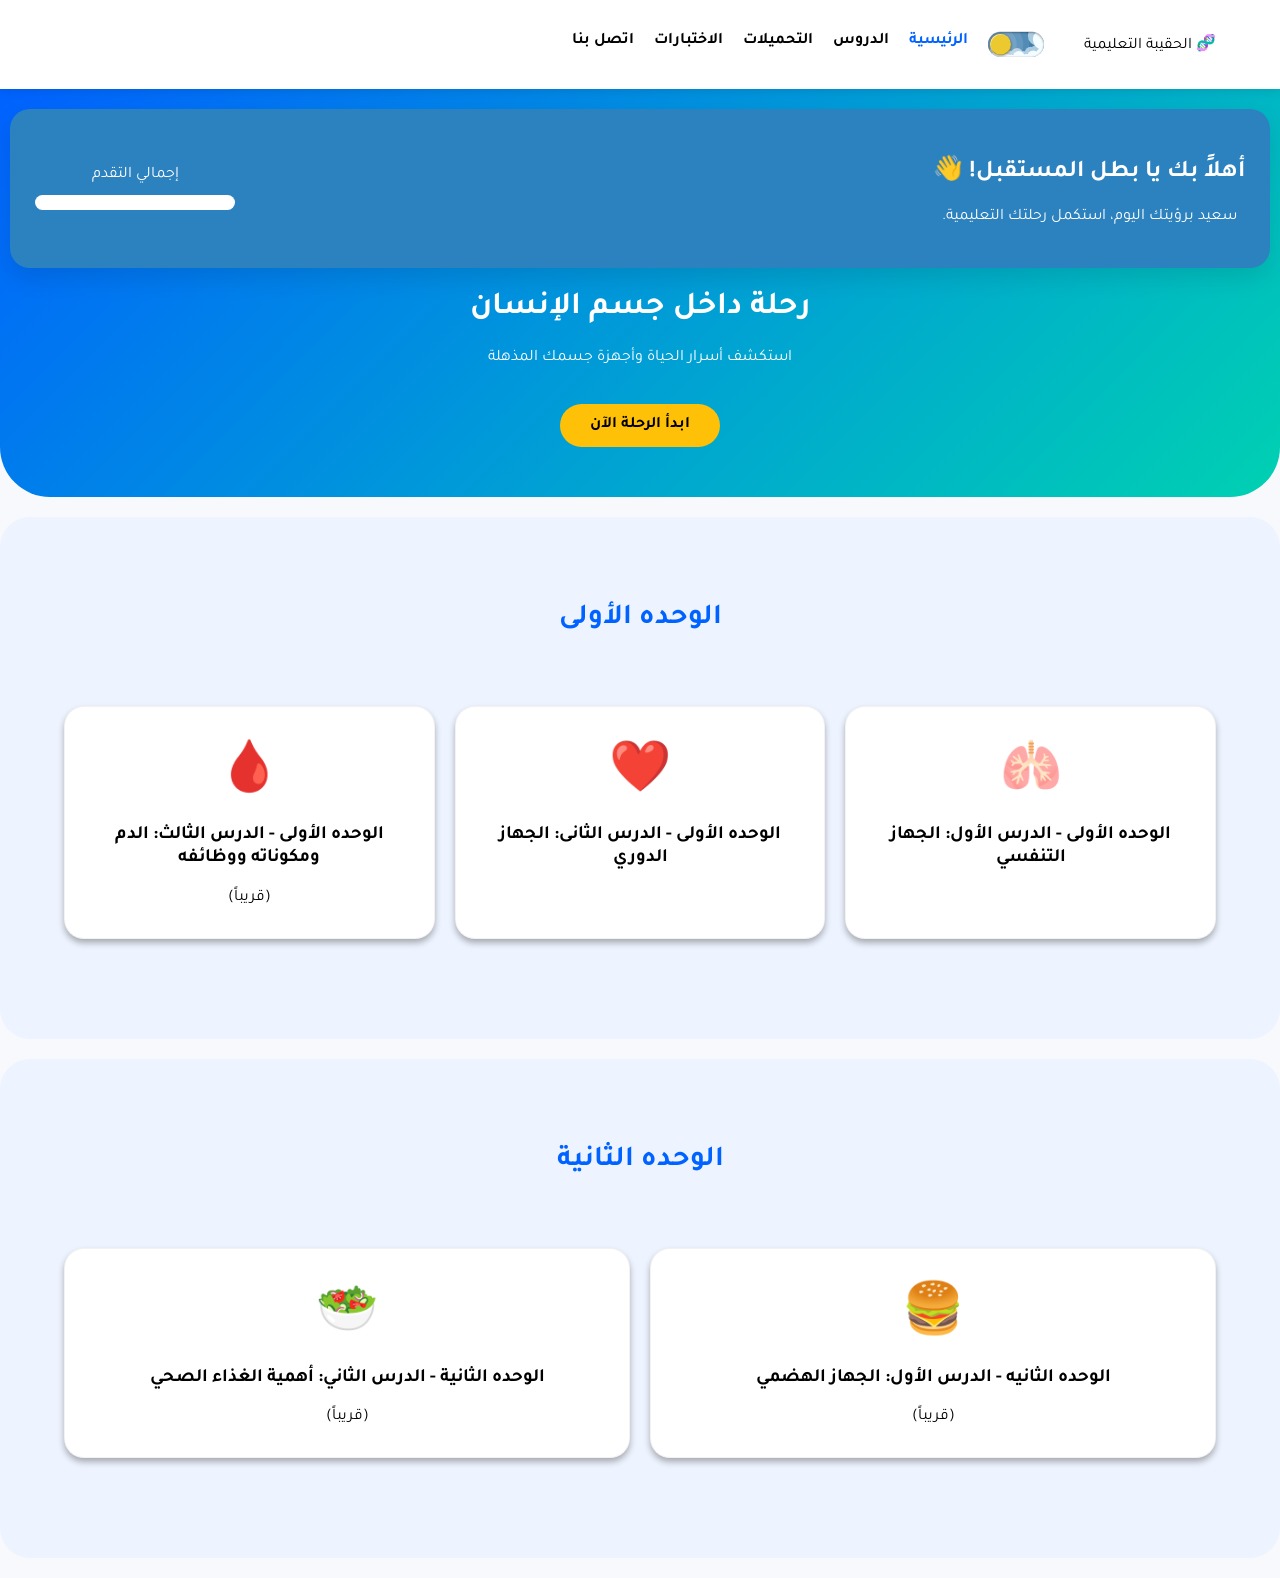
<file: index.html>
<!DOCTYPE html>
<html lang="ar" dir="rtl">
<head>
    <meta charset="UTF-8">
    <meta name="viewport" content="width=device-width, initial-scale=1.0">
    <title>الحقيبة التعليمية | الرئيسية</title>
    <link rel="stylesheet" href="style.css">
    <link href="https://fonts.googleapis.com/css2?family=Tajawal:wght@400;700&display=swap" rel="stylesheet">
    <link href="https://unpkg.com/aos@2.3.1/dist/aos.css" rel="stylesheet">
</head>
<body>
    <nav class="navbar">
        <div class="logo">🧬 الحقيبة التعليمية</div>
        <ul class="nav-links">
            <label class="theme-switch">
  <input type="checkbox" id="darkModeToggle" class="theme-switch__checkbox">
  <div class="theme-switch__container">
    <div class="theme-switch__clouds"></div>
    <div class="theme-switch__stars-container">
      <svg xmlns="http://www.w3.org/2000/svg" viewBox="0 0 144 55" fill="none">
        <path fill-rule="evenodd" clip-rule="evenodd" d="M135.831 3.00688C135.055 3.85027 134.111 4.29946 133 4.35447C134.111 4.40947 135.055 4.85867 135.831 5.71123C136.607 6.55462 136.996 7.56303 136.996 8.72727C136.996 7.95722 137.172 7.25134 137.525 6.59129C137.886 5.93124 138.372 5.39954 138.98 5.00535C139.598 4.60199 140.268 4.39114 141 4.35447C139.88 4.2903 138.936 3.85027 138.16 3.00688C137.384 2.16348 136.996 1.16425 136.996 0C136.996 1.16425 136.607 2.16348 135.831 3.00688ZM31 23.3545C32.1114 23.2995 33.0551 22.8503 33.8313 22.0069C34.6075 21.1635 34.9956 20.1642 34.9956 19C34.9956 20.1642 35.3837 21.1635 36.1599 22.0069C36.9361 22.8503 37.8798 23.2903 39 23.3545C38.2679 23.3911 37.5976 23.602 36.9802 24.0053C36.3716 24.3995 35.8864 24.9312 35.5248 25.5913C35.172 26.2513 34.9956 26.9572 34.9956 27.7273C34.9956 26.563 34.6075 25.5546 33.8313 24.7112C33.0551 23.8587 32.1114 23.4095 31 23.3545ZM0 36.3545C1.11136 36.2995 2.05513 35.8503 2.83131 35.0069C3.6075 34.1635 3.99559 33.1642 3.99559 32C3.99559 33.1642 4.38368 34.1635 5.15987 35.0069C5.93605 35.8503 6.87982 36.2903 8 36.3545C7.26792 36.3911 6.59757 36.602 5.98015 37.0053C5.37155 37.3995 4.88644 37.9312 4.52481 38.5913C4.172 39.2513 3.99559 39.9572 3.99559 40.7273C3.99559 39.563 3.6075 38.5546 2.83131 37.7112C2.05513 36.8587 1.11136 36.4095 0 36.3545ZM56.8313 24.0069C56.0551 24.8503 55.1114 25.2995 54 25.3545C55.1114 25.4095 56.0551 25.8587 56.8313 26.7112C57.6075 27.5546 57.9956 28.563 57.9956 29.7273C57.9956 28.9572 58.172 28.2513 58.5248 27.5913C58.8864 26.9312 59.3716 26.3995 59.9802 26.0053C60.5976 25.602 61.2679 25.3911 62 25.3545C60.8798 25.2903 59.9361 24.8503 59.1599 24.0069C58.3837 23.1635 57.9956 22.1642 57.9956 21C57.9956 22.1642 57.6075 23.1635 56.8313 24.0069ZM81 25.3545C82.1114 25.2995 83.0551 24.8503 83.8313 24.0069C84.6075 23.1635 84.9956 22.1642 84.9956 21C84.9956 22.1642 85.3837 23.1635 86.1599 24.0069C86.9361 24.8503 87.8798 25.2903 89 25.3545C88.2679 25.3911 87.5976 25.602 86.9802 26.0053C86.3716 26.3995 85.8864 26.9312 85.5248 27.5913C85.172 28.2513 84.9956 28.9572 84.9956 29.7273C84.9956 28.563 84.6075 27.5546 83.8313 26.7112C83.0551 25.8587 82.1114 25.4095 81 25.3545ZM136 36.3545C137.111 36.2995 138.055 35.8503 138.831 35.0069C139.607 34.1635 139.996 33.1642 139.996 32C139.996 33.1642 140.384 34.1635 141.16 35.0069C141.936 35.8503 142.88 36.2903 144 36.3545C143.268 36.3911 142.598 36.602 141.98 37.0053C141.372 37.3995 140.886 37.9312 140.525 38.5913C140.172 39.2513 139.996 39.9572 139.996 40.7273C139.996 39.563 139.607 38.5546 138.831 37.7112C138.055 36.8587 137.111 36.4095 136 36.3545ZM101.831 49.0069C101.055 49.8503 100.111 50.2995 99 50.3545C100.111 50.4095 101.055 50.8587 101.831 51.7112C102.607 52.5546 102.996 53.563 102.996 54.7273C102.996 53.9572 103.172 53.2513 103.525 52.5913C103.886 51.9312 104.372 51.3995 104.98 51.0053C105.598 50.602 106.268 50.3911 107 50.3545C105.88 50.2903 104.936 49.8503 104.16 49.0069C103.384 48.1635 102.996 47.1642 102.996 46C102.996 47.1642 102.607 48.1635 101.831 49.0069Z" fill="currentColor"></path>
      </svg>
    </div>
    <div class="theme-switch__circle-container">
      <div class="theme-switch__sun-moon-container">
        <div class="theme-switch__moon">
          <div class="theme-switch__spot"></div>
          <div class="theme-switch__spot"></div>
          <div class="theme-switch__spot"></div>
        </div>
      </div>
    </div>
  </div>
</label>
            <li><a href="index.html" class="active">الرئيسية</a></li>
            <li><a href="lessons.html">الدروس</a></li>
            <li><a href="downloads.html">التحميلات</a></li>
            <li><a href="quizzes.html">الاختبارات</a></li>
            <li><a href="contact.html">اتصل بنا</a></li>
        </ul>
    </nav>

    <header class="hero" data-aos="fade-down" style="background: linear-gradient(135deg, var(--main-blue), var(--accent-color));">
        <section class="container student-dashboard">
    <div class="dashboard-card" data-aos="fade-up">
        <div class="user-info">
            <h2>أهلاً بك يا <span id="userNameDisplay">بطل المستقبل</span>! 👋</h2>
            <p>سعيد برؤيتك اليوم، استكمل رحلتك التعليمية.</p>
        </div>
        <div class="user-stats">
            <div class="stat-item">
                <span class="stat-label">إجمالي التقدم</span>
                <div class="progress-wrapper">
                    <div class="progress-bar-fill" id="overallProgress">0%</div>
                </div>
            </div>
        </div>
    </div>
</section>
        <h1 data-aos="fade-up">رحلة داخل جسم الإنسان</h1>
        <p data-aos="fade-up">استكشف أسرار الحياة وأجهزة جسمك المذهلة</p>
        <a href="lessons.html" class="btn-main" data-aos="fade-up">ابدأ الرحلة الآن</a>
    </header>
    <section class="quick-access-container1">
        <h2 class="section-title">الوحده الأولى</h2>
        <div class="grid-cards">
            <a href="lesson-detail.html" class="device-card">
                <div class="icon">🫁</div>
                <h3>الوحده الأولى - الدرس الأول: الجهاز التنفسي</h3>
            </a>
            <a href="circulatory-detail.html" class="device-card">
    <div class="icon">❤️</div>
    <h3>الوحده الأولى - الدرس الثانى: الجهاز الدوري</h3>
</a>
            <div class="device-card disabled">
                <div class="icon">🩸</div>
                <h3>الوحده الأولى - الدرس الثالث: الدم ومكوناته ووظائفه</h3>
                <span>(قريباً)</span>
            </div>
        </div>
    </section>
    <section class="quick-access-container2">
        <h2 class="section-title">الوحده الثانية</h2>
        <div class="grid-cards">
            <div class="device-card disabled">
                <div class="icon">🍔</div>
                <h3>الوحده الثانيه - الدرس الأول: الجهاز الهضمي</h3>
                <span>(قريباً)</span>
            </div>
            <div class="device-card disabled">
                <div class="icon">🥗</div>
                <h3>الوحده الثانية - الدرس الثاني: أهمية الغذاء الصحي</h3>
                <span>(قريباً)</span>
            </div>
        </div>
    </section>
<script src="script.js"></script>
<script src="https://unpkg.com/aos@2.3.1/dist/aos.js"></script>
<script>
  AOS.init({
    duration: 1000, // مدة الحركة ثانية واحدة
    once: true      // الحركة تحصل مرة واحدة بس وأنت نازل
  });
</script>
</body>
</html>
</file>
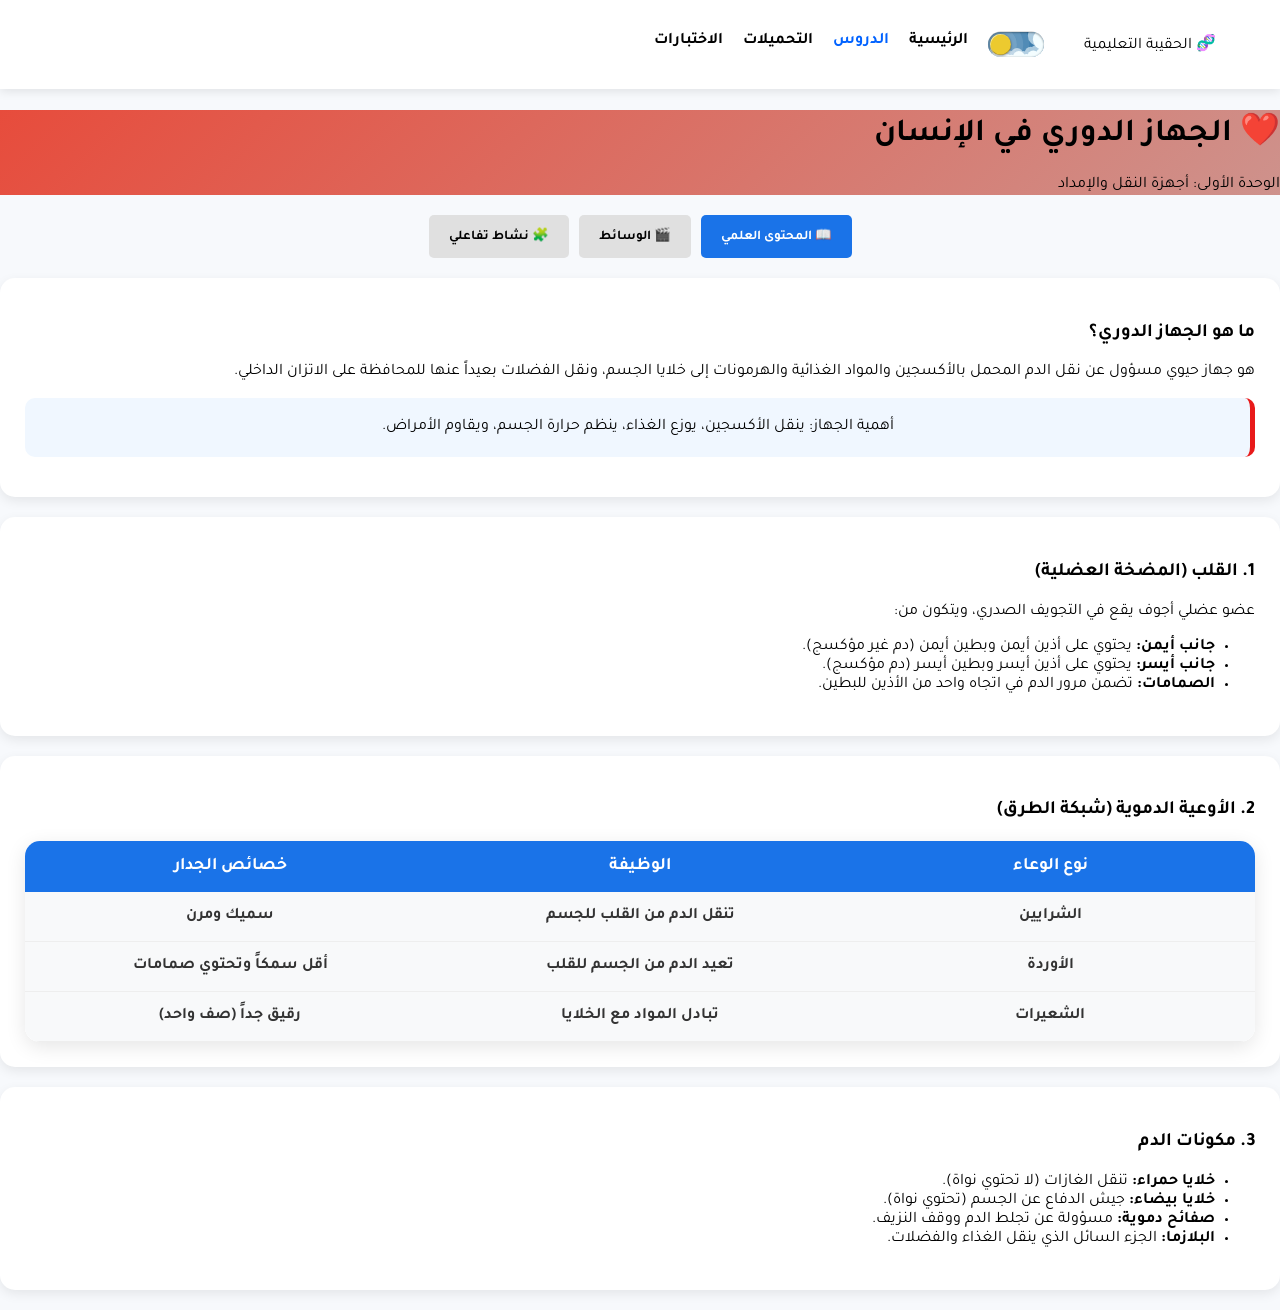
<file: circulatory-detail.html>
<!DOCTYPE html>
<html lang="ar" dir="rtl">
<head>
    <meta charset="UTF-8">
    <meta name="viewport" content="width=device-width, initial-scale=1.0">
    <title>درس الجهاز الدوري | الحقيبة التعليمية</title>
    <link rel="stylesheet" href="style.css">
    <link href="https://fonts.googleapis.com/css2?family=Tajawal:wght@400;700&display=swap" rel="stylesheet">
</head>
<body>

    <nav class="navbar">
        <div class="logo">🧬 الحقيبة التعليمية</div>
        <ul class="nav-links">
            <label class="theme-switch">
  <input type="checkbox" id="darkModeToggle" class="theme-switch__checkbox">
  <div class="theme-switch__container">
    <div class="theme-switch__clouds"></div>
    <div class="theme-switch__stars-container">
      <svg xmlns="http://www.w3.org/2000/svg" viewBox="0 0 144 55" fill="none">
        <path fill-rule="evenodd" clip-rule="evenodd" d="M135.831 3.00688C135.055 3.85027 134.111 4.29946 133 4.35447C134.111 4.40947 135.055 4.85867 135.831 5.71123C136.607 6.55462 136.996 7.56303 136.996 8.72727C136.996 7.95722 137.172 7.25134 137.525 6.59129C137.886 5.93124 138.372 5.39954 138.98 5.00535C139.598 4.60199 140.268 4.39114 141 4.35447C139.88 4.2903 138.936 3.85027 138.16 3.00688C137.384 2.16348 136.996 1.16425 136.996 0C136.996 1.16425 136.607 2.16348 135.831 3.00688ZM31 23.3545C32.1114 23.2995 33.0551 22.8503 33.8313 22.0069C34.6075 21.1635 34.9956 20.1642 34.9956 19C34.9956 20.1642 35.3837 21.1635 36.1599 22.0069C36.9361 22.8503 37.8798 23.2903 39 23.3545C38.2679 23.3911 37.5976 23.602 36.9802 24.0053C36.3716 24.3995 35.8864 24.9312 35.5248 25.5913C35.172 26.2513 34.9956 26.9572 34.9956 27.7273C34.9956 26.563 34.6075 25.5546 33.8313 24.7112C33.0551 23.8587 32.1114 23.4095 31 23.3545ZM0 36.3545C1.11136 36.2995 2.05513 35.8503 2.83131 35.0069C3.6075 34.1635 3.99559 33.1642 3.99559 32C3.99559 33.1642 4.38368 34.1635 5.15987 35.0069C5.93605 35.8503 6.87982 36.2903 8 36.3545C7.26792 36.3911 6.59757 36.602 5.98015 37.0053C5.37155 37.3995 4.88644 37.9312 4.52481 38.5913C4.172 39.2513 3.99559 39.9572 3.99559 40.7273C3.99559 39.563 3.6075 38.5546 2.83131 37.7112C2.05513 36.8587 1.11136 36.4095 0 36.3545ZM56.8313 24.0069C56.0551 24.8503 55.1114 25.2995 54 25.3545C55.1114 25.4095 56.0551 25.8587 56.8313 26.7112C57.6075 27.5546 57.9956 28.563 57.9956 29.7273C57.9956 28.9572 58.172 28.2513 58.5248 27.5913C58.8864 26.9312 59.3716 26.3995 59.9802 26.0053C60.5976 25.602 61.2679 25.3911 62 25.3545C60.8798 25.2903 59.9361 24.8503 59.1599 24.0069C58.3837 23.1635 57.9956 22.1642 57.9956 21C57.9956 22.1642 57.6075 23.1635 56.8313 24.0069ZM81 25.3545C82.1114 25.2995 83.0551 24.8503 83.8313 24.0069C84.6075 23.1635 84.9956 22.1642 84.9956 21C84.9956 22.1642 85.3837 23.1635 86.1599 24.0069C86.9361 24.8503 87.8798 25.2903 89 25.3545C88.2679 25.3911 87.5976 25.602 86.9802 26.0053C86.3716 26.3995 85.8864 26.9312 85.5248 27.5913C85.172 28.2513 84.9956 28.9572 84.9956 29.7273C84.9956 28.563 84.6075 27.5546 83.8313 26.7112C83.0551 25.8587 82.1114 25.4095 81 25.3545ZM136 36.3545C137.111 36.2995 138.055 35.8503 138.831 35.0069C139.607 34.1635 139.996 33.1642 139.996 32C139.996 33.1642 140.384 34.1635 141.16 35.0069C141.936 35.8503 142.88 36.2903 144 36.3545C143.268 36.3911 142.598 36.602 141.98 37.0053C141.372 37.3995 140.886 37.9312 140.525 38.5913C140.172 39.2513 139.996 39.9572 139.996 40.7273C139.996 39.563 139.607 38.5546 138.831 37.7112C138.055 36.8587 137.111 36.4095 136 36.3545ZM101.831 49.0069C101.055 49.8503 100.111 50.2995 99 50.3545C100.111 50.4095 101.055 50.8587 101.831 51.7112C102.607 52.5546 102.996 53.563 102.996 54.7273C102.996 53.9572 103.172 53.2513 103.525 52.5913C103.886 51.9312 104.372 51.3995 104.98 51.0053C105.598 50.602 106.268 50.3911 107 50.3545C105.88 50.2903 104.936 49.8503 104.16 49.0069C103.384 48.1635 102.996 47.1642 102.996 46C102.996 47.1642 102.607 48.1635 101.831 49.0069Z" fill="currentColor"></path>
      </svg>
    </div>
    <div class="theme-switch__circle-container">
      <div class="theme-switch__sun-moon-container">
        <div class="theme-switch__moon">
          <div class="theme-switch__spot"></div>
          <div class="theme-switch__spot"></div>
          <div class="theme-switch__spot"></div>
        </div>
      </div>
    </div>
  </div>
</label>
            <li><a href="index.html">الرئيسية</a></li>
            <li><a href="lessons.html" class="active">الدروس</a></li>
            <li><a href="downloads.html">التحميلات</a></li>
            <li><a href="quizzes.html">الاختبارات</a></li>
        </ul>
    </nav>

    <header class="lesson-header" style="background: linear-gradient(135deg, #e74c3c, #ce928c);">
        <div class="container">
            <h1>❤️ الجهاز الدوري في الإنسان</h1>
            <p>الوحدة الأولى: أجهزة النقل والإمداد</p>
        </div>
    </header>

    <main class="container">
        <div class="internal-tabs">
            <button class="tab-btn active" onclick="switchTab(event, 'theory')">📖 المحتوى العلمي</button>
            <button class="tab-btn" onclick="switchTab(event, 'media')">🎬 الوسائط</button>
            <button class="tab-btn" onclick="switchTab(event, 'activity')">🧩 نشاط تفاعلي</button>
        </div>

        <div id="theory" class="tab-pane active">
            <div class="lesson-card">
                <h3>ما هو الجهاز الدوري؟</h3>
                <p>هو جهاز حيوي مسؤول عن نقل الدم المحمل بالأكسجين والمواد الغذائية والهرمونات إلى خلايا الجسم، ونقل الفضلات بعيداً عنها للمحافظة على الاتزان الداخلي.</p>
                <div class="equation-box2"
                    <strong>أهمية الجهاز:</strong> ينقل الأكسجين، يوزع الغذاء، ينظم حرارة الجسم، ويقاوم الأمراض.
                </div>
            </div>

            <div class="lesson-card">
                <h3>1. القلب (المضخة العضلية)</h3>
                <p>عضو عضلي أجوف يقع في التجويف الصدري، ويتكون من:</p>
                <ul class="anatomy-list">
                    <li><strong>جانب أيمن:</strong> يحتوي على أذين أيمن وبطين أيمن (دم غير مؤكسج).</li>
                    <li><strong>جانب أيسر:</strong> يحتوي على أذين أيسر وبطين أيسر (دم مؤكسج).</li>
                    <li><strong>الصمامات:</strong> تضمن مرور الدم في اتجاه واحد من الأذين للبطين.</li>
                </ul>
            </div>

            <div class="lesson-card">
                <h3>2. الأوعية الدموية (شبكة الطرق)</h3>
                <div class="table-wrapper">
                    <table class="breathing-table">
                        <thead>
                            <tr>
                                <th>نوع الوعاء</th>
                                <th>الوظيفة</th>
                                <th>خصائص الجدار</th>
                            </tr>
                        </thead>
                        <tbody>
                            <tr>
                                <td class="feature">الشرايين</td>
                                <td class="feature">تنقل الدم من القلب للجسم</td>
                                <td class="feature">سميك ومرن</td>
                            </tr>
                            <tr>
                                <td class="feature">الأوردة</td>
                                <td class="feature">تعيد الدم من الجسم للقلب</td>
                                <td class="feature">أقل سمكاً وتحتوي صمامات</td>
                            </tr>
                            <tr>
                                <td class="feature">الشعيرات</td>
                                <td class="feature">تبادل المواد مع الخلايا</td>
                                <td class="feature">رقيق جداً (صف واحد)</td>
                            </tr>
                        </tbody>
                    </table>
                </div>
            </div>

            <div class="lesson-card">
                <h3>3. مكونات الدم</h3>
                <ul class="anatomy-list">
                    <li><strong>خلايا حمراء:</strong> تنقل الغازات (لا تحتوي نواة).</li>
                    <li><strong>خلايا بيضاء:</strong> جيش الدفاع عن الجسم (تحتوي نواة).</li>
                    <li><strong>صفائح دموية:</strong> مسؤولة عن تجلط الدم ووقف النزيف.</li>
                    <li><strong>البلازما:</strong> الجزء السائل الذي ينقل الغذاء والفضلات.</li>
                </ul>
            </div>
        </div>

        <div id="media" class="tab-pane">
            <div class="lesson-card">
                <h3 class="equation-box2">الجهاز الدوري (القلب - الأوعية الدموية - الدم - الدورة الدموية)</h3>
                <div class="video-container">
                <iframe width="560" height="460" src="https://www.youtube.com/embed/UHtqV2HmTuU?si=7ArE2M5yFkF6I5t5" title="YouTube video player" frameborder="0" allow="accelerometer; autoplay; clipboard-write; encrypted-media; gyroscope; picture-in-picture; web-share" referrerpolicy="strict-origin-when-cross-origin" allowfullscreen></iframe>
                </div>
            </div>
            <div class="lesson-card">
                <h3 class="equation-box2"style="border-right-color: #e74c3c;">معرض صور الجهاز الدوري</h3>
                <div class="image-slider">
                    <div class="slides">
                        <div class="slide active">
                            <img src="images/الوحده 1/الدرس 2/heart-internal.jpg" alt="القلب من الداخل">
                            <div class="caption">تركيب حجرات وصمامات القلب</div>
                        </div>
                        <div class="slide">
                            <img src="images/الوحده 1/الدرس 2/blood-components.jpg" alt="مكونات الدم">
                            <div class="caption">خلايا الدم الحمراء والبيضاء والصفائح</div>
                        </div>
                        <div class="slide">
                            <img src="images/الوحده 1/الدرس 2/circulation-map.jpg" alt="الدورة الدموية">
                            <div class="caption">مسار الدورة الدموية الكبرى والصغرى</div>
                        </div>
                    </div>
                    <button class="prev" onclick="changeSlide(-1)">&#10094;</button>
                    <button class="next" onclick="changeSlide(1)">&#10095;</button>
                </div>
            </div>
        </div>

        <div id="activity" class="tab-pane">
            <div class="lesson-card quiz-section">
                <h3>تحدي الأبطال ⚡</h3>
                <p>أي من مكونات الدم التالية ليس له نواة ومسؤول عن نقل الأكسجين؟</p>
                <div class="quiz-options">
                    <button class="q-btn" onclick="checkAnswer(this, true)">خلايا الدم الحمراء</button>
                    <button class="q-btn" onclick="checkAnswer(this, false)">خلايا الدم البيضاء</button>
                    <button class="q-btn" onclick="checkAnswer(this, false)">الصفائح الدموية</button>
                </div>
                <div id="quiz-result"></div>
            </div>
        </div>
    </main>

    <script>
        // دالة التبديل بين التبويبات
        function switchTab(evt, tabId) {
            const panes = document.querySelectorAll('.tab-pane');
            panes.forEach(p => p.classList.remove('active'));
            const btns = document.querySelectorAll('.tab-btn');
            btns.forEach(b => b.classList.remove('active'));
            document.getElementById(tabId).classList.add('active');
            evt.currentTarget.classList.add('active');
        }

        // دالة التحقق من الإجابة
        function checkAnswer(btn, isCorrect) {
            const resultDiv = document.getElementById('quiz-result');
            if(isCorrect) {
                btn.style.background = "#2ecc71";
                btn.style.color = "white";
                resultDiv.innerHTML = "✅ إجابة رائعة! خلايا الدم الحمراء تنقل الأكسجين بفضل الهيموجلوبين.";
                resultDiv.style.color = "#2ecc71";
            } else {
                btn.style.background = "#e74c3c";
                btn.style.color = "white";
                resultDiv.innerHTML = "❌ حاول مرة أخرى.. تذكر من الذي يعطي الدم لونه الأحمر؟";
                resultDiv.style.color = "#e74c3c";
            }
        }

        // دالة السلايدر
        let currentSlide = 0;
        function changeSlide(direction) {
            const slides = document.querySelectorAll('.slide');
            slides[currentSlide].classList.remove('active');
            currentSlide = (currentSlide + direction + slides.length) % slides.length;
            slides[currentSlide].classList.add('active');
        }
    </script>
    <script src="script.js"></script>
</body>
</html>
</file>
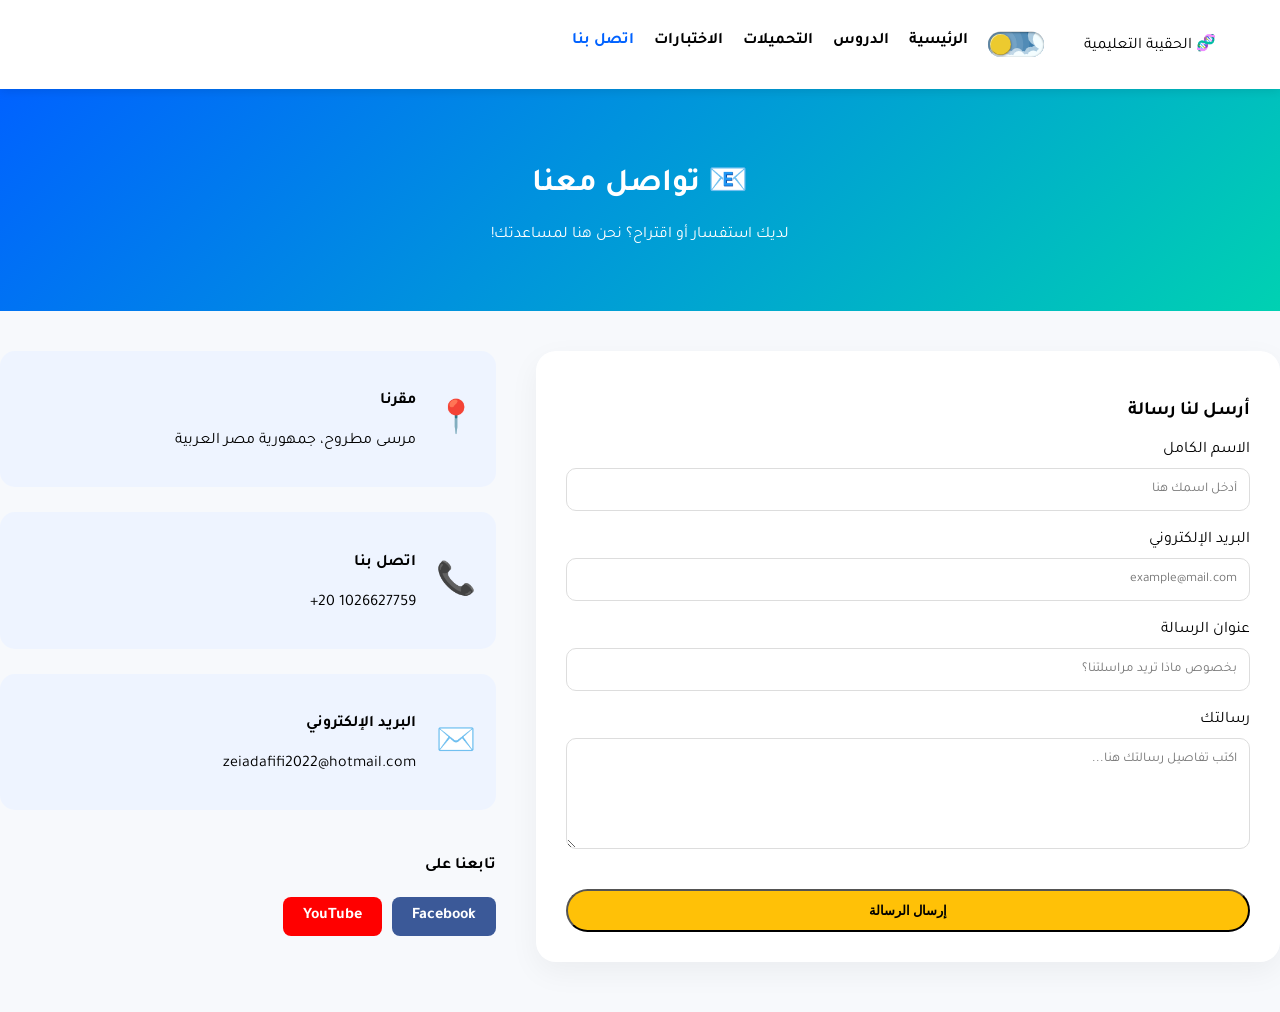
<file: contact.html>
<!DOCTYPE html>
<html lang="ar" dir="rtl">
<head>
    <meta charset="UTF-8">
    <meta name="viewport" content="width=device-width, initial-scale=1.0">
    <title>اتصل بنا | الحقيبة التعليمية</title>
    <link rel="stylesheet" href="style.css">
    <link href="https://fonts.googleapis.com/css2?family=Tajawal:wght@400;700&display=swap" rel="stylesheet">
    <link href="https://unpkg.com/aos@2.3.1/dist/aos.css" rel="stylesheet">
</head>
<body>

    <nav class="navbar">
        <div class="logo">🧬 الحقيبة التعليمية</div>
        <ul class="nav-links">
            <label class="theme-switch">
  <input type="checkbox" id="darkModeToggle" class="theme-switch__checkbox">
  <div class="theme-switch__container">
    <div class="theme-switch__clouds"></div>
    <div class="theme-switch__stars-container">
      <svg xmlns="http://www.w3.org/2000/svg" viewBox="0 0 144 55" fill="none">
        <path fill-rule="evenodd" clip-rule="evenodd" d="M135.831 3.00688C135.055 3.85027 134.111 4.29946 133 4.35447C134.111 4.40947 135.055 4.85867 135.831 5.71123C136.607 6.55462 136.996 7.56303 136.996 8.72727C136.996 7.95722 137.172 7.25134 137.525 6.59129C137.886 5.93124 138.372 5.39954 138.98 5.00535C139.598 4.60199 140.268 4.39114 141 4.35447C139.88 4.2903 138.936 3.85027 138.16 3.00688C137.384 2.16348 136.996 1.16425 136.996 0C136.996 1.16425 136.607 2.16348 135.831 3.00688ZM31 23.3545C32.1114 23.2995 33.0551 22.8503 33.8313 22.0069C34.6075 21.1635 34.9956 20.1642 34.9956 19C34.9956 20.1642 35.3837 21.1635 36.1599 22.0069C36.9361 22.8503 37.8798 23.2903 39 23.3545C38.2679 23.3911 37.5976 23.602 36.9802 24.0053C36.3716 24.3995 35.8864 24.9312 35.5248 25.5913C35.172 26.2513 34.9956 26.9572 34.9956 27.7273C34.9956 26.563 34.6075 25.5546 33.8313 24.7112C33.0551 23.8587 32.1114 23.4095 31 23.3545ZM0 36.3545C1.11136 36.2995 2.05513 35.8503 2.83131 35.0069C3.6075 34.1635 3.99559 33.1642 3.99559 32C3.99559 33.1642 4.38368 34.1635 5.15987 35.0069C5.93605 35.8503 6.87982 36.2903 8 36.3545C7.26792 36.3911 6.59757 36.602 5.98015 37.0053C5.37155 37.3995 4.88644 37.9312 4.52481 38.5913C4.172 39.2513 3.99559 39.9572 3.99559 40.7273C3.99559 39.563 3.6075 38.5546 2.83131 37.7112C2.05513 36.8587 1.11136 36.4095 0 36.3545ZM56.8313 24.0069C56.0551 24.8503 55.1114 25.2995 54 25.3545C55.1114 25.4095 56.0551 25.8587 56.8313 26.7112C57.6075 27.5546 57.9956 28.563 57.9956 29.7273C57.9956 28.9572 58.172 28.2513 58.5248 27.5913C58.8864 26.9312 59.3716 26.3995 59.9802 26.0053C60.5976 25.602 61.2679 25.3911 62 25.3545C60.8798 25.2903 59.9361 24.8503 59.1599 24.0069C58.3837 23.1635 57.9956 22.1642 57.9956 21C57.9956 22.1642 57.6075 23.1635 56.8313 24.0069ZM81 25.3545C82.1114 25.2995 83.0551 24.8503 83.8313 24.0069C84.6075 23.1635 84.9956 22.1642 84.9956 21C84.9956 22.1642 85.3837 23.1635 86.1599 24.0069C86.9361 24.8503 87.8798 25.2903 89 25.3545C88.2679 25.3911 87.5976 25.602 86.9802 26.0053C86.3716 26.3995 85.8864 26.9312 85.5248 27.5913C85.172 28.2513 84.9956 28.9572 84.9956 29.7273C84.9956 28.563 84.6075 27.5546 83.8313 26.7112C83.0551 25.8587 82.1114 25.4095 81 25.3545ZM136 36.3545C137.111 36.2995 138.055 35.8503 138.831 35.0069C139.607 34.1635 139.996 33.1642 139.996 32C139.996 33.1642 140.384 34.1635 141.16 35.0069C141.936 35.8503 142.88 36.2903 144 36.3545C143.268 36.3911 142.598 36.602 141.98 37.0053C141.372 37.3995 140.886 37.9312 140.525 38.5913C140.172 39.2513 139.996 39.9572 139.996 40.7273C139.996 39.563 139.607 38.5546 138.831 37.7112C138.055 36.8587 137.111 36.4095 136 36.3545ZM101.831 49.0069C101.055 49.8503 100.111 50.2995 99 50.3545C100.111 50.4095 101.055 50.8587 101.831 51.7112C102.607 52.5546 102.996 53.563 102.996 54.7273C102.996 53.9572 103.172 53.2513 103.525 52.5913C103.886 51.9312 104.372 51.3995 104.98 51.0053C105.598 50.602 106.268 50.3911 107 50.3545C105.88 50.2903 104.936 49.8503 104.16 49.0069C103.384 48.1635 102.996 47.1642 102.996 46C102.996 47.1642 102.607 48.1635 101.831 49.0069Z" fill="currentColor"></path>
      </svg>
    </div>
    <div class="theme-switch__circle-container">
      <div class="theme-switch__sun-moon-container">
        <div class="theme-switch__moon">
          <div class="theme-switch__spot"></div>
          <div class="theme-switch__spot"></div>
          <div class="theme-switch__spot"></div>
        </div>
      </div>
    </div>
  </div>
</label>
            <li><a href="index.html">الرئيسية</a></li>
            <li><a href="lessons.html">الدروس</a></li>
            <li><a href="downloads.html">التحميلات</a></li>
            <li><a href="quizzes.html">الاختبارات</a></li>
            <li><a href="contact.html" class="active">اتصل بنا</a></li>
        </ul>
    </nav>

    <header class="page-header" style="background: linear-gradient(135deg, var(--main-blue), var(--accent-color));">
        <div class="container" data-aos="zoom-in">
            <h1>📧 تواصل معنا</h1>
            <p>لديك استفسار أو اقتراح؟ نحن هنا لمساعدتك!</p>
        </div>
    </header>

    <main class="container contact-section">
        <div class="contact-grid">
            
            <div class="contact-form-card" data-aos="fade-left">
                <h3>أرسل لنا رسالة</h3>
                <form id="contactForm">
                    <div class="input-group">
                        <label>الاسم الكامل</label>
                        <input type="text" placeholder="أدخل اسمك هنا" required>
                    </div>
                    <div class="input-group">
                        <label>البريد الإلكتروني</label>
                        <input type="email" placeholder="example@mail.com" required>
                    </div>
                    <div class="input-group">
                        <label>عنوان الرسالة</label>
                        <input type="text" placeholder="بخصوص ماذا تريد مراسلتنا؟">
                    </div>
                    <div class="input-group">
                        <label>رسالتك</label>
                        <textarea rows="5" placeholder="اكتب تفاصيل رسالتك هنا..." required></textarea>
                    </div>
                    <button type="submit" class="btn-main" style="width: 100%;">إرسال الرسالة</button>
                </form>
            </div>

            <div class="contact-info" data-aos="fade-right">
                <div class="info-item">
                    <div class="icon">📍</div>
                    <div>
                        <h4>مقرنا</h4>
                        <p>مرسى مطروح، جمهورية مصر العربية</p>
                    </div>
                </div>
                <div class="info-item">
                    <div class="icon">📞</div>
                    <div>
                        <h4>اتصل بنا</h4>
                        <p lang="en" dir="ltr">+20 1026627759</p>
                    </div>
                </div>
                <div class="info-item">
                    <div class="icon">✉️</div>
                    <div>
                        <h4>البريد الإلكتروني</h4>
                        <p>zeiadafifi2022@hotmail.com</p>
                    </div>
                </div>

                <div class="social-links">
                    <h4>تابعنا على</h4>
                    <div class="social-icons">
                        <a href="#" class="social-btn fb">Facebook</a>
                        <a href="#" class="social-btn yt">YouTube</a>
                    </div>
                </div>
            </div>

        </div>
    </main>

    <script src="https://unpkg.com/aos@2.3.1/dist/aos.js"></script>
    <script>AOS.init();</script>
    <script src="script.js"></script>
    <style>
        /* Contact Page Styles */
.contact-grid {
    display: grid;
    grid-template-columns: 1.5fr 1fr;
    gap: 40px;
    margin-top: 40px;
    margin-bottom: 50px;
}

.contact-form-card {
    background: white;
    padding: 30px;
    border-radius: 20px;
    box-shadow: 0 10px 30px rgba(0,0,0,0.05);
}

.input-group {
    margin-bottom: 20px;
    display: flex;
    flex-direction: column;
    gap: 8px;
}

.input-group input, .input-group textarea {
    padding: 12px;
    border: 1px solid #ddd;
    border-radius: 10px;
    font-family: 'Tajawal', sans-serif;
    outline: none;
    transition: 0.3s;
}

.input-group input:focus, .input-group textarea:focus {
    border-color: var(--main-blue);
    box-shadow: 0 0 5px rgba(0,98,255,0.2);
}

.contact-info {
    display: flex;
    flex-direction: column;
    gap: 25px;
}

.info-item {
    display: flex;
    align-items: center;
    gap: 20px;
    background: var(--soft-blue);
    padding: 20px;
    border-radius: 15px;
}

.info-item .icon {
    font-size: 2rem;
}

.social-icons {
    display: flex;
    gap: 10px;
    margin-top: 10px;
}

.social-btn {
    padding: 10px 20px;
    border-radius: 8px;
    text-decoration: none;
    color: white;
    font-weight: bold;
}

.fb { background: #3b5998; }
.yt { background: #ff0000; }

/* Responsive Contact */
@media (max-width: 768px) {
    .contact-grid {
        grid-template-columns: 1fr;
    }
}
    </style>
</body>
</html>
</file>
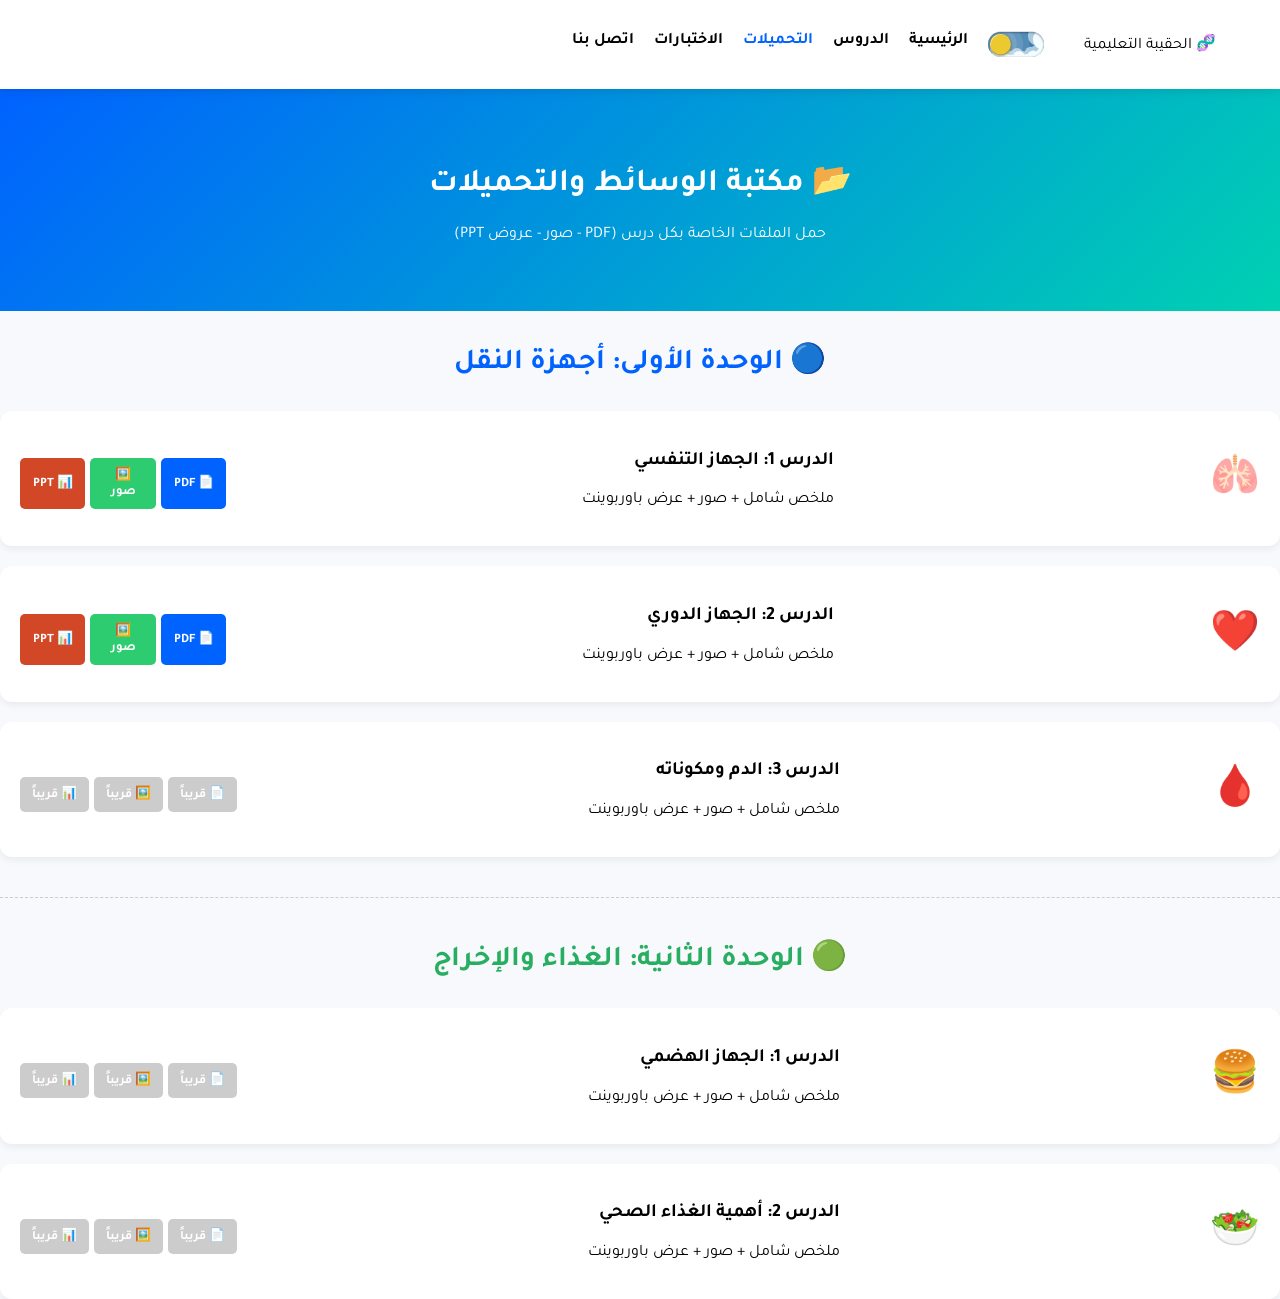
<file: downloads.html>
<!DOCTYPE html>
<html lang="ar" dir="rtl">
<head>
    <meta charset="UTF-8">
    <meta name="viewport" content="width=device-width, initial-scale=1.0">
    <title>مكتبة التحميلات | الحقيبة التعليمية</title>
    <link rel="stylesheet" href="style.css">
    <link href="https://fonts.googleapis.com/css2?family=Tajawal:wght@400;700&display=swap" rel="stylesheet">
    <link href="https://unpkg.com/aos@2.3.1/dist/aos.css" rel="stylesheet">
</head>
<body>
    <nav class="navbar">
        <div class="logo">🧬 الحقيبة التعليمية</div>
        <ul class="nav-links">
            <label class="theme-switch">
  <input type="checkbox" id="darkModeToggle" class="theme-switch__checkbox">
  <div class="theme-switch__container">
    <div class="theme-switch__clouds"></div>
    <div class="theme-switch__stars-container">
      <svg xmlns="http://www.w3.org/2000/svg" viewBox="0 0 144 55" fill="none">
        <path fill-rule="evenodd" clip-rule="evenodd" d="M135.831 3.00688C135.055 3.85027 134.111 4.29946 133 4.35447C134.111 4.40947 135.055 4.85867 135.831 5.71123C136.607 6.55462 136.996 7.56303 136.996 8.72727C136.996 7.95722 137.172 7.25134 137.525 6.59129C137.886 5.93124 138.372 5.39954 138.98 5.00535C139.598 4.60199 140.268 4.39114 141 4.35447C139.88 4.2903 138.936 3.85027 138.16 3.00688C137.384 2.16348 136.996 1.16425 136.996 0C136.996 1.16425 136.607 2.16348 135.831 3.00688ZM31 23.3545C32.1114 23.2995 33.0551 22.8503 33.8313 22.0069C34.6075 21.1635 34.9956 20.1642 34.9956 19C34.9956 20.1642 35.3837 21.1635 36.1599 22.0069C36.9361 22.8503 37.8798 23.2903 39 23.3545C38.2679 23.3911 37.5976 23.602 36.9802 24.0053C36.3716 24.3995 35.8864 24.9312 35.5248 25.5913C35.172 26.2513 34.9956 26.9572 34.9956 27.7273C34.9956 26.563 34.6075 25.5546 33.8313 24.7112C33.0551 23.8587 32.1114 23.4095 31 23.3545ZM0 36.3545C1.11136 36.2995 2.05513 35.8503 2.83131 35.0069C3.6075 34.1635 3.99559 33.1642 3.99559 32C3.99559 33.1642 4.38368 34.1635 5.15987 35.0069C5.93605 35.8503 6.87982 36.2903 8 36.3545C7.26792 36.3911 6.59757 36.602 5.98015 37.0053C5.37155 37.3995 4.88644 37.9312 4.52481 38.5913C4.172 39.2513 3.99559 39.9572 3.99559 40.7273C3.99559 39.563 3.6075 38.5546 2.83131 37.7112C2.05513 36.8587 1.11136 36.4095 0 36.3545ZM56.8313 24.0069C56.0551 24.8503 55.1114 25.2995 54 25.3545C55.1114 25.4095 56.0551 25.8587 56.8313 26.7112C57.6075 27.5546 57.9956 28.563 57.9956 29.7273C57.9956 28.9572 58.172 28.2513 58.5248 27.5913C58.8864 26.9312 59.3716 26.3995 59.9802 26.0053C60.5976 25.602 61.2679 25.3911 62 25.3545C60.8798 25.2903 59.9361 24.8503 59.1599 24.0069C58.3837 23.1635 57.9956 22.1642 57.9956 21C57.9956 22.1642 57.6075 23.1635 56.8313 24.0069ZM81 25.3545C82.1114 25.2995 83.0551 24.8503 83.8313 24.0069C84.6075 23.1635 84.9956 22.1642 84.9956 21C84.9956 22.1642 85.3837 23.1635 86.1599 24.0069C86.9361 24.8503 87.8798 25.2903 89 25.3545C88.2679 25.3911 87.5976 25.602 86.9802 26.0053C86.3716 26.3995 85.8864 26.9312 85.5248 27.5913C85.172 28.2513 84.9956 28.9572 84.9956 29.7273C84.9956 28.563 84.6075 27.5546 83.8313 26.7112C83.0551 25.8587 82.1114 25.4095 81 25.3545ZM136 36.3545C137.111 36.2995 138.055 35.8503 138.831 35.0069C139.607 34.1635 139.996 33.1642 139.996 32C139.996 33.1642 140.384 34.1635 141.16 35.0069C141.936 35.8503 142.88 36.2903 144 36.3545C143.268 36.3911 142.598 36.602 141.98 37.0053C141.372 37.3995 140.886 37.9312 140.525 38.5913C140.172 39.2513 139.996 39.9572 139.996 40.7273C139.996 39.563 139.607 38.5546 138.831 37.7112C138.055 36.8587 137.111 36.4095 136 36.3545ZM101.831 49.0069C101.055 49.8503 100.111 50.2995 99 50.3545C100.111 50.4095 101.055 50.8587 101.831 51.7112C102.607 52.5546 102.996 53.563 102.996 54.7273C102.996 53.9572 103.172 53.2513 103.525 52.5913C103.886 51.9312 104.372 51.3995 104.98 51.0053C105.598 50.602 106.268 50.3911 107 50.3545C105.88 50.2903 104.936 49.8503 104.16 49.0069C103.384 48.1635 102.996 47.1642 102.996 46C102.996 47.1642 102.607 48.1635 101.831 49.0069Z" fill="currentColor"></path>
      </svg>
    </div>
    <div class="theme-switch__circle-container">
      <div class="theme-switch__sun-moon-container">
        <div class="theme-switch__moon">
          <div class="theme-switch__spot"></div>
          <div class="theme-switch__spot"></div>
          <div class="theme-switch__spot"></div>
        </div>
      </div>
    </div>
  </div>
</label>
            <li><a href="index.html">الرئيسية</a></li>
            <li><a href="lessons.html">الدروس</a></li>
            <li><a href="downloads.html" class="active">التحميلات</a></li>
            <li><a href="quizzes.html">الاختبارات</a></li>
            <li><a href="contact.html">اتصل بنا</a></li>
        </ul>
    </nav>

    <header class="page-header" data-aos="fade-down" style="background: linear-gradient(135deg, var(--main-blue), var(--accent-color));">
        <div class="container">
            <h1>📂 مكتبة الوسائط والتحميلات</h1>
            <p>حمل الملفات الخاصة بكل درس (PDF - صور - عروض PPT)</p>
        </div>
    </header>

    <main class="container" data-aos="fade-up">
        
        <h2 class="section-title" style="margin-top: 30px; color: var(--main-blue);">🔵 الوحدة الأولى: أجهزة النقل</h2>

        <div class="downloads-grid">
            <div class="download-card">
                <div class="file-icon">🫁</div>
                <div class="file-info">
                    <h3>الدرس 1: الجهاز التنفسي</h3>
                    <p>ملخص شامل + صور + عرض باوربوينت</p>
                </div>
                <div class="download-actions">
                    <a href="files/الوحده 1/الدرس 1/الدرس 1 الجهاز التنفسي.pdf" download class="download-btn">📄 PDF</a>
                    
                    <a href="images/الوحده 1/الدرس_1_صور.zip" download class="download-btn img-btn">🖼️ صور</a>
                    
                    <a href="files/الوحده 1/ppt/الدرس 1/الدرس 1.pptx" download class="download-btn ppt-btn" style="background:#d24726">📊 PPT</a>
                </div>
            </div>

            <div class="download-card">
                <div class="file-icon">❤️</div>
                <div class="file-info">
                    <h3>الدرس 2: الجهاز الدوري</h3>
                    <p>ملخص شامل + صور + عرض باوربوينت</p>
                </div>
                <div class="download-actions">
                    <a href="files/الوحده 1/الدرس 2/الدرس 2 الجهاز الدوري.pdf" download class="download-btn">📄 PDF</a>
                    
                    <a href="images/الوحده 1/الدرس_2_صور.zip" download class="download-btn img-btn">🖼️ صور</a>
                    
                    <a href="files/الوحده 1/ppt/الدرس 2/الدرس 2.pptx" download class="download-btn ppt-btn" style="background:#d24726">📊 PPT</a>
                </div>
            </div>

            <div class="download-card">
                <div class="file-icon">🩸</div>
                <div class="file-info">
                    <h3>الدرس 3: الدم ومكوناته</h3>
                    <p>ملخص شامل + صور + عرض باوربوينت</p>
                </div>
                <div class="download-actions">
                    <a href="#" class="download-btn" style="background:#ccc;">📄 قريباً</a>
                    <a href="#" class="download-btn img-btn" style="background:#ccc;">🖼️ قريباً</a>
                    <a href="#" class="download-btn ppt-btn" style="background:#ccc;">📊 قريباً</a>
                </div>
            </div>
        </div>

        <hr style="margin: 40px 0; border: 0; border-top: 1px dashed #ccc;">

        <h2 class="section-title" style="color: #27ae60;">🟢 الوحدة الثانية: الغذاء والإخراج</h2>

        <div class="downloads-grid">
            <div class="download-card">
                <div class="file-icon">🍔</div>
                <div class="file-info">
                    <h3>الدرس 1: الجهاز الهضمي</h3>
                    <p>ملخص شامل + صور + عرض باوربوينت</p>
                </div>
                <div class="download-actions">
                    <a href="#" class="download-btn" style="background:#ccc;">📄 قريباً</a>
                    <a href="#" class="download-btn img-btn" style="background:#ccc;">🖼️ قريباً</a>
                    <a href="#" class="download-btn ppt-btn" style="background:#ccc;">📊 قريباً</a>
                </div>
            </div>
            <div class="download-card">
                <div class="file-icon">🥗</div>
                <div class="file-info">
                    <h3>الدرس 2: أهمية الغذاء الصحي</h3>
                    <p>ملخص شامل + صور + عرض باوربوينت</p>
                </div>
                <div class="download-actions">
                    <a href="#" class="download-btn" style="background:#ccc;">📄 قريباً</a>
                    <a href="#" class="download-btn img-btn" style="background:#ccc;">🖼️ قريباً</a>
                    <a href="#" class="download-btn ppt-btn" style="background:#ccc;">📊 قريباً</a>
                </div>
            </div>
        </div>

    </main>

    <style>
        .download-actions {
            display: flex;
            gap: 5px;
            flex-wrap: wrap;
            margin-top: 10px;
        }
        .download-actions .download-btn {
            padding: 8px 12px;
            font-size: 0.8rem;
            flex: 1;
            text-align: center;
            text-decoration: none;
            border-radius: 5px;
            color: white;
            background: var(--main-blue, #1a73e8);
        }
        .download-actions .img-btn { background: #2ecc71; }
        .download-actions .ppt-btn { background: #d24726; }
    </style>
    <script src="script.js"></script>
    <script src="https://unpkg.com/aos@2.3.1/dist/aos.js"></script>
    <script>
        AOS.init({
            duration: 800,
            once: true
        });
     </script>
</body>
</html>
</file>
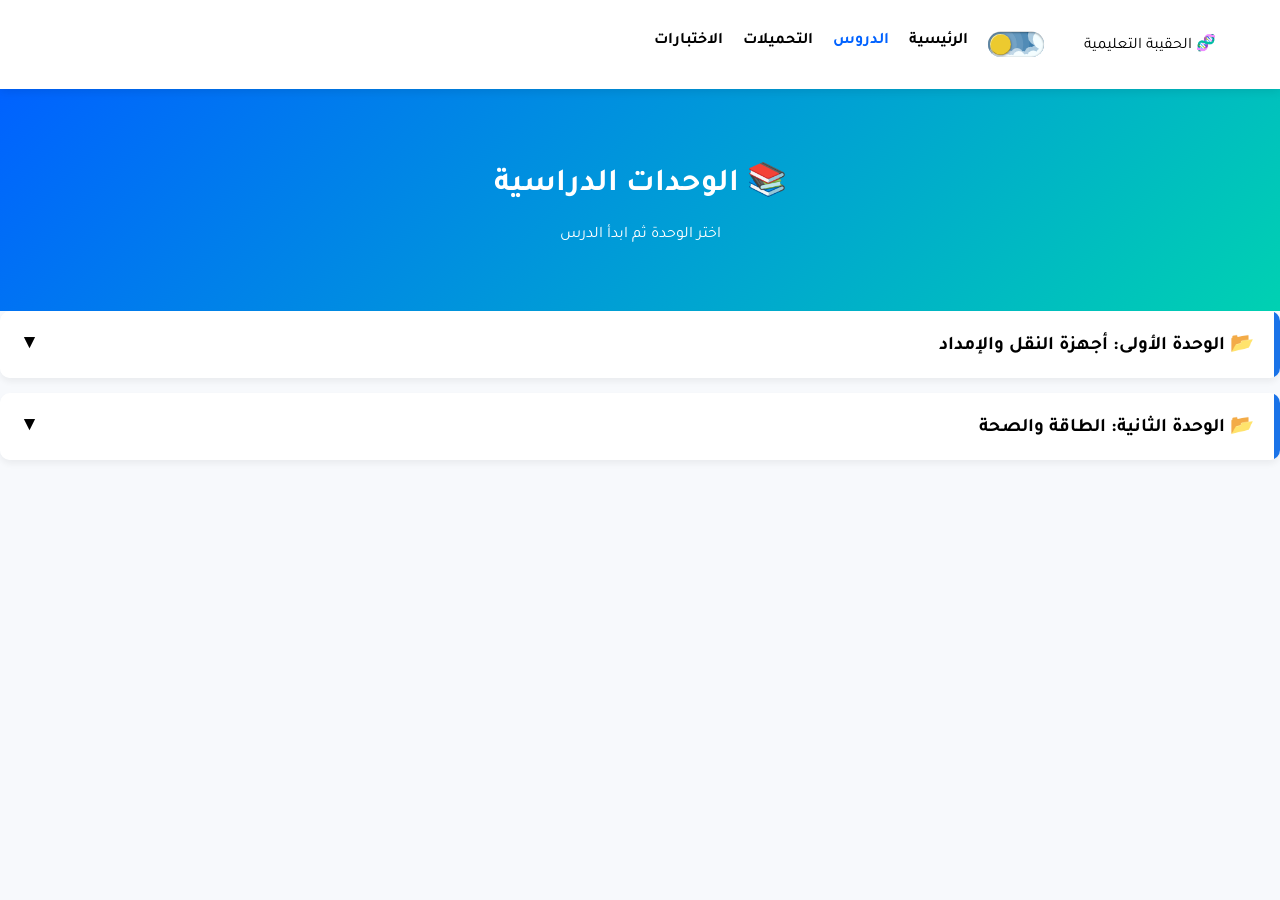
<file: lessons.html>
<!DOCTYPE html>
<html lang="ar" dir="rtl">
<head>
    <meta charset="UTF-8">
    <meta name="viewport" content="width=device-width, initial-scale=1.0">
    <title>فهرس الدروس | الحقيبة التعليمية</title>
    <link rel="stylesheet" href="style.css">
    <link href="https://fonts.googleapis.com/css2?family=Tajawal:wght@400;700&display=swap" rel="stylesheet">
    <link href="https://unpkg.com/aos@2.3.1/dist/aos.css" rel="stylesheet">
</head>
<body>
    <nav class="navbar">
        <div class="logo">🧬 الحقيبة التعليمية</div>
        <ul class="nav-links">
            <label class="theme-switch">
  <input type="checkbox" id="darkModeToggle" class="theme-switch__checkbox">
  <div class="theme-switch__container">
    <div class="theme-switch__clouds"></div>
    <div class="theme-switch__stars-container">
      <svg xmlns="http://www.w3.org/2000/svg" viewBox="0 0 144 55" fill="none">
        <path fill-rule="evenodd" clip-rule="evenodd" d="M135.831 3.00688C135.055 3.85027 134.111 4.29946 133 4.35447C134.111 4.40947 135.055 4.85867 135.831 5.71123C136.607 6.55462 136.996 7.56303 136.996 8.72727C136.996 7.95722 137.172 7.25134 137.525 6.59129C137.886 5.93124 138.372 5.39954 138.98 5.00535C139.598 4.60199 140.268 4.39114 141 4.35447C139.88 4.2903 138.936 3.85027 138.16 3.00688C137.384 2.16348 136.996 1.16425 136.996 0C136.996 1.16425 136.607 2.16348 135.831 3.00688ZM31 23.3545C32.1114 23.2995 33.0551 22.8503 33.8313 22.0069C34.6075 21.1635 34.9956 20.1642 34.9956 19C34.9956 20.1642 35.3837 21.1635 36.1599 22.0069C36.9361 22.8503 37.8798 23.2903 39 23.3545C38.2679 23.3911 37.5976 23.602 36.9802 24.0053C36.3716 24.3995 35.8864 24.9312 35.5248 25.5913C35.172 26.2513 34.9956 26.9572 34.9956 27.7273C34.9956 26.563 34.6075 25.5546 33.8313 24.7112C33.0551 23.8587 32.1114 23.4095 31 23.3545ZM0 36.3545C1.11136 36.2995 2.05513 35.8503 2.83131 35.0069C3.6075 34.1635 3.99559 33.1642 3.99559 32C3.99559 33.1642 4.38368 34.1635 5.15987 35.0069C5.93605 35.8503 6.87982 36.2903 8 36.3545C7.26792 36.3911 6.59757 36.602 5.98015 37.0053C5.37155 37.3995 4.88644 37.9312 4.52481 38.5913C4.172 39.2513 3.99559 39.9572 3.99559 40.7273C3.99559 39.563 3.6075 38.5546 2.83131 37.7112C2.05513 36.8587 1.11136 36.4095 0 36.3545ZM56.8313 24.0069C56.0551 24.8503 55.1114 25.2995 54 25.3545C55.1114 25.4095 56.0551 25.8587 56.8313 26.7112C57.6075 27.5546 57.9956 28.563 57.9956 29.7273C57.9956 28.9572 58.172 28.2513 58.5248 27.5913C58.8864 26.9312 59.3716 26.3995 59.9802 26.0053C60.5976 25.602 61.2679 25.3911 62 25.3545C60.8798 25.2903 59.9361 24.8503 59.1599 24.0069C58.3837 23.1635 57.9956 22.1642 57.9956 21C57.9956 22.1642 57.6075 23.1635 56.8313 24.0069ZM81 25.3545C82.1114 25.2995 83.0551 24.8503 83.8313 24.0069C84.6075 23.1635 84.9956 22.1642 84.9956 21C84.9956 22.1642 85.3837 23.1635 86.1599 24.0069C86.9361 24.8503 87.8798 25.2903 89 25.3545C88.2679 25.3911 87.5976 25.602 86.9802 26.0053C86.3716 26.3995 85.8864 26.9312 85.5248 27.5913C85.172 28.2513 84.9956 28.9572 84.9956 29.7273C84.9956 28.563 84.6075 27.5546 83.8313 26.7112C83.0551 25.8587 82.1114 25.4095 81 25.3545ZM136 36.3545C137.111 36.2995 138.055 35.8503 138.831 35.0069C139.607 34.1635 139.996 33.1642 139.996 32C139.996 33.1642 140.384 34.1635 141.16 35.0069C141.936 35.8503 142.88 36.2903 144 36.3545C143.268 36.3911 142.598 36.602 141.98 37.0053C141.372 37.3995 140.886 37.9312 140.525 38.5913C140.172 39.2513 139.996 39.9572 139.996 40.7273C139.996 39.563 139.607 38.5546 138.831 37.7112C138.055 36.8587 137.111 36.4095 136 36.3545ZM101.831 49.0069C101.055 49.8503 100.111 50.2995 99 50.3545C100.111 50.4095 101.055 50.8587 101.831 51.7112C102.607 52.5546 102.996 53.563 102.996 54.7273C102.996 53.9572 103.172 53.2513 103.525 52.5913C103.886 51.9312 104.372 51.3995 104.98 51.0053C105.598 50.602 106.268 50.3911 107 50.3545C105.88 50.2903 104.936 49.8503 104.16 49.0069C103.384 48.1635 102.996 47.1642 102.996 46C102.996 47.1642 102.607 48.1635 101.831 49.0069Z" fill="currentColor"></path>
      </svg>
    </div>
    <div class="theme-switch__circle-container">
      <div class="theme-switch__sun-moon-container">
        <div class="theme-switch__moon">
          <div class="theme-switch__spot"></div>
          <div class="theme-switch__spot"></div>
          <div class="theme-switch__spot"></div>
        </div>
      </div>
    </div>
  </div>
</label>
            <li><a href="index.html">الرئيسية</a></li>
            <li><a href="lessons.html" class="active">الدروس</a></li>
            <li><a href="downloads.html">التحميلات</a></li>
            <li><a href="quizzes.html">الاختبارات</a></li>
        </ul>
    </nav>

    <header class="page-header" data-aos="fade-down" style="background: linear-gradient(135deg, var(--main-blue), var(--accent-color));">
        <div class="container">
            <h1>📚 الوحدات الدراسية</h1>
            <p>اختر الوحدة ثم ابدأ الدرس</p>
        </div>
    </header>

    <main class="container" data-aos="fade-up">
        <div class="unit-section">
            <button class="unit-header" onclick="toggleUnit('unit1')">
                <span>📂 الوحدة الأولى: أجهزة النقل والإمداد</span>
                <span class="arrow">▼</span>
            </button>
            <div id="unit1" class="unit-content">
                <div class="lessons-list">
                    <a href="lesson-detail.html" class="lesson-item">
                        <span class="icon">🫁</span>
                        <div class="text">
                            <h4>الدرس الأول: الجهاز التنفسي</h4>
                            <p>تعرف على آلية الشهيق والزفير وتبادل الغازات.</p>
                        </div>
                    </a>
                    <a href="circulatory-detail.html" class="lesson-item">
                        <span class="icon">❤️</span>
                        <div class="text">
                            <h4>الدرس الثاني: الجهاز الدوري</h4>
                            <p>وظيفة القلب والأوعية الدموية ومكونات الدم.</p>
                        </div>
                    </a>
                    <a href="#" class="lesson-item disabled">
                        <span class="icon">🩸</span>
                        <div class="text">
                            <h4>الدرس الثالث: الدم ومكوناته</h4>
                            <p>تعرف على أنواع الدم ومكوناته ووظائفه.</p>
                        </div>
                    </a>
                </div>
            </div>
        </div>

        <div class="unit-section">
            <button class="unit-header" onclick="toggleUnit('unit2')">
                <span>📂 الوحدة الثانية: الطاقة والصحة</span>
                <span class="arrow">▼</span>
            </button>
            <div id="unit2" class="unit-content">
                <div class="lessons-list">
                    <a href="#" class="lesson-item disabled">
                        <span class="icon">🍔</span>
                        <div class="text">
                            <h4>الدرس الأول: الجهاز الهضمي</h4>
                            <p>رحلة الطعام من الفم إلى الإخراج.</p>
                        </div>
                    </a>
                    <a href="#" class="lesson-item disabled">
                        <span class="icon">🥗</span>
                        <div class="text">
                            <h4>الدرس الثاني: أهمية الغذاء الصحي</h4>
                            <p>الهرم الغذائي وكيفية الحفاظ على سلامة الجسم.</p>
                        </div>
                    </a>
                </div>
            </div>
        </div>
    </main>

    <script>
        function toggleUnit(unitId) {
            const content = document.getElementById(unitId);
            const header = content.previousElementSibling;
            
            // إغلاق أي وحدة أخرى مفتوحة (اختياري)
            // document.querySelectorAll('.unit-content').forEach(u => {
            //     if(u.id !== unitId) u.classList.remove('open');
            // });

            content.classList.toggle('open');
            header.classList.toggle('active');
        }
    </script>
    <script src="script.js"></script>
    <script src="https://unpkg.com/aos@2.3.1/dist/aos.js"></script>
<script>
  AOS.init({
    duration: 1000, // مدة الحركة ثانية واحدة
    once: true      // الحركة تحصل مرة واحدة بس وأنت نازل
  });
</script>
</body>
</html>
</file>
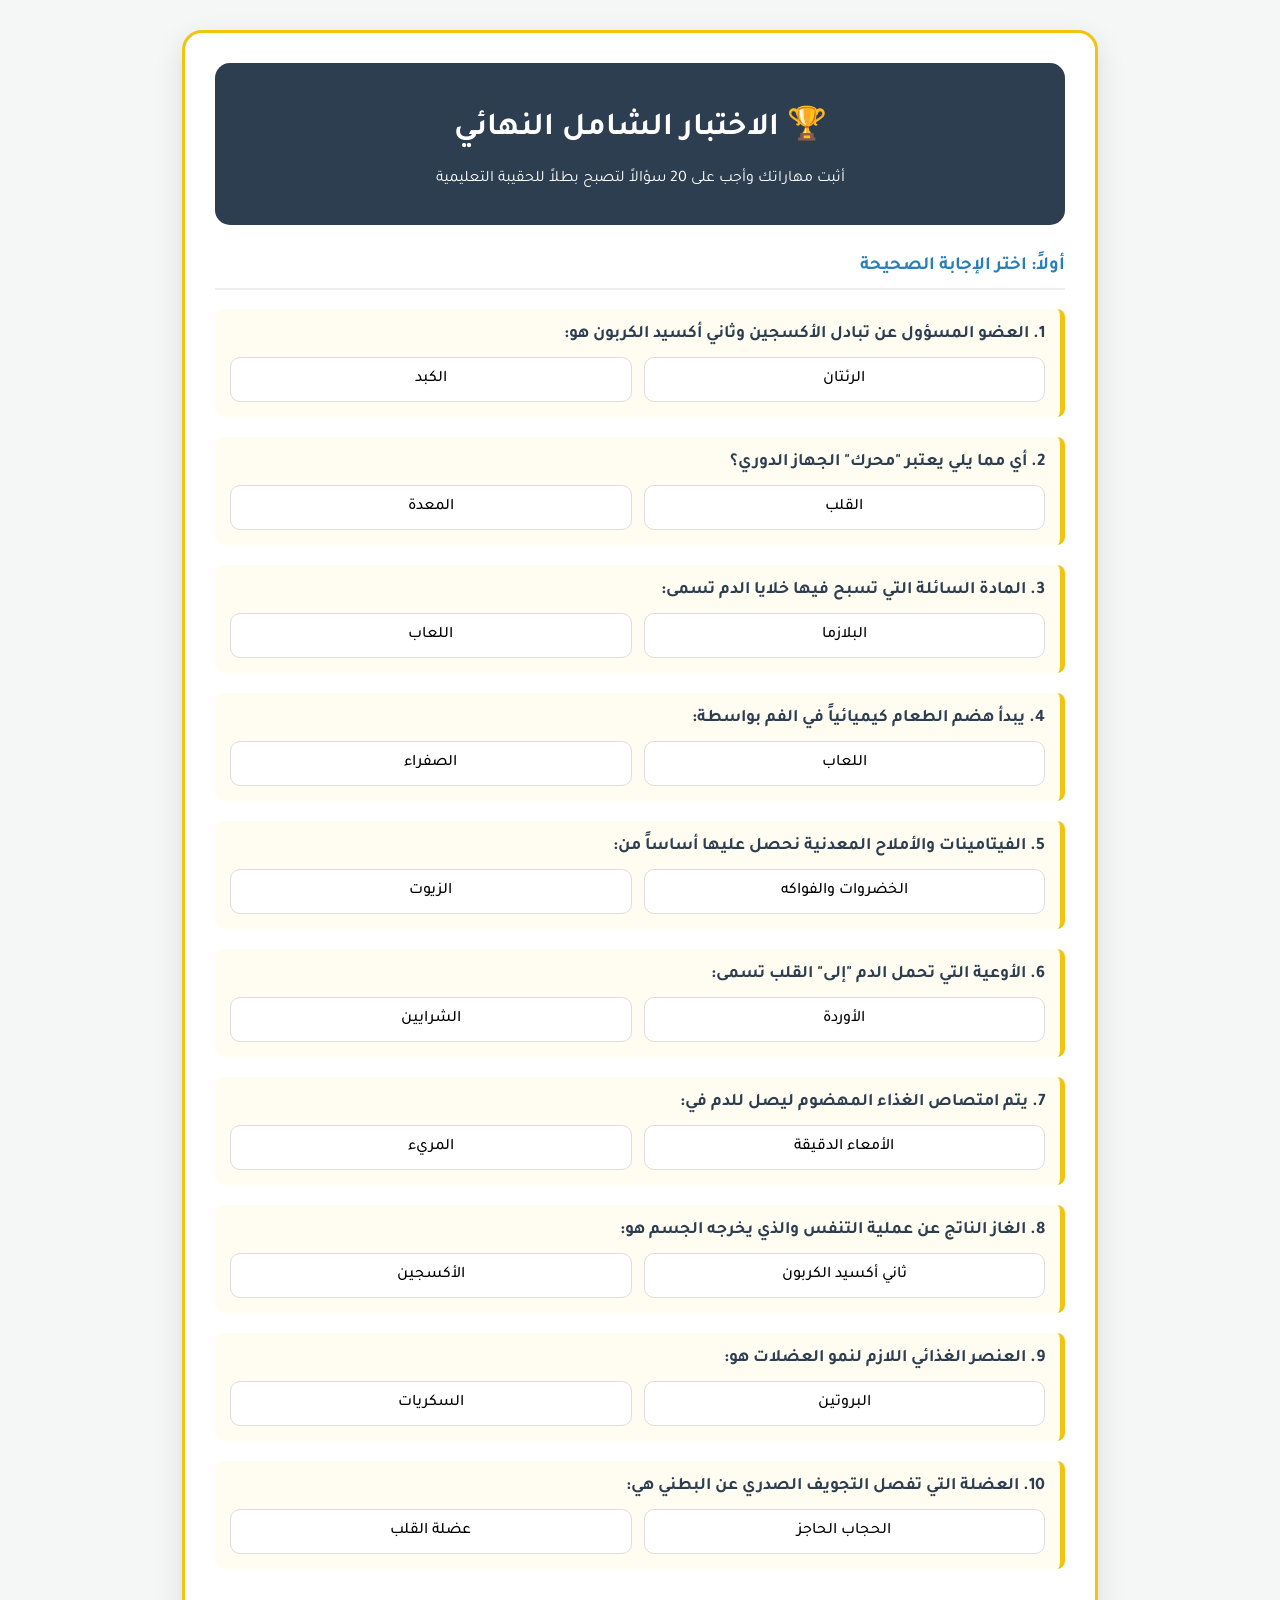
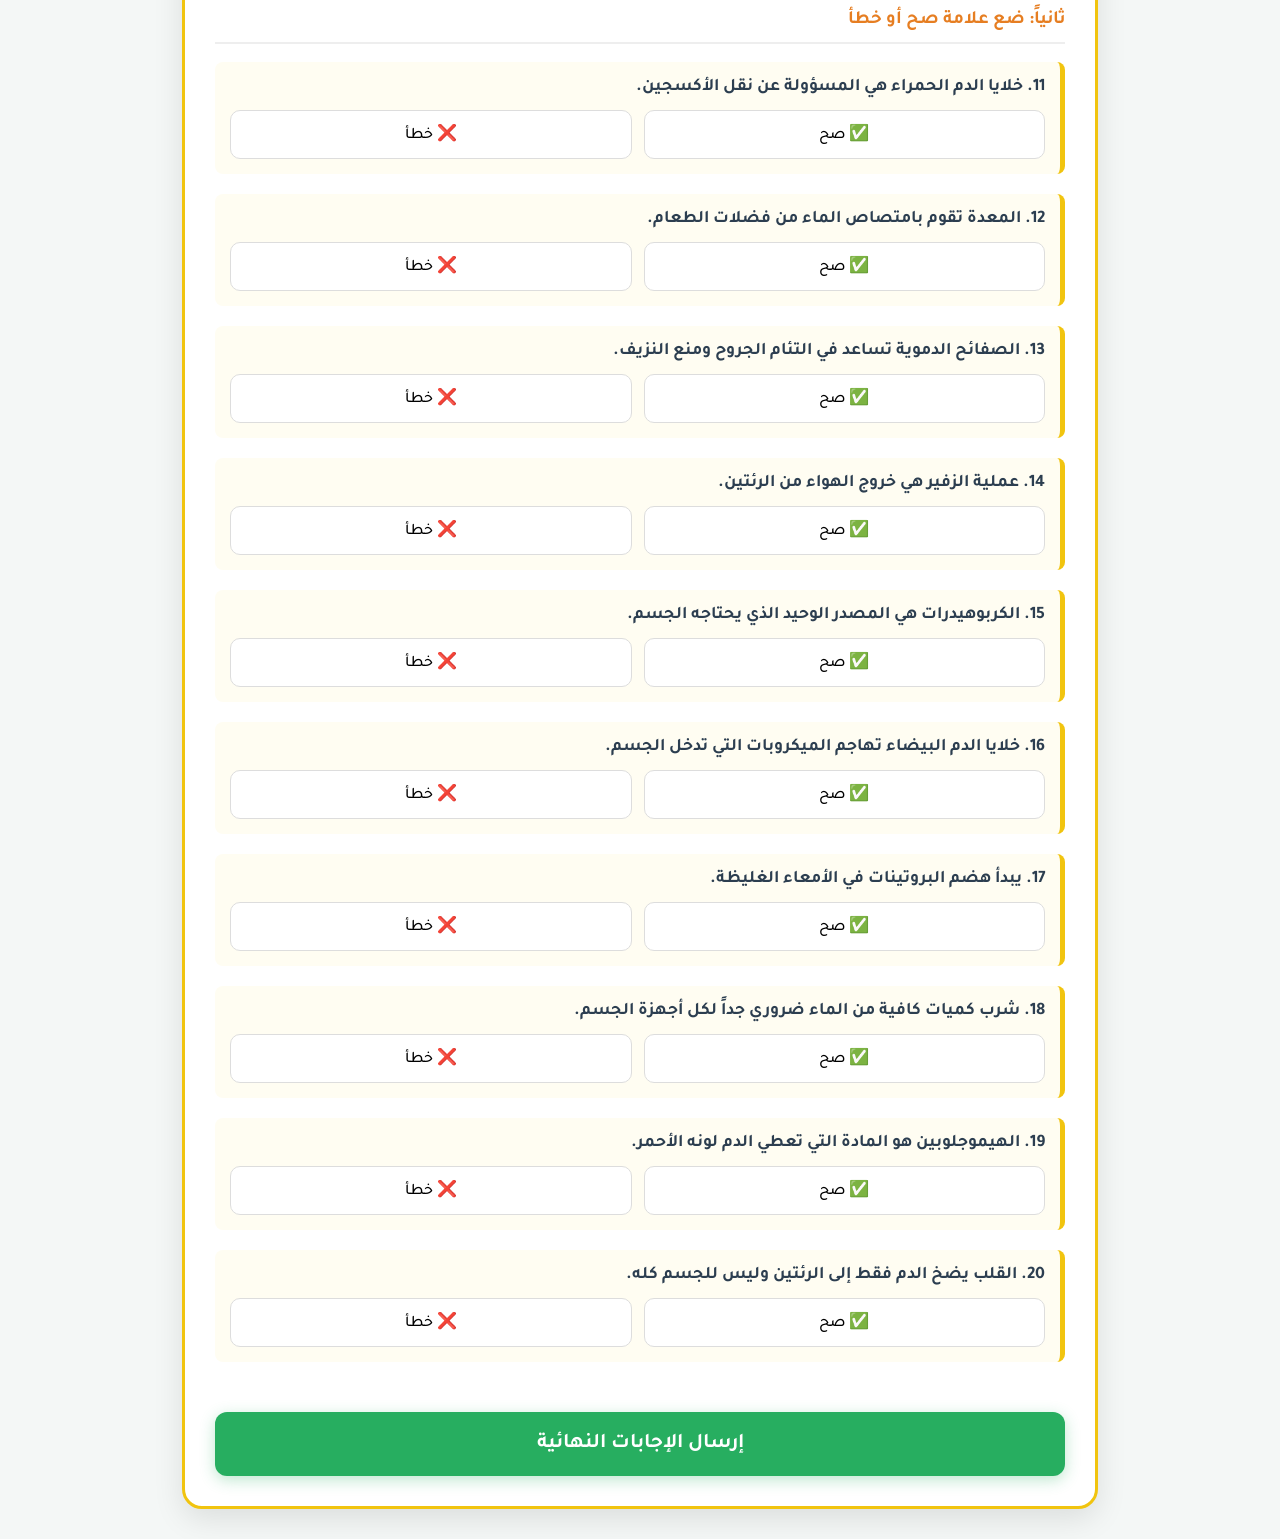
<file: quiz-final.html>
<!DOCTYPE html>
<html lang="ar" dir="rtl">
<head>
    <meta charset="UTF-8">
    <meta name="viewport" content="width=device-width, initial-scale=1.0">
    <title>تحدي الوحش: الاختبار الشامل | الحقيبة التعليمية</title>
    <link rel="stylesheet" href="style.css">
    <link href="https://fonts.googleapis.com/css2?family=Tajawal:wght@400;700&display=swap" rel="stylesheet">
    <style>
        body { background-color: #f4f7f6; }
        .quiz-container { max-width: 850px; margin: 30px auto; background: white; padding: 30px; border-radius: 20px; box-shadow: 0 10px 30px rgba(0,0,0,0.1); border: 3px solid #f1c40f; }
        .final-header { text-align: center; background: #2c3e50; color: white; padding: 20px; border-radius: 15px; margin-bottom: 30px; }
        .q-section { margin-bottom: 20px; padding: 15px; border-right: 5px solid #f1c40f; background: #fffdf2; border-radius: 8px; }
        .q-text { font-weight: bold; margin-bottom: 12px; display: block; color: #2c3e50; font-size: 1.1rem; }
        .options-grid { display: grid; grid-template-columns: 1fr 1fr; gap: 12px; }
        .opt-card { background: #fff; border: 1px solid #ddd; padding: 12px; border-radius: 10px; cursor: pointer; text-align: center; transition: 0.3s; font-weight: 500; }
        input[type="radio"] { display: none; }
        input[type="radio"]:checked + label { background: #f1c40f; color: #2c3e50; border-color: #d4ac0d; transform: scale(1.02); }
        .btn-finish { width: 100%; padding: 20px; background: #27ae60; color: white; border: none; border-radius: 12px; font-size: 1.3rem; cursor: pointer; margin-top: 30px; font-family: 'Tajawal'; font-weight: bold; box-shadow: 0 4px 15px rgba(39, 174, 96, 0.3); }
        #result-box { display: none; text-align: center; padding: 40px; }
        .crown-icon { font-size: 5rem; color: #f1c40f; margin-bottom: 20px; }
    </style>
</head>
<body>
    <div class="container">
        <div class="quiz-container" id="quiz-ui">
            <div class="final-header">
                <h1>🏆 الاختبار الشامل النهائي</h1>
                <p>أثبت مهاراتك وأجب على 20 سؤالاً لتصبح بطلاً للحقيبة التعليمية</p>
            </div>

            <form id="qForm">
                <h3 style="color: #2980b9; border-bottom: 2px solid #eee; padding-bottom: 10px;">أولاً: اختر الإجابة الصحيحة</h3>

                <div class="q-section">
                    <span class="q-text">1. العضو المسؤول عن تبادل الأكسجين وثاني أكسيد الكربون هو:</span>
                    <div class="options-grid">
                        <input type="radio" name="q1" id="q1a" value="1"><label class="opt-card" for="q1a">الرئتان</label>
                        <input type="radio" name="q1" id="q1b" value="0"><label class="opt-card" for="q1b">الكبد</label>
                    </div>
                </div>

                <div class="q-section">
                    <span class="q-text">2. أي مما يلي يعتبر "محرك" الجهاز الدوري؟</span>
                    <div class="options-grid">
                        <input type="radio" name="q2" id="q2a" value="1"><label class="opt-card" for="q2a">القلب</label>
                        <input type="radio" name="q2" id="q2b" value="0"><label class="opt-card" for="q2b">المعدة</label>
                    </div>
                </div>

                <div class="q-section">
                    <span class="q-text">3. المادة السائلة التي تسبح فيها خلايا الدم تسمى:</span>
                    <div class="options-grid">
                        <input type="radio" name="q3" id="q3a" value="1"><label class="opt-card" for="q3a">البلازما</label>
                        <input type="radio" name="q3" id="q3b" value="0"><label class="opt-card" for="q3b">اللعاب</label>
                    </div>
                </div>

                <div class="q-section">
                    <span class="q-text">4. يبدأ هضم الطعام كيميائياً في الفم بواسطة:</span>
                    <div class="options-grid">
                        <input type="radio" name="q4" id="q4a" value="1"><label class="opt-card" for="q4a">اللعاب</label>
                        <input type="radio" name="q4" id="q4b" value="0"><label class="opt-card" for="q4b">الصفراء</label>
                    </div>
                </div>

                <div class="q-section">
                    <span class="q-text">5. الفيتامينات والأملاح المعدنية نحصل عليها أساساً من:</span>
                    <div class="options-grid">
                        <input type="radio" name="q5" id="q5a" value="1"><label class="opt-card" for="q5a">الخضروات والفواكه</label>
                        <input type="radio" name="q5" id="q5b" value="0"><label class="opt-card" for="q5b">الزيوت</label>
                    </div>
                </div>

                <div class="q-section">
                    <span class="q-text">6. الأوعية التي تحمل الدم "إلى" القلب تسمى:</span>
                    <div class="options-grid">
                        <input type="radio" name="q6" id="q6a" value="1"><label class="opt-card" for="q6a">الأوردة</label>
                        <input type="radio" name="q6" id="q6b" value="0"><label class="opt-card" for="q6b">الشرايين</label>
                    </div>
                </div>

                <div class="q-section">
                    <span class="q-text">7. يتم امتصاص الغذاء المهضوم ليصل للدم في:</span>
                    <div class="options-grid">
                        <input type="radio" name="q7" id="q7a" value="1"><label class="opt-card" for="q7a">الأمعاء الدقيقة</label>
                        <input type="radio" name="q7" id="q7b" value="0"><label class="opt-card" for="q7b">المريء</label>
                    </div>
                </div>

                <div class="q-section">
                    <span class="q-text">8. الغاز الناتج عن عملية التنفس والذي يخرجه الجسم هو:</span>
                    <div class="options-grid">
                        <input type="radio" name="q8" id="q8a" value="1"><label class="opt-card" for="q8a">ثاني أكسيد الكربون</label>
                        <input type="radio" name="q8" id="q8b" value="0"><label class="opt-card" for="q8b">الأكسجين</label>
                    </div>
                </div>

                <div class="q-section">
                    <span class="q-text">9. العنصر الغذائي اللازم لنمو العضلات هو:</span>
                    <div class="options-grid">
                        <input type="radio" name="q9" id="q9a" value="1"><label class="opt-card" for="q9a">البروتين</label>
                        <input type="radio" name="q9" id="q9b" value="0"><label class="opt-card" for="q9b">السكريات</label>
                    </div>
                </div>

                <div class="q-section">
                    <span class="q-text">10. العضلة التي تفصل التجويف الصدري عن البطني هي:</span>
                    <div class="options-grid">
                        <input type="radio" name="q10" id="q10a" value="1"><label class="opt-card" for="q10a">الحجاب الحاجز</label>
                        <input type="radio" name="q10" id="q10b" value="0"><label class="opt-card" for="q10b">عضلة القلب</label>
                    </div>
                </div>

                <h3 style="color: #e67e22; border-bottom: 2px solid #eee; padding-bottom: 10px; margin-top: 40px;">ثانياً: ضع علامة صح أو خطأ</h3>

                <div class="q-section">
                    <span class="q-text">11. خلايا الدم الحمراء هي المسؤولة عن نقل الأكسجين.</span>
                    <div class="options-grid">
                        <input type="radio" name="q11" id="q11t" value="1"><label class="opt-card" for="q11t">✅ صح</label>
                        <input type="radio" name="q11" id="q11f" value="0"><label class="opt-card" for="q11f">❌ خطأ</label>
                    </div>
                </div>

                <div class="q-section">
                    <span class="q-text">12. المعدة تقوم بامتصاص الماء من فضلات الطعام.</span>
                    <div class="options-grid">
                        <input type="radio" name="q12" id="q12t" value="0"><label class="opt-card" for="q12t">✅ صح</label>
                        <input type="radio" name="q12" id="q12f" value="1"><label class="opt-card" for="q12f">❌ خطأ</label>
                    </div>
                </div>

                <div class="q-section">
                    <span class="q-text">13. الصفائح الدموية تساعد في التئام الجروح ومنع النزيف.</span>
                    <div class="options-grid">
                        <input type="radio" name="q13" id="q13t" value="1"><label class="opt-card" for="q13t">✅ صح</label>
                        <input type="radio" name="q13" id="q13f" value="0"><label class="opt-card" for="q13f">❌ خطأ</label>
                    </div>
                </div>

                <div class="q-section">
                    <span class="q-text">14. عملية الزفير هي خروج الهواء من الرئتين.</span>
                    <div class="options-grid">
                        <input type="radio" name="q14" id="q14t" value="1"><label class="opt-card" for="q14t">✅ صح</label>
                        <input type="radio" name="q14" id="q14f" value="0"><label class="opt-card" for="q14f">❌ خطأ</label>
                    </div>
                </div>

                <div class="q-section">
                    <span class="q-text">15. الكربوهيدرات هي المصدر الوحيد الذي يحتاجه الجسم.</span>
                    <div class="options-grid">
                        <input type="radio" name="q15" id="q15t" value="0"><label class="opt-card" for="q15t">✅ صح</label>
                        <input type="radio" name="q15" id="q15f" value="1"><label class="opt-card" for="q15f">❌ خطأ</label>
                    </div>
                </div>

                <div class="q-section">
                    <span class="q-text">16. خلايا الدم البيضاء تهاجم الميكروبات التي تدخل الجسم.</span>
                    <div class="options-grid">
                        <input type="radio" name="q16" id="q16t" value="1"><label class="opt-card" for="q16t">✅ صح</label>
                        <input type="radio" name="q16" id="q16f" value="0"><label class="opt-card" for="q16f">❌ خطأ</label>
                    </div>
                </div>

                <div class="q-section">
                    <span class="q-text">17. يبدأ هضم البروتينات في الأمعاء الغليظة.</span>
                    <div class="options-grid">
                        <input type="radio" name="q17" id="q17t" value="0"><label class="opt-card" for="q17t">✅ صح</label>
                        <input type="radio" name="q17" id="q17f" value="1"><label class="opt-card" for="q17f">❌ خطأ</label>
                    </div>
                </div>

                <div class="q-section">
                    <span class="q-text">18. شرب كميات كافية من الماء ضروري جداً لكل أجهزة الجسم.</span>
                    <div class="options-grid">
                        <input type="radio" name="q18" id="q18t" value="1"><label class="opt-card" for="q18t">✅ صح</label>
                        <input type="radio" name="q18" id="q18f" value="0"><label class="opt-card" for="q18f">❌ خطأ</label>
                    </div>
                </div>

                <div class="q-section">
                    <span class="q-text">19. الهيموجلوبين هو المادة التي تعطي الدم لونه الأحمر.</span>
                    <div class="options-grid">
                        <input type="radio" name="q19" id="q19t" value="1"><label class="opt-card" for="q19t">✅ صح</label>
                        <input type="radio" name="q19" id="q19f" value="0"><label class="opt-card" for="q19f">❌ خطأ</label>
                    </div>
                </div>

                <div class="q-section">
                    <span class="q-text">20. القلب يضخ الدم فقط إلى الرئتين وليس للجسم كله.</span>
                    <div class="options-grid">
                        <input type="radio" name="q20" id="q20t" value="0"><label class="opt-card" for="q20t">✅ صح</label>
                        <input type="radio" name="q20" id="q20f" value="1"><label class="opt-card" for="q20f">❌ خطأ</label>
                    </div>
                </div>

                <button type="button" onclick="calculateFinalResult()" class="btn-finish">إرسال الإجابات النهائية</button>
            </form>
        </div>

        <div id="result-box" class="quiz-container">
            <div class="crown-icon">👑</div>
            <h1 id="score-text"></h1>
            <p id="feedback" style="font-size: 1.2rem; margin: 20px 0;"></p>
            <a href="index.html" class="btn-finish" style="text-decoration: none; display: block; background: #34495e;">العودة للقائمة الرئيسية</a>
        </div>
    </div>

    <script>
        function calculateFinalResult() {
            let score = 0;
            const data = new FormData(document.getElementById('qForm'));
            for (let v of data.values()) { score += parseInt(v); }

            document.getElementById('quiz-ui').style.display = 'none';
            document.getElementById('result-box').style.display = 'block';
            document.getElementById('score-text').innerText = `درجتك النهائية: ${score} من 20`;

            if(score >= 15) {
                document.getElementById('feedback').innerText = "مذهل يا بطل! لقد اجتزت الاختبار الشامل بنجاح باهر. أنت الآن مستعد للمستقبل! 🌟";
                localStorage.setItem('quizCompleted', 6); // تحديث التقدم لـ 100%
            } else {
                document.getElementById('feedback').innerText = "أداء جيد، ولكن يمكنك الأفضل! راجع بعض الدروس وحاول مرة أخرى لتحصل على العلامة الكاملة.";
                document.getElementById('feedback').style.color = "#c0392b";
            }
        }
    </script>
    <script src="script.js"></script>
</body>
</html>
</file>
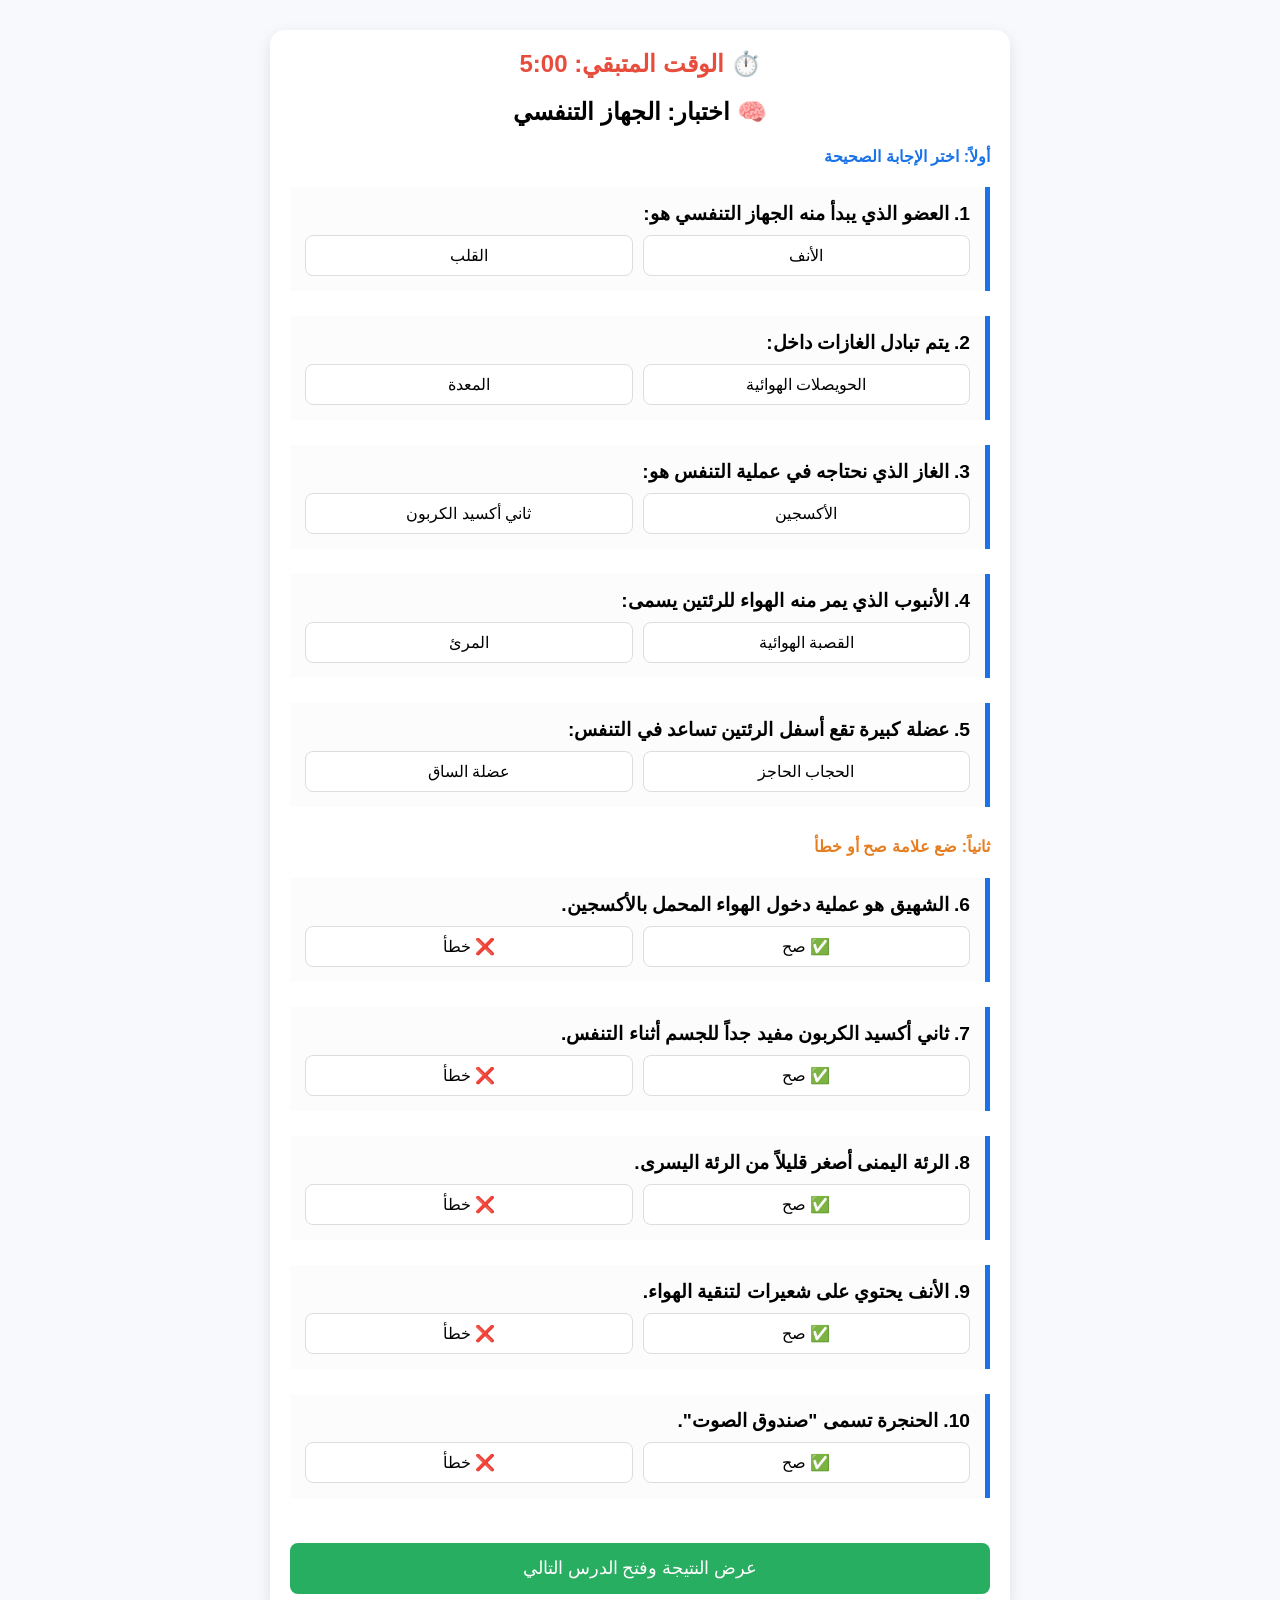
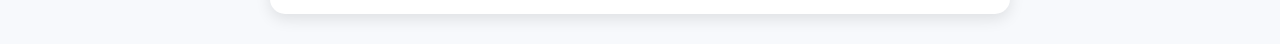
<file: quiz1.html>
<!DOCTYPE html>
<html lang="ar" dir="rtl">
<head>
    <meta charset="UTF-8">
    <meta name="viewport" content="width=device-width, initial-scale=1.0">
    <title>اختبار الدرس الأول | الحقيبة التعليمية</title>
    <link rel="stylesheet" href="style.css">
    <style>
        .quiz-container { max-width: 700px; margin: 30px auto; background: white; padding: 20px; border-radius: 15px; box-shadow: 0 5px 15px rgba(0,0,0,0.1); }
        .q-section { margin-bottom: 25px; padding: 15px; border-right: 5px solid #1a73e8; background: #fcfcfc; }
        .q-text { font-weight: bold; margin-bottom: 10px; display: block; }
        .options-grid { display: grid; grid-template-columns: 1fr 1fr; gap: 10px; }
        .opt-card { background: #fff; border: 1px solid #ddd; padding: 10px; border-radius: 8px; cursor: pointer; text-align: center; transition: 0.3s; }
        input[type="radio"] { display: none; }
        input[type="radio"]:checked + label { background: #1a73e8; color: white; border-color: #1a73e8; }
        .btn-submit { width: 100%; padding: 15px; background: #27ae60; color: white; border: none; border-radius: 8px; font-size: 1.1rem; cursor: pointer; margin-top: 20px; }
        #result-box { display: none; text-align: center; padding: 30px; }
    </style>
</head>
<body>
    <div class="container">
        <div class="quiz-container" id="quiz-ui">
            <div id="timer-box" style="text-align: center; font-size: 1.5rem; font-weight: bold; color: #e74c3c; margin-bottom: 15px;">
    ⏱️ الوقت المتبقي: <span id="time-left">05:00</span>
</div>
            <h2 style="text-align: center;">🧠 اختبار: الجهاز التنفسي</h2>
            <form id="qForm">
                
                <h4 style="color: #1a73e8;">أولاً: اختر الإجابة الصحيحة</h4>
                
                <div class="q-section">
                    <span class="q-text">1. العضو الذي يبدأ منه الجهاز التنفسي هو:</span>
                    <div class="options-grid">
                        <input type="radio" name="q1" id="q1a" value="1"><label class="opt-card" for="q1a">الأنف</label>
                        <input type="radio" name="q1" id="q1b" value="0"><label class="opt-card" for="q1b">القلب</label>
                    </div>
                </div>

                <div class="q-section">
                    <span class="q-text">2. يتم تبادل الغازات داخل:</span>
                    <div class="options-grid">
                        <input type="radio" name="q2" id="q2a" value="1"><label class="opt-card" for="q2a">الحويصلات الهوائية</label>
                        <input type="radio" name="q2" id="q2b" value="0"><label class="opt-card" for="q2b">المعدة</label>
                    </div>
                </div>

                <div class="q-section">
                    <span class="q-text">3. الغاز الذي نحتاجه في عملية التنفس هو:</span>
                    <div class="options-grid">
                        <input type="radio" name="q3" id="q3a" value="1"><label class="opt-card" for="q3a">الأكسجين</label>
                        <input type="radio" name="q3" id="q3b" value="0"><label class="opt-card" for="q3b">ثاني أكسيد الكربون</label>
                    </div>
                </div>

                <div class="q-section">
                    <span class="q-text">4. الأنبوب الذي يمر منه الهواء للرئتين يسمى:</span>
                    <div class="options-grid">
                        <input type="radio" name="q4" id="q4a" value="1"><label class="opt-card" for="q4a">القصبة الهوائية</label>
                        <input type="radio" name="q4" id="q4b" value="0"><label class="opt-card" for="q4b">المرئ</label>
                    </div>
                </div>

                <div class="q-section">
                    <span class="q-text">5. عضلة كبيرة تقع أسفل الرئتين تساعد في التنفس:</span>
                    <div class="options-grid">
                        <input type="radio" name="q5" id="q5a" value="1"><label class="opt-card" for="q5a">الحجاب الحاجز</label>
                        <input type="radio" name="q5" id="q5b" value="0"><label class="opt-card" for="q5b">عضلة الساق</label>
                    </div>
                </div>

                <h4 style="color: #e67e22; margin-top: 30px;">ثانياً: ضع علامة صح أو خطأ</h4>

                <div class="q-section">
                    <span class="q-text">6. الشهيق هو عملية دخول الهواء المحمل بالأكسجين.</span>
                    <div class="options-grid">
                        <input type="radio" name="q6" id="q6t" value="1"><label class="opt-card" for="q6t">✅ صح</label>
                        <input type="radio" name="q6" id="q6f" value="0"><label class="opt-card" for="q6f">❌ خطأ</label>
                    </div>
                </div>

                <div class="q-section">
                    <span class="q-text">7. ثاني أكسيد الكربون مفيد جداً للجسم أثناء التنفس.</span>
                    <div class="options-grid">
                        <input type="radio" name="q7" id="q7t" value="0"><label class="opt-card" for="q7t">✅ صح</label>
                        <input type="radio" name="q7" id="q7f" value="1"><label class="opt-card" for="q7f">❌ خطأ</label>
                    </div>
                </div>

                <div class="q-section">
                    <span class="q-text">8. الرئة اليمنى أصغر قليلاً من الرئة اليسرى.</span>
                    <div class="options-grid">
                        <input type="radio" name="q8" id="q8t" value="0"><label class="opt-card" for="q8t">✅ صح</label>
                        <input type="radio" name="q8" id="q8f" value="1"><label class="opt-card" for="q8f">❌ خطأ</label>
                    </div>
                </div>

                <div class="q-section">
                    <span class="q-text">9. الأنف يحتوي على شعيرات لتنقية الهواء.</span>
                    <div class="options-grid">
                        <input type="radio" name="q9" id="q9t" value="1"><label class="opt-card" for="q9t">✅ صح</label>
                        <input type="radio" name="q9" id="q9f" value="0"><label class="opt-card" for="q9f">❌ خطأ</label>
                    </div>
                </div>

                <div class="q-section">
                    <span class="q-text">10. الحنجرة تسمى "صندوق الصوت".</span>
                    <div class="options-grid">
                        <input type="radio" name="q10" id="q10t" value="1"><label class="opt-card" for="q10t">✅ صح</label>
                        <input type="radio" name="q10" id="q10f" value="0"><label class="opt-card" for="q10f">❌ خطأ</label>
                    </div>
                </div>

                <button type="button" onclick="calculateResult(1)" class="btn-submit">عرض النتيجة وفتح الدرس التالي</button>
            </form>
        </div>

        <div id="result-box" class="quiz-container">
            <h1 id="score-text"></h1>
            <p id="feedback"></p>
            <a href="quizzes.html" class="btn-submit" style="text-decoration: none; display: block;">العودة لصفحة الاختبارات</a>
        </div>
    </div>

    <script>
        let timeLeft = 300; // 300 ثانية يعني 5 دقائق
const timerDisplay = document.getElementById('time-left');

// دالة لتحديث الوقت كل ثانية
const timer = setInterval(() => {
    let minutes = Math.floor(timeLeft / 60);
    let seconds = timeLeft % 60;

    // إضافة صفر لو الثواني أقل من 10 (عشان يبقى شكلها 05:09)
    seconds = seconds < 10 ? '0' + seconds : seconds;
    timerDisplay.innerHTML = `${minutes}:${seconds}`;

    if (timeLeft <= 0) {
        clearInterval(timer);
        alert("⚠️ انتهى الوقت! سيتم تصحيح إجاباتك الآن.");
        calculateResult(1); // استدعاء دالة النتيجة أوتوماتيك (غير الرقم حسب الدرس)
    }
    timeLeft--;
}, 1000);

// تعديل بسيط على دالة النتيجة عشان توقف العداد لما الطالب يخلص بدري
function calculateResult(lessonID) {
    clearInterval(timer); // وقف العداد أول ما يدوس إرسال
    
    let score = 0;
    const data = new FormData(document.getElementById('qForm'));
    for (let v of data.values()) { score += parseInt(v); }

    document.getElementById('quiz-ui').style.display = 'none';
    document.getElementById('result-box').style.display = 'block';
    document.getElementById('score-text').innerText = `درجتك: ${score} من 10`;

    if(score >= 7) {
        document.getElementById('feedback').innerText = "رائع! نجحت قبل انتهاء الوقت.";
        let lastDone = localStorage.getItem('quizCompleted') || 0;
        if(lessonID > lastDone) localStorage.setItem('quizCompleted', lessonID);
    } else {
        document.getElementById('feedback').innerText = "للأسف لم تنجح، حاول مرة أخرى.";
    }
}
    </script>
    <script src="script.js"></script>
</body>
</html>
</file>
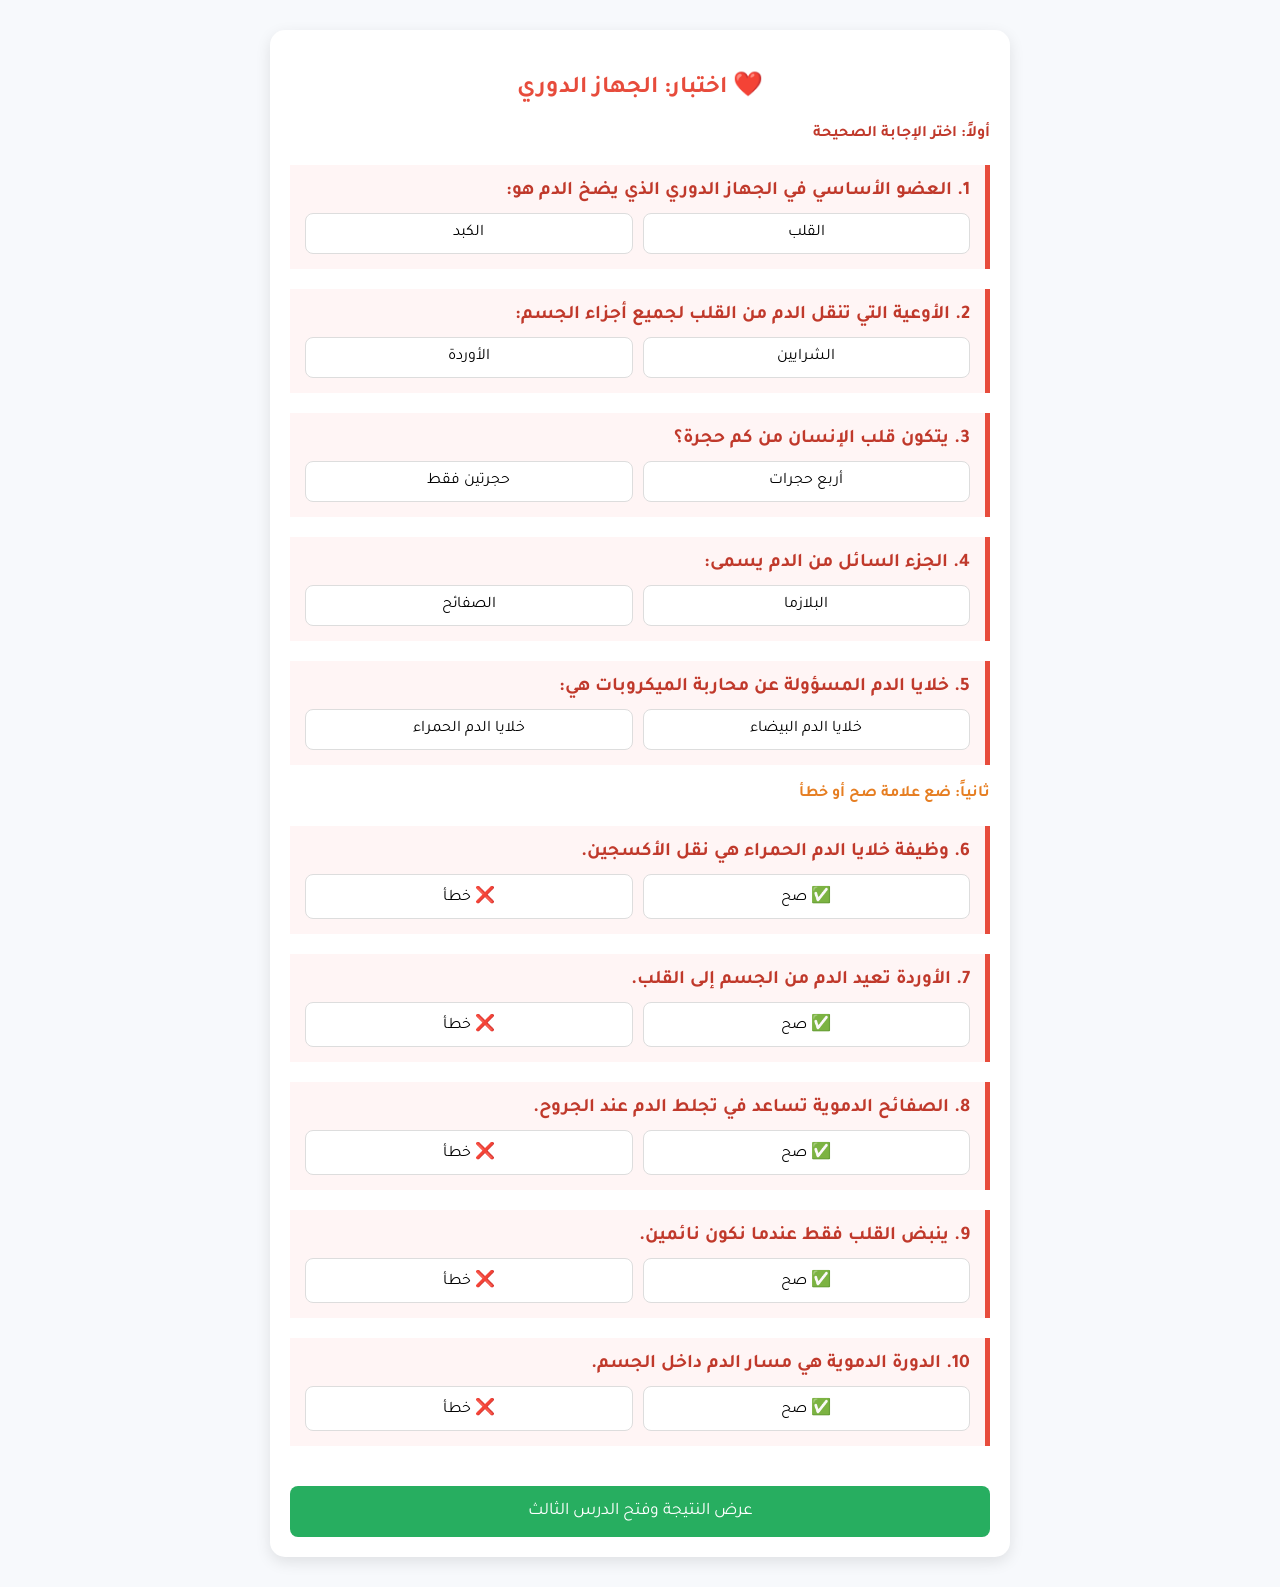
<file: quiz2.html>
<!DOCTYPE html>
<html lang="ar" dir="rtl">
<head>
    <meta charset="UTF-8">
    <meta name="viewport" content="width=device-width, initial-scale=1.0">
    <title>اختبار الجهاز الدوري | الحقيبة التعليمية</title>
    <link rel="stylesheet" href="style.css">
    <link href="https://fonts.googleapis.com/css2?family=Tajawal:wght@400;700&display=swap" rel="stylesheet">
    <style>
        .quiz-container { max-width: 700px; margin: 30px auto; background: white; padding: 20px; border-radius: 15px; box-shadow: 0 5px 15px rgba(0,0,0,0.1); }
        .q-section { margin-bottom: 20px; padding: 15px; border-right: 5px solid #e74c3c; background: #fff5f5; }
        .q-text { font-weight: bold; margin-bottom: 10px; display: block; color: #c0392b; }
        .options-grid { display: grid; grid-template-columns: 1fr 1fr; gap: 10px; }
        .opt-card { background: #fff; border: 1px solid #ddd; padding: 10px; border-radius: 8px; cursor: pointer; text-align: center; transition: 0.3s; }
        input[type="radio"] { display: none; }
        input[type="radio"]:checked + label { background: #e74c3c; color: white; border-color: #c0392b; }
        .btn-submit { width: 100%; padding: 15px; background: #27ae60; color: white; border: none; border-radius: 8px; font-size: 1.1rem; cursor: pointer; margin-top: 20px; font-family: 'Tajawal'; }
        #result-box { display: none; text-align: center; padding: 30px; }
    </style>
</head>
<body>
    <div class="container">
        <div class="quiz-container" id="quiz-ui">
            <h2 style="text-align: center; color: #e74c3c;">❤️ اختبار: الجهاز الدوري</h2>
            <form id="qForm">
                
                <h4 style="color: #c0392b;">أولاً: اختر الإجابة الصحيحة</h4>
                
                <div class="q-section">
                    <span class="q-text">1. العضو الأساسي في الجهاز الدوري الذي يضخ الدم هو:</span>
                    <div class="options-grid">
                        <input type="radio" name="q1" id="q1a" value="1"><label class="opt-card" for="q1a">القلب</label>
                        <input type="radio" name="q1" id="q1b" value="0"><label class="opt-card" for="q1b">الكبد</label>
                    </div>
                </div>

                <div class="q-section">
                    <span class="q-text">2. الأوعية التي تنقل الدم من القلب لجميع أجزاء الجسم:</span>
                    <div class="options-grid">
                        <input type="radio" name="q2" id="q2a" value="1"><label class="opt-card" for="q2a">الشرايين</label>
                        <input type="radio" name="q2" id="q2b" value="0"><label class="opt-card" for="q2b">الأوردة</label>
                    </div>
                </div>

                <div class="q-section">
                    <span class="q-text">3. يتكون قلب الإنسان من كم حجرة؟</span>
                    <div class="options-grid">
                        <input type="radio" name="q3" id="q3a" value="1"><label class="opt-card" for="q3a">أربع حجرات</label>
                        <input type="radio" name="q3" id="q3b" value="0"><label class="opt-card" for="q3b">حجرتين فقط</label>
                    </div>
                </div>

                <div class="q-section">
                    <span class="q-text">4. الجزء السائل من الدم يسمى:</span>
                    <div class="options-grid">
                        <input type="radio" name="q4" id="q4a" value="1"><label class="opt-card" for="q4a">البلازما</label>
                        <input type="radio" name="q4" id="q4b" value="0"><label class="opt-card" for="q4b">الصفائح</label>
                    </div>
                </div>

                <div class="q-section">
                    <span class="q-text">5. خلايا الدم المسؤولة عن محاربة الميكروبات هي:</span>
                    <div class="options-grid">
                        <input type="radio" name="q5" id="q5a" value="1"><label class="opt-card" for="q5a">خلايا الدم البيضاء</label>
                        <input type="radio" name="q5" id="q5b" value="0"><label class="opt-card" for="q5b">خلايا الدم الحمراء</label>
                    </div>
                </div>

                <h4 style="color: #e67e22; margin-top: 20px;">ثانياً: ضع علامة صح أو خطأ</h4>

                <div class="q-section">
                    <span class="q-text">6. وظيفة خلايا الدم الحمراء هي نقل الأكسجين.</span>
                    <div class="options-grid">
                        <input type="radio" name="q6" id="q6t" value="1"><label class="opt-card" for="q6t">✅ صح</label>
                        <input type="radio" name="q6" id="q6f" value="0"><label class="opt-card" for="q6f">❌ خطأ</label>
                    </div>
                </div>

                <div class="q-section">
                    <span class="q-text">7. الأوردة تعيد الدم من الجسم إلى القلب.</span>
                    <div class="options-grid">
                        <input type="radio" name="q7" id="q7t" value="1"><label class="opt-card" for="q7t">✅ صح</label>
                        <input type="radio" name="q7" id="q7f" value="0"><label class="opt-card" for="q7f">❌ خطأ</label>
                    </div>
                </div>

                <div class="q-section">
                    <span class="q-text">8. الصفائح الدموية تساعد في تجلط الدم عند الجروح.</span>
                    <div class="options-grid">
                        <input type="radio" name="q8" id="q8t" value="1"><label class="opt-card" for="q8t">✅ صح</label>
                        <input type="radio" name="q8" id="q8f" value="0"><label class="opt-card" for="q8f">❌ خطأ</label>
                    </div>
                </div>

                <div class="q-section">
                    <span class="q-text">9. ينبض القلب فقط عندما نكون نائمين.</span>
                    <div class="options-grid">
                        <input type="radio" name="q9" id="q9t" value="0"><label class="opt-card" for="q9t">✅ صح</label>
                        <input type="radio" name="q9" id="q9f" value="1"><label class="opt-card" for="q9f">❌ خطأ</label>
                    </div>
                </div>

                <div class="q-section">
                    <span class="q-text">10. الدورة الدموية هي مسار الدم داخل الجسم.</span>
                    <div class="options-grid">
                        <input type="radio" name="q10" id="q10t" value="1"><label class="opt-card" for="q10t">✅ صح</label>
                        <input type="radio" name="q10" id="q10f" value="0"><label class="opt-card" for="q10f">❌ خطأ</label>
                    </div>
                </div>

                <button type="button" onclick="calculateResult(2)" class="btn-submit">عرض النتيجة وفتح الدرس الثالث</button>
            </form>
        </div>

        <div id="result-box" class="quiz-container">
            <h1 id="score-text"></h1>
            <p id="feedback"></p>
            <a href="quizzes.html" class="btn-submit" style="text-decoration: none; display: block; text-align: center;">العودة لصفحة الاختبارات</a>
        </div>
    </div>

    <script>
        function calculateResult(lessonID) {
            let score = 0;
            const data = new FormData(document.getElementById('qForm'));
            for (let v of data.values()) { score += parseInt(v); }

            document.getElementById('quiz-ui').style.display = 'none';
            document.getElementById('result-box').style.display = 'block';
            document.getElementById('score-text').innerText = `درجتك: ${score} من 10`;

            if(score >= 7) {
                document.getElementById('feedback').innerText = "أحسنت! لقد نجحت في اختبار الجهاز الدوري.";
                let lastDone = localStorage.getItem('quizCompleted') || 0;
                if(lessonID > lastDone) localStorage.setItem('quizCompleted', lessonID);
            } else {
                document.getElementById('feedback').innerText = "للأسف لم تنجح، حاول مرة أخرى لفتح الدرس التالي.";
                document.getElementById('feedback').style.color = "red";
            }
        }
    </script>
    <script src="script.js"></script>
</body>
</html>
</file>
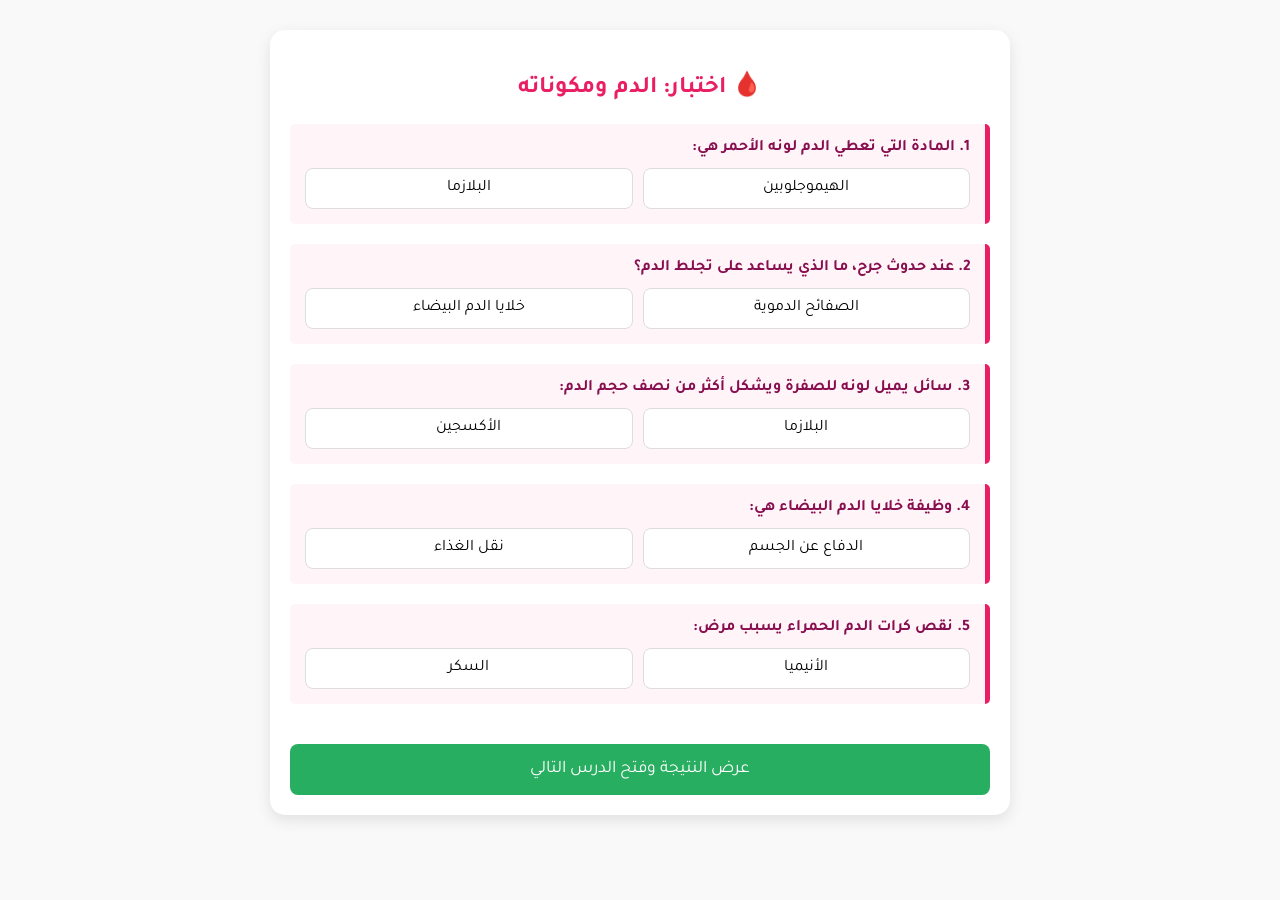
<file: quiz3.html>
<!DOCTYPE html>
<html lang="ar" dir="rtl">
<head>
    <meta charset="UTF-8">
    <meta name="viewport" content="width=device-width, initial-scale=1.0">
    <title>اختبار الدم ومكوناته</title>
    <link rel="stylesheet" href="style.css">
    <link href="https://fonts.googleapis.com/css2?family=Tajawal:wght@400;700&display=swap" rel="stylesheet">
    <style>
        body { font-family: 'Tajawal', sans-serif; background-color: #f9f9f9; }
        .quiz-container { max-width: 700px; margin: 30px auto; background: white; padding: 20px; border-radius: 15px; box-shadow: 0 5px 15px rgba(0,0,0,0.1); }
        .q-section { margin-bottom: 20px; padding: 15px; border-right: 5px solid #e91e63; background: #fff5f8; border-radius: 5px; }
        .options-grid { display: grid; grid-template-columns: 1fr 1fr; gap: 10px; margin-top: 10px; }
        .opt-card { background: #fff; border: 1px solid #ddd; padding: 10px; border-radius: 8px; cursor: pointer; text-align: center; transition: 0.3s; display: block; }
        input[type="radio"] { display: none; }
        input[type="radio"]:checked + label { background: #e91e63; color: white; border-color: #ad1457; }
        .btn-submit { width: 100%; padding: 15px; background: #27ae60; color: white; border: none; border-radius: 8px; font-size: 1.1rem; cursor: pointer; margin-top: 20px; font-family: 'Tajawal'; }
        #result-box { display: none; text-align: center; padding: 30px; }
        b { color: #880e4f; }
    </style>
</head>
<body>

    <div class="container">
        <div class="quiz-container" id="quiz-ui">
            <h2 style="text-align: center; color: #e91e63;">🩸 اختبار: الدم ومكوناته</h2>
            <form id="qForm">
                <div class="q-section"><b>1. المادة التي تعطي الدم لونه الأحمر هي:</b>
                    <div class="options-grid">
                        <input type="radio" name="q1" id="q1a" value="1"><label class="opt-card" for="q1a">الهيموجلوبين</label>
                        <input type="radio" name="q1" id="q1b" value="0"><label class="opt-card" for="q1b">البلازما</label>
                    </div>
                </div>

                <div class="q-section"><b>2. عند حدوث جرح، ما الذي يساعد على تجلط الدم؟</b>
                    <div class="options-grid">
                        <input type="radio" name="q2" id="q2a" value="1"><label class="opt-card" for="q2a">الصفائح الدموية</label>
                        <input type="radio" name="q2" id="q2b" value="0"><label class="opt-card" for="q2b">خلايا الدم البيضاء</label>
                    </div>
                </div>

                <div class="q-section"><b>3. سائل يميل لونه للصفرة ويشكل أكثر من نصف حجم الدم:</b>
                    <div class="options-grid">
                        <input type="radio" name="q3" id="q3a" value="1"><label class="opt-card" for="q3a">البلازما</label>
                        <input type="radio" name="q3" id="q3b" value="0"><label class="opt-card" for="q3b">الأكسجين</label>
                    </div>
                </div>

                <div class="q-section"><b>4. وظيفة خلايا الدم البيضاء هي:</b>
                    <div class="options-grid">
                        <input type="radio" name="q4" id="q4a" value="1"><label class="opt-card" for="q4a">الدفاع عن الجسم</label>
                        <input type="radio" name="q4" id="q4b" value="0"><label class="opt-card" for="q4b">نقل الغذاء</label>
                    </div>
                </div>

                <div class="q-section"><b>5. نقص كرات الدم الحمراء يسبب مرض:</b>
                    <div class="options-grid">
                        <input type="radio" name="q5" id="q5a" value="1"><label class="opt-card" for="q5a">الأنيميا</label>
                        <input type="radio" name="q5" id="q5b" value="0"><label class="opt-card" for="q5b">السكر</label>
                    </div>
                </div>

                <button type="button" onclick="calculateResult(3)" class="btn-submit">عرض النتيجة وفتح الدرس التالي</button>
            </form>
        </div>

        <div id="result-box" class="quiz-container">
            <h1 id="score-text" style="color: #e91e63;"></h1>
            <p id="feedback" style="font-size: 1.2rem; margin-bottom: 20px;"></p>
            <a href="quizzes.html" class="btn-submit" style="text-decoration: none; display: block; text-align: center;">العودة لصفحة الاختبارات</a>
        </div>
    </div>

    <script>
        function calculateResult(lessonID) {
            let score = 0;
            const form = document.getElementById('qForm');
            const data = new FormData(form);
            
            // نجمع الدرجات
            let answeredQuestions = 0;
            for (let v of data.values()) { 
                score += parseInt(v); 
                answeredQuestions++;
            }

            // إخفاء الأسئلة وإظهار النتيجة مثل كويز 2
            document.getElementById('quiz-ui').style.display = 'none';
            document.getElementById('result-box').style.display = 'block';
            
            // نعدل النص بناءً على النتيجة (الأسئلة هنا 5)
            document.getElementById('score-text').innerText = `درجتك: ${score} من 5`;

            if(score >= 4) {
                document.getElementById('feedback').innerText = "أحسنت! لقد أجبت بشكل رائع على أسئلة مكونات الدم.";
                localStorage.setItem('quizCompleted', lessonID);
            } else {
                document.getElementById('feedback').innerText = "تحتاج لمراجعة الدرس مرة أخرى، حاول مجدداً!";
                document.getElementById('feedback').style.color = "red";
            }
        }
    </script>
    <script src="script.js"></script>
</body>
</html>
</file>
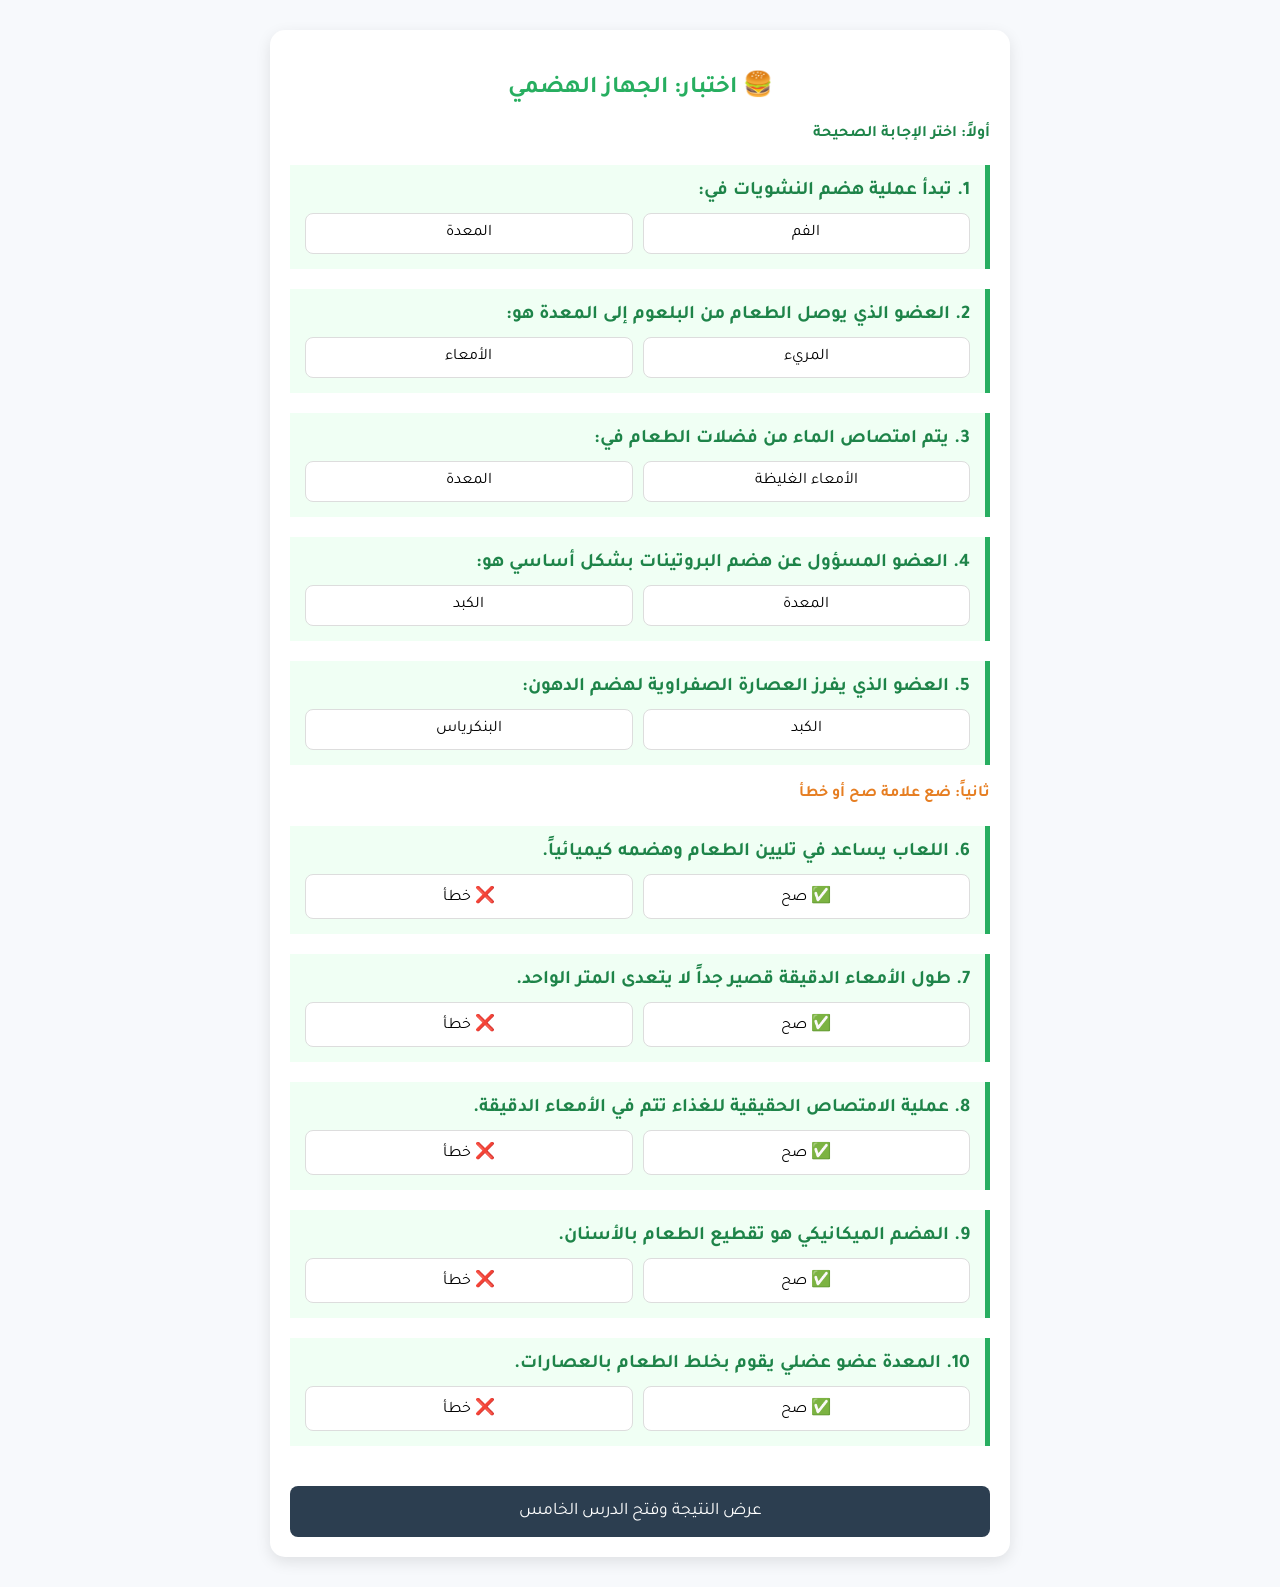
<file: quiz4.html>
<!DOCTYPE html>
<html lang="ar" dir="rtl">
<head>
    <meta charset="UTF-8">
    <meta name="viewport" content="width=device-width, initial-scale=1.0">
    <title>اختبار الجهاز الهضمي | الحقيبة التعليمية</title>
    <link rel="stylesheet" href="style.css">
    <link href="https://fonts.googleapis.com/css2?family=Tajawal:wght@400;700&display=swap" rel="stylesheet">
    <style>
        .quiz-container { max-width: 700px; margin: 30px auto; background: white; padding: 20px; border-radius: 15px; box-shadow: 0 5px 15px rgba(0,0,0,0.1); }
        .q-section { margin-bottom: 20px; padding: 15px; border-right: 5px solid #27ae60; background: #f0fff4; }
        .q-text { font-weight: bold; margin-bottom: 10px; display: block; color: #1e8449; }
        .options-grid { display: grid; grid-template-columns: 1fr 1fr; gap: 10px; }
        .opt-card { background: #fff; border: 1px solid #ddd; padding: 10px; border-radius: 8px; cursor: pointer; text-align: center; transition: 0.3s; }
        input[type="radio"] { display: none; }
        input[type="radio"]:checked + label { background: #27ae60; color: white; border-color: #1e8449; }
        .btn-submit { width: 100%; padding: 15px; background: #2c3e50; color: white; border: none; border-radius: 8px; font-size: 1.1rem; cursor: pointer; margin-top: 20px; font-family: 'Tajawal'; }
        #result-box { display: none; text-align: center; padding: 30px; }
    </style>
</head>
<body>
    <div class="container">
        <div class="quiz-container" id="quiz-ui">
            <h2 style="text-align: center; color: #27ae60;">🍔 اختبار: الجهاز الهضمي</h2>
            <form id="qForm">
                
                <h4 style="color: #1e8449;">أولاً: اختر الإجابة الصحيحة</h4>
                
                <div class="q-section">
                    <span class="q-text">1. تبدأ عملية هضم النشويات في:</span>
                    <div class="options-grid">
                        <input type="radio" name="q1" id="q1a" value="1"><label class="opt-card" for="q1a">الفم</label>
                        <input type="radio" name="q1" id="q1b" value="0"><label class="opt-card" for="q1b">المعدة</label>
                    </div>
                </div>

                <div class="q-section">
                    <span class="q-text">2. العضو الذي يوصل الطعام من البلعوم إلى المعدة هو:</span>
                    <div class="options-grid">
                        <input type="radio" name="q2" id="q2a" value="1"><label class="opt-card" for="q2a">المريء</label>
                        <input type="radio" name="q2" id="q2b" value="0"><label class="opt-card" for="q2b">الأمعاء</label>
                    </div>
                </div>

                <div class="q-section">
                    <span class="q-text">3. يتم امتصاص الماء من فضلات الطعام في:</span>
                    <div class="options-grid">
                        <input type="radio" name="q3" id="q3a" value="1"><label class="opt-card" for="q3a">الأمعاء الغليظة</label>
                        <input type="radio" name="q3" id="q3b" value="0"><label class="opt-card" for="q3b">المعدة</label>
                    </div>
                </div>

                <div class="q-section">
                    <span class="q-text">4. العضو المسؤول عن هضم البروتينات بشكل أساسي هو:</span>
                    <div class="options-grid">
                        <input type="radio" name="q4" id="q4a" value="1"><label class="opt-card" for="q4a">المعدة</label>
                        <input type="radio" name="q4" id="q4b" value="0"><label class="opt-card" for="q4b">الكبد</label>
                    </div>
                </div>

                <div class="q-section">
                    <span class="q-text">5. العضو الذي يفرز العصارة الصفراوية لهضم الدهون:</span>
                    <div class="options-grid">
                        <input type="radio" name="q5" id="q5a" value="1"><label class="opt-card" for="q5a">الكبد</label>
                        <input type="radio" name="q5" id="q5b" value="0"><label class="opt-card" for="q5b">البنكرياس</label>
                    </div>
                </div>

                <h4 style="color: #e67e22; margin-top: 20px;">ثانياً: ضع علامة صح أو خطأ</h4>

                <div class="q-section">
                    <span class="q-text">6. اللعاب يساعد في تليين الطعام وهضمه كيميائياً.</span>
                    <div class="options-grid">
                        <input type="radio" name="q6" id="q6t" value="1"><label class="opt-card" for="q6t">✅ صح</label>
                        <input type="radio" name="q6" id="q6f" value="0"><label class="opt-card" for="q6f">❌ خطأ</label>
                    </div>
                </div>

                <div class="q-section">
                    <span class="q-text">7. طول الأمعاء الدقيقة قصير جداً لا يتعدى المتر الواحد.</span>
                    <div class="options-grid">
                        <input type="radio" name="q7" id="q7t" value="0"><label class="opt-card" for="q7t">✅ صح</label>
                        <input type="radio" name="q7" id="q7f" value="1"><label class="opt-card" for="q7f">❌ خطأ</label>
                    </div>
                </div>

                <div class="q-section">
                    <span class="q-text">8. عملية الامتصاص الحقيقية للغذاء تتم في الأمعاء الدقيقة.</span>
                    <div class="options-grid">
                        <input type="radio" name="q8" id="q8t" value="1"><label class="opt-card" for="q8t">✅ صح</label>
                        <input type="radio" name="q8" id="q8f" value="0"><label class="opt-card" for="q8f">❌ خطأ</label>
                    </div>
                </div>

                <div class="q-section">
                    <span class="q-text">9. الهضم الميكانيكي هو تقطيع الطعام بالأسنان.</span>
                    <div class="options-grid">
                        <input type="radio" name="q9" id="q9t" value="1"><label class="opt-card" for="q9t">✅ صح</label>
                        <input type="radio" name="q9" id="q9f" value="0"><label class="opt-card" for="q9f">❌ خطأ</label>
                    </div>
                </div>

                <div class="q-section">
                    <span class="q-text">10. المعدة عضو عضلي يقوم بخلط الطعام بالعصارات.</span>
                    <div class="options-grid">
                        <input type="radio" name="q10" id="q10t" value="1"><label class="opt-card" for="q10t">✅ صح</label>
                        <input type="radio" name="q10" id="q10f" value="0"><label class="opt-card" for="q10f">❌ خطأ</label>
                    </div>
                </div>

                <button type="button" onclick="calculateResult(4)" class="btn-submit">عرض النتيجة وفتح الدرس الخامس</button>
            </form>
        </div>

        <div id="result-box" class="quiz-container">
            <h1 id="score-text"></h1>
            <p id="feedback"></p>
            <a href="quizzes.html" class="btn-submit" style="text-decoration: none; display: block; text-align: center;">العودة لصفحة الاختبارات</a>
        </div>
    </div>

    <script>
        function calculateResult(lessonID) {
            let score = 0;
            const data = new FormData(document.getElementById('qForm'));
            for (let v of data.values()) { score += parseInt(v); }

            document.getElementById('quiz-ui').style.display = 'none';
            document.getElementById('result-box').style.display = 'block';
            document.getElementById('score-text').innerText = `درجتك: ${score} من 10`;

            if(score >= 7) {
                document.getElementById('feedback').innerText = "رائع! لقد أتممت اختبار الجهاز الهضمي بنجاح.";
                let lastDone = localStorage.getItem('quizCompleted') || 0;
                if(lessonID > lastDone) localStorage.setItem('quizCompleted', lessonID);
            } else {
                document.getElementById('feedback').innerText = "للأسف لم تنجح، حاول مرة أخرى لتتمكن من فتح الدرس التالي.";
                document.getElementById('feedback').style.color = "#c0392b";
            }
        }
    </script>
    <script src="script.js"></script>
</body>
</html>
</file>
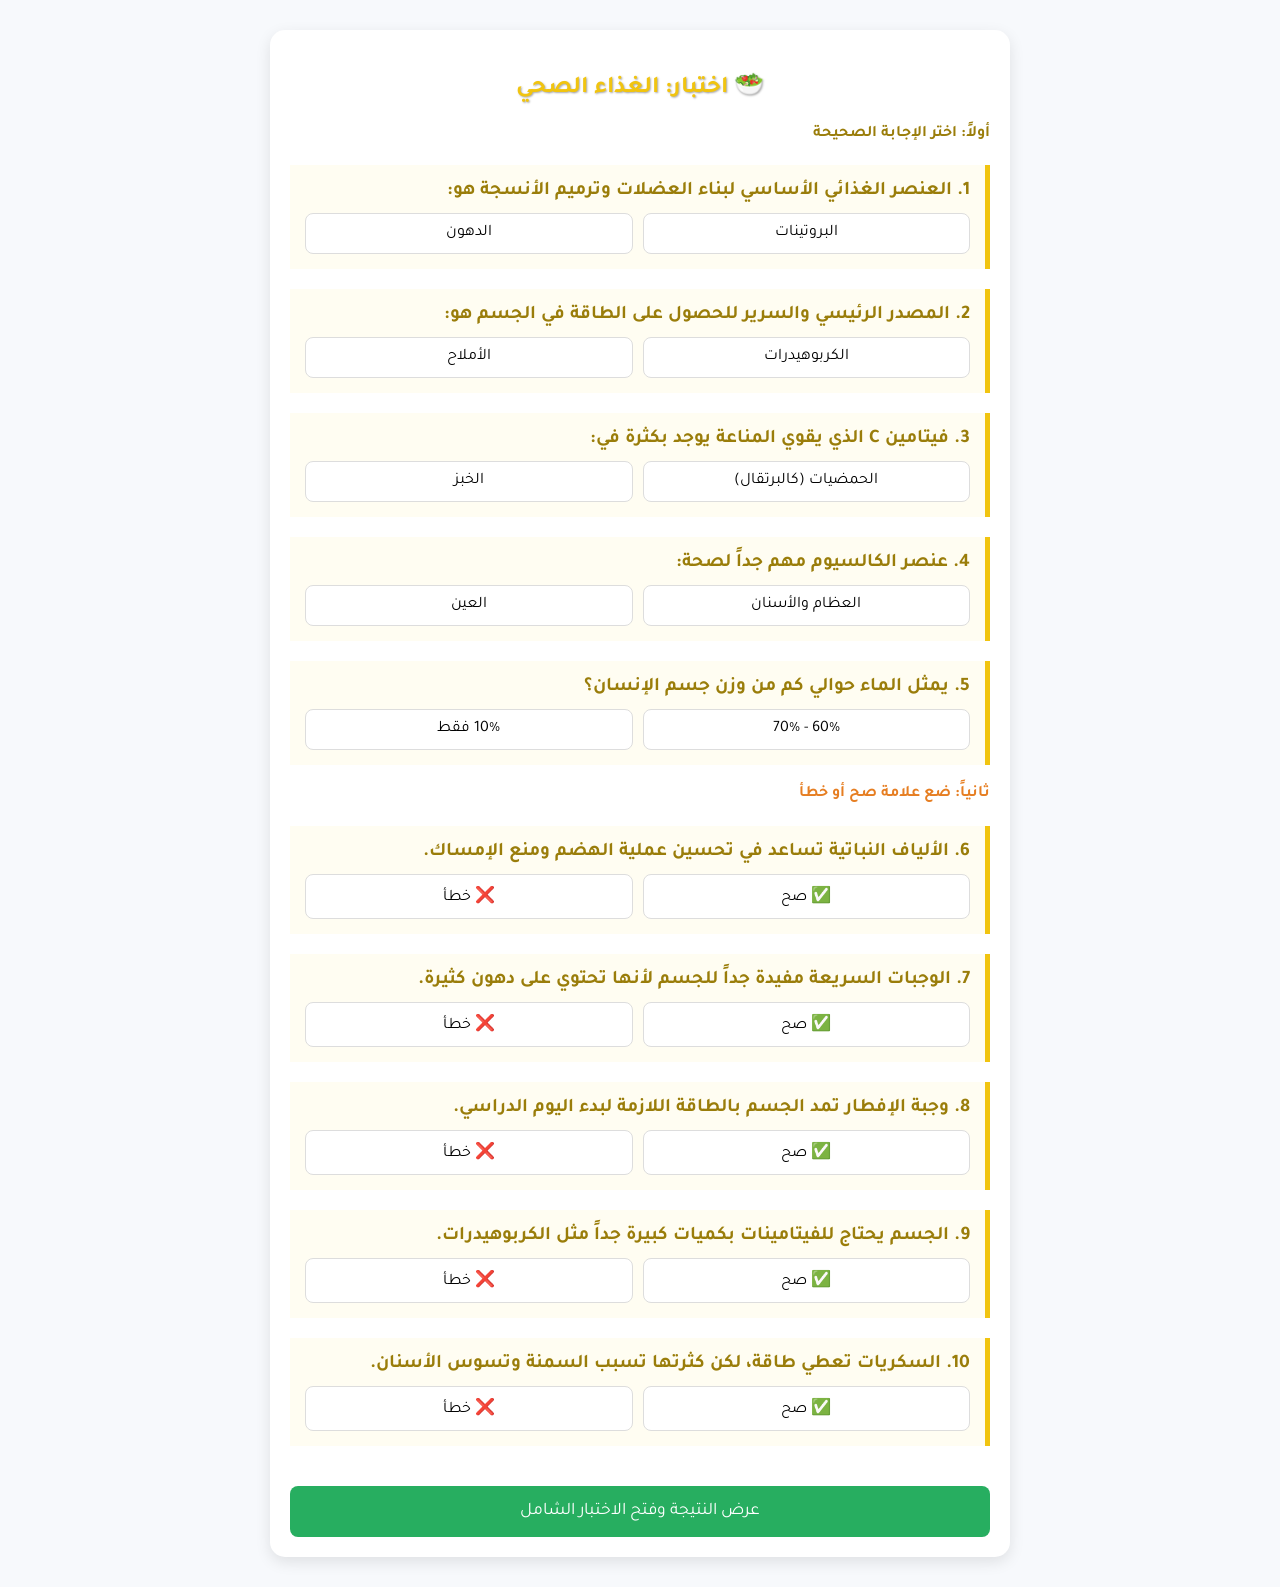
<file: quiz5.html>
<!DOCTYPE html>
<html lang="ar" dir="rtl">
<head>
    <meta charset="UTF-8">
    <meta name="viewport" content="width=device-width, initial-scale=1.0">
    <title>اختبار الغذاء الصحي | الحقيبة التعليمية</title>
    <link rel="stylesheet" href="style.css">
    <link href="https://fonts.googleapis.com/css2?family=Tajawal:wght@400;700&display=swap" rel="stylesheet">
    <style>
        .quiz-container { max-width: 700px; margin: 30px auto; background: white; padding: 20px; border-radius: 15px; box-shadow: 0 5px 15px rgba(0,0,0,0.1); }
        .q-section { margin-bottom: 20px; padding: 15px; border-right: 5px solid #f1c40f; background: #fffdf2; }
        .q-text { font-weight: bold; margin-bottom: 10px; display: block; color: #9a7d0a; }
        .options-grid { display: grid; grid-template-columns: 1fr 1fr; gap: 10px; }
        .opt-card { background: #fff; border: 1px solid #ddd; padding: 10px; border-radius: 8px; cursor: pointer; text-align: center; transition: 0.3s; }
        input[type="radio"] { display: none; }
        input[type="radio"]:checked + label { background: #f1c40f; color: #000; border-color: #9a7d0a; }
        .btn-submit { width: 100%; padding: 15px; background: #27ae60; color: white; border: none; border-radius: 8px; font-size: 1.1rem; cursor: pointer; margin-top: 20px; font-family: 'Tajawal'; }
        #result-box { display: none; text-align: center; padding: 30px; }
    </style>
</head>
<body>
    <div class="container">
        <div class="quiz-container" id="quiz-ui">
            <h2 style="text-align: center; color: #f1c40f; text-shadow: 1px 1px 2px #aaa;">🥗 اختبار: الغذاء الصحي</h2>
            <form id="qForm">
                
                <h4 style="color: #9a7d0a;">أولاً: اختر الإجابة الصحيحة</h4>
                
                <div class="q-section">
                    <span class="q-text">1. العنصر الغذائي الأساسي لبناء العضلات وترميم الأنسجة هو:</span>
                    <div class="options-grid">
                        <input type="radio" name="q1" id="q1a" value="1"><label class="opt-card" for="q1a">البروتينات</label>
                        <input type="radio" name="q1" id="q1b" value="0"><label class="opt-card" for="q1b">الدهون</label>
                    </div>
                </div>

                <div class="q-section">
                    <span class="q-text">2. المصدر الرئيسي والسرير للحصول على الطاقة في الجسم هو:</span>
                    <div class="options-grid">
                        <input type="radio" name="q2" id="q2a" value="1"><label class="opt-card" for="q2a">الكربوهيدرات</label>
                        <input type="radio" name="q2" id="q2b" value="0"><label class="opt-card" for="q2b">الأملاح</label>
                    </div>
                </div>

                <div class="q-section">
                    <span class="q-text">3. فيتامين C الذي يقوي المناعة يوجد بكثرة في:</span>
                    <div class="options-grid">
                        <input type="radio" name="q3" id="q3a" value="1"><label class="opt-card" for="q3a">الحمضيات (كالبرتقال)</label>
                        <input type="radio" name="q3" id="q3b" value="0"><label class="opt-card" for="q3b">الخبز</label>
                    </div>
                </div>

                <div class="q-section">
                    <span class="q-text">4. عنصر الكالسيوم مهم جداً لصحة:</span>
                    <div class="options-grid">
                        <input type="radio" name="q4" id="q4a" value="1"><label class="opt-card" for="q4a">العظام والأسنان</label>
                        <input type="radio" name="q4" id="q4b" value="0"><label class="opt-card" for="q4b">العين</label>
                    </div>
                </div>

                <div class="q-section">
                    <span class="q-text">5. يمثل الماء حوالي كم من وزن جسم الإنسان؟</span>
                    <div class="options-grid">
                        <input type="radio" name="q5" id="q5a" value="1"><label class="opt-card" for="q5a">60% - 70%</label>
                        <input type="radio" name="q5" id="q5b" value="0"><label class="opt-card" for="q5b">10% فقط</label>
                    </div>
                </div>

                <h4 style="color: #e67e22; margin-top: 20px;">ثانياً: ضع علامة صح أو خطأ</h4>

                <div class="q-section">
                    <span class="q-text">6. الألياف النباتية تساعد في تحسين عملية الهضم ومنع الإمساك.</span>
                    <div class="options-grid">
                        <input type="radio" name="q6" id="q6t" value="1"><label class="opt-card" for="q6t">✅ صح</label>
                        <input type="radio" name="q6" id="q6f" value="0"><label class="opt-card" for="q6f">❌ خطأ</label>
                    </div>
                </div>

                <div class="q-section">
                    <span class="q-text">7. الوجبات السريعة مفيدة جداً للجسم لأنها تحتوي على دهون كثيرة.</span>
                    <div class="options-grid">
                        <input type="radio" name="q7" id="q7t" value="0"><label class="opt-card" for="q7t">✅ صح</label>
                        <input type="radio" name="q7" id="q7f" value="1"><label class="opt-card" for="q7f">❌ خطأ</label>
                    </div>
                </div>

                <div class="q-section">
                    <span class="q-text">8. وجبة الإفطار تمد الجسم بالطاقة اللازمة لبدء اليوم الدراسي.</span>
                    <div class="options-grid">
                        <input type="radio" name="q8" id="q8t" value="1"><label class="opt-card" for="q8t">✅ صح</label>
                        <input type="radio" name="q8" id="q8f" value="0"><label class="opt-card" for="q8f">❌ خطأ</label>
                    </div>
                </div>

                <div class="q-section">
                    <span class="q-text">9. الجسم يحتاج للفيتامينات بكميات كبيرة جداً مثل الكربوهيدرات.</span>
                    <div class="options-grid">
                        <input type="radio" name="q9" id="q9t" value="0"><label class="opt-card" for="q9t">✅ صح</label>
                        <input type="radio" name="q9" id="q9f" value="1"><label class="opt-card" for="q9f">❌ خطأ</label>
                    </div>
                </div>

                <div class="q-section">
                    <span class="q-text">10. السكريات تعطي طاقة، لكن كثرتها تسبب السمنة وتسوس الأسنان.</span>
                    <div class="options-grid">
                        <input type="radio" name="q10" id="q10t" value="1"><label class="opt-card" for="q10t">✅ صح</label>
                        <input type="radio" name="q10" id="q10f" value="0"><label class="opt-card" for="q10f">❌ خطأ</label>
                    </div>
                </div>

                <button type="button" onclick="calculateResult(5)" class="btn-submit">عرض النتيجة وفتح الاختبار الشامل</button>
            </form>
        </div>

        <div id="result-box" class="quiz-container">
            <h1 id="score-text"></h1>
            <p id="feedback"></p>
            <a href="quizzes.html" class="btn-submit" style="text-decoration: none; display: block; text-align: center;">العودة لصفحة الاختبارات</a>
        </div>
    </div>

    <script>
        function calculateResult(lessonID) {
            let score = 0;
            const data = new FormData(document.getElementById('qForm'));
            for (let v of data.values()) { score += parseInt(v); }

            document.getElementById('quiz-ui').style.display = 'none';
            document.getElementById('result-box').style.display = 'block';
            document.getElementById('score-text').innerText = `درجتك: ${score} من 10`;

            if(score >= 7) {
                document.getElementById('feedback').innerText = "رائع يا بطل! لقد أتممت جميع دروس المنهج بنجاح. الاختبار الشامل متاح الآن!";
                let lastDone = localStorage.getItem('quizCompleted') || 0;
                if(lessonID > lastDone) localStorage.setItem('quizCompleted', lessonID);
            } else {
                document.getElementById('feedback').innerText = "تحتاج لمراجعة الدرس مرة أخرى لتحصل على 7 درجات وتفتح الاختبار الشامل.";
                document.getElementById('feedback').style.color = "#c0392b";
            }
        }
    </script>
    <script src="script.js"></script>
</body>
</html>
</file>
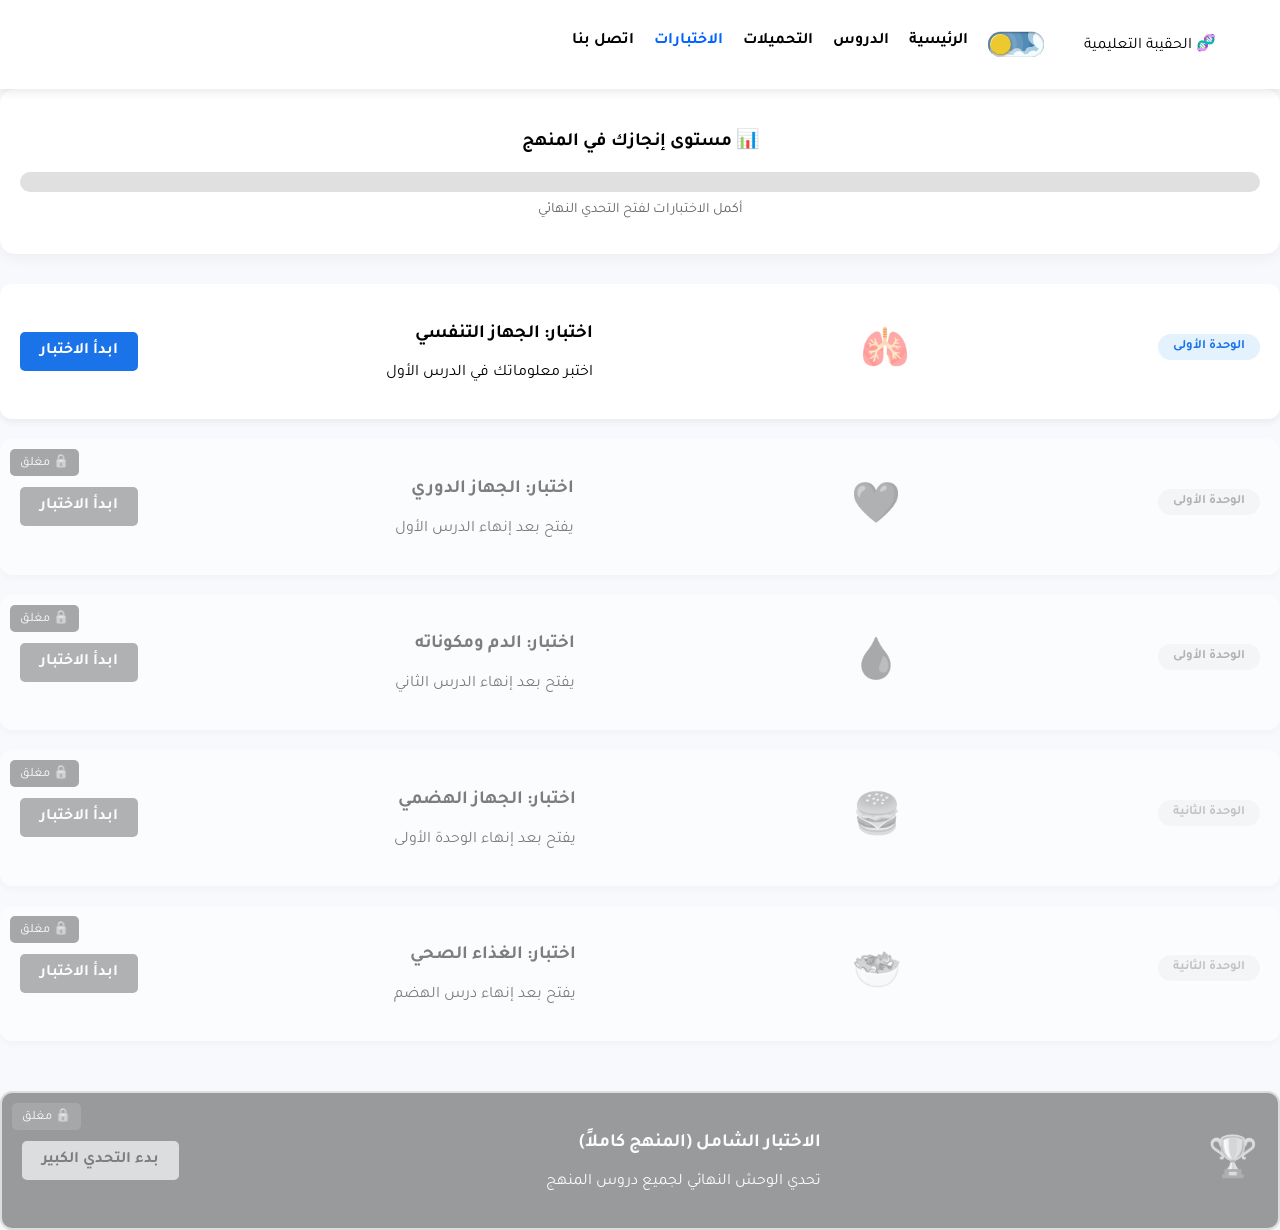
<file: quizzes.html>
<!DOCTYPE html>
<html lang="ar" dir="rtl">
<head>
    <meta charset="UTF-8">
    <meta name="viewport" content="width=device-width, initial-scale=1.0">
    <title>مركز الاختبارات | الحقيبة التعليمية</title>
    <link rel="stylesheet" href="style.css">
    <link href="https://fonts.googleapis.com/css2?family=Tajawal:wght@400;700&display=swap" rel="stylesheet">
    <link href="https://unpkg.com/aos@2.3.1/dist/aos.css" rel="stylesheet">
    <style>
        /* تنسيق شريط التقدم */
        .progress-section {
            background: #fff;
            padding: 20px;
            border-radius: 15px;
            margin-bottom: 30px;
            box-shadow: 0 4px 15px rgba(0,0,0,0.05);
            text-align: center;
        }
        .progress-container {
            background: #e0e0e0;
            border-radius: 20px;
            height: 20px;
            width: 100%;
            margin-top: 10px;
            overflow: hidden;
        }
        .progress-bar {
            background: linear-gradient(90deg, #27ae60, #2ecc71);
            height: 100%;
            width: 20%; /* القيمة الافتراضية للبداية */
            transition: width 0.6s ease;
        }

        /* نظام القفل */
        .quiz-card.locked {
            opacity: 0.5;
            filter: grayscale(1);
            pointer-events: none; /* يمنع الضغط */
            position: relative;
        }
        .quiz-card.locked::after {
            content: "🔒 مغلق";
            position: absolute;
            top: 10px;
            left: 10px;
            background: #555;
            color: white;
            padding: 4px 10px;
            border-radius: 5px;
            font-size: 0.8rem;
        }

        .unit-tag {
            display: inline-block;
            padding: 5px 15px;
            border-radius: 20px;
            font-size: 0.8rem;
            margin-bottom: 10px;
            font-weight: bold;
        }
        .u1-tag { background: #e3f2fd; color: #1a73e8; }
        .u2-tag { background: #e8f5e9; color: #27ae60; }

        .final-challenge {
            background: #2c3e50 !important;
            color: white !important;
            grid-column: 1 / -1; /* يأخذ العرض كاملاً */
            margin-top: 30px;
            border: 2px solid #f1c40f;
        }
    </style>
</head>
<body>
    <nav class="navbar">
        <div class="logo">🧬 الحقيبة التعليمية</div>
        <ul class="nav-links">
            <label class="theme-switch">
  <input type="checkbox" id="darkModeToggle" class="theme-switch__checkbox">
  <div class="theme-switch__container">
    <div class="theme-switch__clouds"></div>
    <div class="theme-switch__stars-container">
      <svg xmlns="http://www.w3.org/2000/svg" viewBox="0 0 144 55" fill="none">
        <path fill-rule="evenodd" clip-rule="evenodd" d="M135.831 3.00688C135.055 3.85027 134.111 4.29946 133 4.35447C134.111 4.40947 135.055 4.85867 135.831 5.71123C136.607 6.55462 136.996 7.56303 136.996 8.72727C136.996 7.95722 137.172 7.25134 137.525 6.59129C137.886 5.93124 138.372 5.39954 138.98 5.00535C139.598 4.60199 140.268 4.39114 141 4.35447C139.88 4.2903 138.936 3.85027 138.16 3.00688C137.384 2.16348 136.996 1.16425 136.996 0C136.996 1.16425 136.607 2.16348 135.831 3.00688ZM31 23.3545C32.1114 23.2995 33.0551 22.8503 33.8313 22.0069C34.6075 21.1635 34.9956 20.1642 34.9956 19C34.9956 20.1642 35.3837 21.1635 36.1599 22.0069C36.9361 22.8503 37.8798 23.2903 39 23.3545C38.2679 23.3911 37.5976 23.602 36.9802 24.0053C36.3716 24.3995 35.8864 24.9312 35.5248 25.5913C35.172 26.2513 34.9956 26.9572 34.9956 27.7273C34.9956 26.563 34.6075 25.5546 33.8313 24.7112C33.0551 23.8587 32.1114 23.4095 31 23.3545ZM0 36.3545C1.11136 36.2995 2.05513 35.8503 2.83131 35.0069C3.6075 34.1635 3.99559 33.1642 3.99559 32C3.99559 33.1642 4.38368 34.1635 5.15987 35.0069C5.93605 35.8503 6.87982 36.2903 8 36.3545C7.26792 36.3911 6.59757 36.602 5.98015 37.0053C5.37155 37.3995 4.88644 37.9312 4.52481 38.5913C4.172 39.2513 3.99559 39.9572 3.99559 40.7273C3.99559 39.563 3.6075 38.5546 2.83131 37.7112C2.05513 36.8587 1.11136 36.4095 0 36.3545ZM56.8313 24.0069C56.0551 24.8503 55.1114 25.2995 54 25.3545C55.1114 25.4095 56.0551 25.8587 56.8313 26.7112C57.6075 27.5546 57.9956 28.563 57.9956 29.7273C57.9956 28.9572 58.172 28.2513 58.5248 27.5913C58.8864 26.9312 59.3716 26.3995 59.9802 26.0053C60.5976 25.602 61.2679 25.3911 62 25.3545C60.8798 25.2903 59.9361 24.8503 59.1599 24.0069C58.3837 23.1635 57.9956 22.1642 57.9956 21C57.9956 22.1642 57.6075 23.1635 56.8313 24.0069ZM81 25.3545C82.1114 25.2995 83.0551 24.8503 83.8313 24.0069C84.6075 23.1635 84.9956 22.1642 84.9956 21C84.9956 22.1642 85.3837 23.1635 86.1599 24.0069C86.9361 24.8503 87.8798 25.2903 89 25.3545C88.2679 25.3911 87.5976 25.602 86.9802 26.0053C86.3716 26.3995 85.8864 26.9312 85.5248 27.5913C85.172 28.2513 84.9956 28.9572 84.9956 29.7273C84.9956 28.563 84.6075 27.5546 83.8313 26.7112C83.0551 25.8587 82.1114 25.4095 81 25.3545ZM136 36.3545C137.111 36.2995 138.055 35.8503 138.831 35.0069C139.607 34.1635 139.996 33.1642 139.996 32C139.996 33.1642 140.384 34.1635 141.16 35.0069C141.936 35.8503 142.88 36.2903 144 36.3545C143.268 36.3911 142.598 36.602 141.98 37.0053C141.372 37.3995 140.886 37.9312 140.525 38.5913C140.172 39.2513 139.996 39.9572 139.996 40.7273C139.996 39.563 139.607 38.5546 138.831 37.7112C138.055 36.8587 137.111 36.4095 136 36.3545ZM101.831 49.0069C101.055 49.8503 100.111 50.2995 99 50.3545C100.111 50.4095 101.055 50.8587 101.831 51.7112C102.607 52.5546 102.996 53.563 102.996 54.7273C102.996 53.9572 103.172 53.2513 103.525 52.5913C103.886 51.9312 104.372 51.3995 104.98 51.0053C105.598 50.602 106.268 50.3911 107 50.3545C105.88 50.2903 104.936 49.8503 104.16 49.0069C103.384 48.1635 102.996 47.1642 102.996 46C102.996 47.1642 102.607 48.1635 101.831 49.0069Z" fill="currentColor"></path>
      </svg>
    </div>
    <div class="theme-switch__circle-container">
      <div class="theme-switch__sun-moon-container">
        <div class="theme-switch__moon">
          <div class="theme-switch__spot"></div>
          <div class="theme-switch__spot"></div>
          <div class="theme-switch__spot"></div>
        </div>
      </div>
    </div>
  </div>
</label>
            <li><a href="index.html">الرئيسية</a></li>
            <li><a href="lessons.html">الدروس</a></li>
            <li><a href="downloads.html">التحميلات</a></li>
            <li><a href="quizzes.html" class="active">الاختبارات</a></li>
            <li><a href="contact.html">اتصل بنا</a></li>
        </ul>
    </nav>

    <main class="container" data-aos="fade-up">
        <div class="progress-section">
            <h3>📊 مستوى إنجازك في المنهج</h3>
            <div class="progress-container">
                <div class="progress-bar" id="mainProgress"></div>
            </div>
            <p style="margin-top: 10px; font-size: 0.9rem; color: #666;">أكمل الاختبارات لفتح التحدي النهائي</p>
        </div>

        <div class="downloads-grid">
            
            <div class="download-card quiz-card" id="q1">
                <span class="unit-tag u1-tag">الوحدة الأولى</span>
                <div class="file-icon">🫁</div>
                <div class="file-info">
                    <h3>اختبار: الجهاز التنفسي</h3>
                    <p>اختبر معلوماتك في الدرس الأول</p>
                </div>
                <a href="quiz1.html" class="download-btn">ابدأ الاختبار</a>
            </div>

            <div class="download-card quiz-card locked" id="q2">
                <span class="unit-tag u1-tag">الوحدة الأولى</span>
                <div class="file-icon">❤️</div>
                <div class="file-info">
                    <h3>اختبار: الجهاز الدوري</h3>
                    <p>يفتح بعد إنهاء الدرس الأول</p>
                </div>
                <a href="quiz2.html" class="download-btn">ابدأ الاختبار</a>
            </div>

            <div class="download-card quiz-card locked" id="q3">
                <span class="unit-tag u1-tag">الوحدة الأولى</span>
                <div class="file-icon">🩸</div>
                <div class="file-info">
                    <h3>اختبار: الدم ومكوناته</h3>
                    <p>يفتح بعد إنهاء الدرس الثاني</p>
                </div>
                <a href="quiz3.html" class="download-btn">ابدأ الاختبار</a>
            </div>

            <div class="download-card quiz-card locked" id="q4">
                <span class="unit-tag u2-tag">الوحدة الثانية</span>
                <div class="file-icon">🍔</div>
                <div class="file-info">
                    <h3>اختبار: الجهاز الهضمي</h3>
                    <p>يفتح بعد إنهاء الوحدة الأولى</p>
                </div>
                <a href="quiz4.html" class="download-btn">ابدأ الاختبار</a>
            </div>

            <div class="download-card quiz-card locked" id="q5">
                <span class="unit-tag u2-tag">الوحدة الثانية</span>
                <div class="file-icon">🥗</div>
                <div class="file-info">
                    <h3>اختبار: الغذاء الصحي</h3>
                    <p>يفتح بعد إنهاء درس الهضم</p>
                </div>
                <a href="quiz5.html" class="download-btn">ابدأ الاختبار</a>
            </div>

            <div class="download-card quiz-card locked final-challenge" id="qFinal">
                <div class="file-icon">🏆</div>
                <div class="file-info">
                    <h3>الاختبار الشامل (المنهج كاملاً)</h3>
                    <p>تحدي الوحش النهائي لجميع دروس المنهج</p>
                </div>
                <a href="quiz-final.html" class="download-btn" style="background:#f1c40f; color:#000;">بدء التحدي الكبير</a>
            </div>

        </div>
    </main>

    <script>
    function checkProgress() {
        // جلب رقم آخر اختبار تم إنجازه من ذاكرة المتصفح
        let completed = localStorage.getItem('quizCompleted') || 0;
        completed = parseInt(completed);

        // حساب النسبة المئوية (عندنا 5 دروس + اختبار شامل = 6 خطوات)
        let progress = (completed / 6) * 100;
        document.getElementById('mainProgress').style.width = progress + '%';

        // فتح الاختبارات بناءً على المنجز
        for (let i = 2; i <= 5; i++) {
            if (completed >= i - 1) {
                document.getElementById('q' + i).classList.remove('locked');
            }
        }
        
        // فتح الاختبار الشامل إذا تم إنهاء الـ 5 دروس
        if (completed >= 5) {
            document.getElementById('qFinal').classList.remove('locked');
        }
    }

    // تشغيل الدالة عند تحميل الصفحة
    window.onload = checkProgress;
</script>
<script src="script.js"></script>
<script src="https://unpkg.com/aos@2.3.1/dist/aos.js"></script>
<script>
    AOS.init({
        duration: 800,
        once: true
    });
 </script>
</body>
</html>
</file>
<file: style.css>
:root {
    --main-blue: #0062ff;       /* أزرق حيوي للمهام الأساسية */
    --soft-blue: #eef4ff;       /* خلفيات خفيفة للأقسام */
    --dark-navy: #1a202c;       /* للنصوص والعناوين الكبيرة */
    --accent-color: #00d1b2;    /* لون أخضر تركواز للنجاح أو التميز */
    --warning-orange: #ff9f43;  /* للتحذيرات أو التنبيهات */
    --light-bg: #f7f9fc;        /* خلفية الموقع العامة */
    --white: #ffffff;
}

body {
    font-family: 'Tajawal', sans-serif;
    background-color: var(--light-bg);
    margin: 0;
    color: var(--text-color);
}

/* Navbar */
.navbar {
    background: #fff;
    padding: 1rem 5%;
    display: flex;
    /*justify-content: space-between;*/
    align-items: center;
    box-shadow: 0 2px 10px rgba(0,0,0,0.1);
    position: sticky;
    top: 0;
    z-index: 1000;
}

.nav-links { list-style: none; display: flex; gap: 20px; }
.nav-links a { text-decoration: none; color: var(--text-color); font-weight: bold; transition: 0.3s; }
.nav-links a.active, .nav-links a:hover { color: var(--main-blue); }

.hero {
    background: linear-gradient(135deg, var(--main-blue), #003db3);
    color: white;
    border-bottom-left-radius: 50px;
    border-bottom-right-radius: 50px;
    text-align: center;
    padding: 50px 10px;
}

.section-title {
    font-size: 1.8rem;
    margin-bottom: 30px;
    font-weight: bold;
    color: var(--main-blue);
    text-align: center;
}

.quick-access-container1, .quick-access-container2 {
    background-color: var(--soft-blue);
    padding: 60px 5%;
    border-radius: 30px;
    margin: 20px 0;
}

.btn-main {
    background: #ffc107;
    color: #000;
    padding: 12px 30px;
    border-radius: 50px;
    text-decoration: none;
    font-weight: bold;
    display: inline-block;
    margin-top: 20px;
}

/* Grid System */
.grid-cards {
    display: grid;
    grid-template-columns: repeat(auto-fit, minmax(250px, 1fr));
    gap: 20px;
    padding: 40px 0;
}

.device-card {
    background: white;
    padding: 30px;
    border-radius: 20px;
    text-align: center;
    text-decoration: none;
    color: inherit;
    transition: 0.3s;
    box-shadow: 0 4px 6px rgba(0, 0, 0, 0.300);
}


.video-container {
    display: flex;           
    justify-content: center; 
    align-items: center;     
    margin: 40px auto;      
    width: 100%;            
    max-width: 800px;        
}

.video-container iframe {
    width: 100%;             
    border-radius: 20px;     
    box-shadow: 0 10px 30px rgba(0,0,0,0.15); 
    aspect-ratio: 16 / 9;    
    border: none;            
}

.device-card:hover { transform: translateY(-10px); box-shadow: 0 10px 20px rgba(0,0,0,0.1); }
.device-card .icon { font-size: 50px; margin-bottom: 15px; }

/* تحديث الـ Hero */
.hero {
    background: linear-gradient(135deg, var(--main-blue), #003db3);
    color: white;
    border-bottom-left-radius: 50px;
    border-bottom-right-radius: 50px;
}

/* تحديث الحاويات في الصفحة الرئيسية */
.quick-access-container1, .quick-access-container2 {
    background-color: var(--soft-blue); /* بدلاً من الأسود الغامق */
    padding: 60px 5%;
    border-radius: 30px;
    margin: 20px 0;
}
.device-card {
    background: var(--white);
    border: 1px solid rgba(0,0,0,0.05);
    transition: all 0.3s cubic-bezier(0.25, 0.8, 0.25, 1);
}

.device-card:hover {
    transform: translateY(-5px);
    box-shadow: 0 15px 30px rgba(0,98,255,0.1); /* ظل بلون أزرق خفيف */
    border-color: var(--main-blue);
}

/* تنسيقات أزرار التحميل المطورة */
.download-btn {
    background: var(--main-blue); /* اللون الأزرق الأساسي */
    color: white;
    padding: 12px 25px;
    border-radius: 8px;
    text-decoration: none;
    font-weight: bold;
    display: inline-flex;
    align-items: center;
    gap: 8px;
    transition: 0.3s ease;
}

/* زر تحميل الصور - بنفسجي */
.img-btn { 
    background: #8e44ad; 
}
.img-btn:hover {
    background: #732d91;
    box-shadow: 0 4px 12px rgba(142, 68, 173, 0.3);
}

/* زر تحميل الباوربوينت - برتقالي محروق */
.ppt-btn { 
    background: #d35400; 
}
.ppt-btn:hover {
    background: #a04000;
    box-shadow: 0 4px 12px rgba(211, 84, 0, 0.3);
}

/* زر تحميل الـ PDF - أحمر هادئ */
.download-btn[href$=".pdf"] {
    background: #c0392b;
}
.download-btn[href$=".pdf"]:hover {
    background: #962d22;
    box-shadow: 0 4px 12px rgba(192, 57, 43, 0.3);
}
/* تنسيقات خاصة بتبويبات الدرس */
.internal-tabs {
    display: flex;
    justify-content: center;
    gap: 10px;
    margin: 20px 0;
}

.tab-btn {
    padding: 12px 20px;
    border: none;
    background: #e0e0e0;
    border-radius: 5px;
    cursor: pointer;
    font-family: 'Tajawal';
    font-weight: bold;
    transition: 0.3s;
}

.tab-btn.active {
    background: #1a73e8;
    color: white;
}

.tab-pane {
    display: none;
    animation: slideUp 0.4s ease;
}

.tab-pane.active {
    display: block;
}

.lesson-card {
    background: white;
    padding: 25px;
    border-radius: 15px;
    margin-bottom: 20px;
    box-shadow: 0 4px 12px rgba(0,0,0,0.08);
}

.equation-box {
    background: #f0f7ff;
    padding: 20px;
    border-radius: 10px;
    text-align: center;
    border-right: 5px solid #1a73e8;
    margin: 15px 0;
}
.equation-box2{
    background: #f0f7ff;
    padding: 20px;
    border-radius: 10px;
    text-align: center;
    border-right: 5px solid #e81a1a;
    margin: 15px 0;
}

.q-btn {
    display: block;
    width: 100%;
    padding: 15px;
    margin: 10px 0;
    border: 2px solid #eee;
    background: white;
    border-radius: 10px;
    cursor: pointer;
    font-family: 'Tajawal';
    transition: 0.3s;
}

@keyframes slideUp {
    from { opacity: 0; transform: translateY(20px); }
    to { opacity: 1; transform: translateY(0); }
}
/* تنسيقات التحميلات */
.page-header { background: #1a73e8; color: white; padding: 50px 0; text-align: center; }
.downloads-grid { display: grid; gap: 20px; margin-top: 30px; }
.download-card {
    background: white; padding: 20px; border-radius: 12px;
    display: flex; align-items: center; justify-content: space-between;
    box-shadow: 0 4px 6px rgba(0,0,0,0.05);
}
.file-icon { font-size: 40px; margin-left: 20px; }
.download-btn {
    background: #1a73e8; color: white; padding: 10px 20px;
    border-radius: 5px; text-decoration: none; font-weight: bold;
}
.img-btn { background: #9b59b6; }
.ppt-btn { background: #e67e22; }

/* تنسيقات الاختبار */
.question-block { margin-bottom: 30px; border-bottom: 1px solid #eee; padding-bottom: 15px; }
.q-text { font-size: 1.2rem; font-weight: bold; margin-bottom: 15px; }
.option { display: block; margin: 10px 0; cursor: pointer; font-size: 1.1rem; }
.result-box {
    margin-top: 30px; padding: 30px; border-radius: 15px;
    background: #f9f9f9; text-align: center; border: 2px dashed #ddd;
}
/* تنسيقات صفحة الدروس */
.unit-section {
    margin-bottom: 15px;
    border-radius: 10px;
    overflow: hidden;
    box-shadow: 0 4px 6px rgba(0,0,0,0.05);
}

.unit-header {
    width: 100%;
    padding: 20px;
    background: #fff;
    border: none;
    display: flex;
    justify-content: space-between;
    align-items: center;
    font-size: 1.2rem;
    font-weight: bold;
    font-family: 'Tajawal';
    cursor: pointer;
    transition: 0.3s;
    border-right: 6px solid #1a73e8;
}

.unit-header:hover, .unit-header.active {
    background: #f0f7ff;
    color: #1a73e8;
}

.unit-content {
    max-height: 0;
    overflow: hidden;
    background: #fafafa;
    transition: max-height 0.4s ease-out;
}

.unit-content.open {
    max-height: 500px; /* القيمة تكون أكبر من محتوى الدروس */
}

.lessons-list {
    padding: 10px 20px;
}

.lesson-item {
    display: flex;
    align-items: center;
    padding: 15px;
    margin: 10px 0;
    background: #fff;
    border-radius: 8px;
    text-decoration: none;
    color: #333;
    transition: 0.2s;
    border: 1px solid #eee;
}

.lesson-item:hover {
    transform: scale(1.02);
    box-shadow: 0 2px 8px rgba(0,0,0,0.1);
    border-color: #1a73e8;
}

.lesson-item .icon {
    font-size: 30px;
    margin-left: 15px;
}

.lesson-item.disabled {
    opacity: 0.6;
    cursor: not-allowed;
    filter: grayscale(1);
}

.arrow { transition: 0.3s; }
.unit-header.active .arrow { transform: rotate(180deg); }
/* تنسيق قسم الجدول */
.mechanics-section {
    margin: 40px 0;
    font-family: 'Tajawal', sans-serif;
}

.table-title {
    color: #1a73e8;
    border-right: 5px solid #ffc107;
    padding-right: 15px;
    margin-bottom: 10px;
}

.table-intro {
    margin-bottom: 20px;
    color: #555;
}

/* حاوية الجدول لضمان التمرير على الموبايل */
.table-wrapper {
    overflow-x: auto;
    border-radius: 15px;
    box-shadow: 0 5px 20px rgba(0,0,0,0.1);
}

/* تنسيق الجدول نفسه */
.breathing-table {
    width: 100%;
    border-collapse: collapse;
    background-color: white;
    text-align: center;
}

.breathing-table th {
    background-color: #1a73e8;
    color: white;
    padding: 15px;
    font-size: 1.1rem;
}

.breathing-table td {
    padding: 15px;
    border-bottom: 1px solid #eee;
    font-size: 1rem;
}

/* تمييز أعمدة البيانات */
.feature {
    font-weight: bold;
    background-color: #f8f9fa;
    color: #333;
    width: 30%;
}

.inhale-data {
    background-color: #e3f2fd; /* لون أزرق خفيف للشهيق */
    color: #0d47a1;
}

.exhale-data {
    background-color: #fff3e0; /* لون برتقالي خفيف للزفير */
    color: #e65100;
}

/* تأثير عند مرور الماوس على الصف */
.breathing-table tr:hover {
    filter: brightness(0.95);
    transition: 0.2s;
}

.image-slider {
    position: relative;
    max-width: 1000px; /* هنا بتتحكم في العرض.. صغره لـ 500px أو 400px حسب رغبتك */
    margin: 20px auto; /* auto بتخلي السلايدر في نص الصفحة */
    overflow: hidden;
    border-radius: 15px;
    box-shadow: 0 5px 15px rgba(0,0,0,0.1);
    background: #000; /* خلفية سوداء عشان لو الصورة مقاسها مختلف */
}

.slide {
    display: none; /* إخفاء كل الصور افتراضياً */
    position: relative;
}

.slide.active {
    display: block; /* إظهار الصورة النشطة فقط */
    animation: fade 0.5s ease-in;
}

.slide img {
    width: 100%;
    height: 500px; /* تحديد ارتفاع ثابت لكل الصور عشان التنسيق ميبوظش */
    object-fit: contain; /* دي أهم خاصية: بتخلي الصورة تظهر كاملة بدون قص */
    display: block;
}

.caption {
    position: absolute;
    bottom: 0;
    background: rgba(0, 0, 0, 0.6);
    color: white;
    width: 100%;
    padding: 10px;
    text-align: center;
    font-size: 0.9rem;
}

/* أزرار التنقل */
.prev, .next {
    position: absolute;
    top: 50%;
    transform: translateY(-50%);
    background: rgba(26, 115, 232, 0.7);
    color: white;
    border: none;
    padding: 15px;
    cursor: pointer;
    font-size: 18px;
    border-radius: 50%;
    margin: 0 10px;
    transition: 0.3s;
}

.prev:hover, .next:hover { background: var(--main-blue); }
.next { left: 10px; } /* لأن الموقع RTL */
.prev { right: 10px; }

@keyframes fade {
    from { opacity: 0.4; } 
    to { opacity: 1; }
}
/* الألوان الافتراضية للوضع الليلي */
body.dark-mode {
    background-color: #1a1a1a;
    color: #f1f1f1;
}

body.dark-mode .navbar {
    background-color: #333;
    border-bottom: 2px solid #444;
}

body.dark-mode .download-card, 
body.dark-mode .quiz-container,
body.dark-mode .progress-section,
body.dark-mode .quick-access-container1,
body.dark-mode .quick-access-container2,
body.dark-mode .device-card,
body.dark-mode .unit-header,
body.dark-mode .lessons-list,
body.dark-mode .lesson-item,
body.dark-mode .lesson-card,
body.dark-mode .contact-form-card,
body.dark-mode .info-item,
body.dark-mode .q-section {
    background-color: #2d2d2d !important;
    color: #fff !important;
    box-shadow: 0 4px 15px rgba(0,0,0,0.5);
    border-color: #444;
}

body.dark-mode .opt-card {
    background-color: #3d3d3d;
    border-color: #555;
    color: #eee;
}

body.dark-mode .unit-tag {
    background-color: #444;
    color: #f1c40f;
}
body.dark-mode .equation-box {
    background-color: #6181d1;
    color: #f1f1f1;
    border-color: #444;
}
body.dark-mode .equation-box2{
    background-color: #bd7070;
    color: #f1f1f1;
    border-color: #a12222;
}
/* زرار التبديل نفسه */
.mode-btn {
    background: none;
    border: 1px solid #ddd;
    border-radius: 50%;
    cursor: pointer;
    font-size: 1.2rem;
    padding: 5px 10px;
    transition: 0.3s;
}
/* تعديلات الشاشات الصغيرة */
@media (max-width: 768px) {
    /* 1. تقليل الحواف الجانبية للحاوية */
    .container, .quiz-container {
        width: 95%;
        margin: 10px auto;
        padding: 15px;
    }

    /* 2. جعل أزرار الخيارات (الاختيارات) تحت بعض بدل ما هي جنب بعض */
    .options-grid {
        grid-template-columns: 1fr; /* خيار واحد في كل سطر */
        gap: 8px;
    }

    /* 3. تعديل القائمة العلوية (Navbar) */
    .nav-links {
        display: flex;
        justify-content: space-around;
        padding: 10px 0;
        font-size: 0.8rem; /* تصغير الخط شوية */
    }

    .navbar .logo {
        font-size: 1.1rem;
        text-align: center;
        display: block;
        margin-bottom: 5px;
    }

    /* 4. تعديل كروت الدروس في الصفحة الرئيسية */
    .downloads-grid {
        grid-template-columns: 1fr; /* كارت واحد في السطر */
    }

    /* 5. تصغير حجم الخط في الأسئلة */
    .q-text {
        font-size: 1rem;
    }

    /* 6. جعل عداد الوقت ثابت في مكان مريح */
    .timer-sticky {
        font-size: 1rem;
        padding: 8px;
    }
}
/* Dashboard Styling */
.student-dashboard { margin-top: -30px; position: relative; z-index: 10; }
.dashboard-card {
    background: rgb(44, 130, 191);
    padding: 25px;
    border-radius: 20px;
    box-shadow: 0 10px 25px rgba(0,0,0,0.1);
    display: flex;
    justify-content: space-between;
    align-items: center;
    flex-wrap: wrap;
    gap: 20px;
}
.progress-wrapper {
    background: #ffffff;
    width: 200px;
    height: 15px;
    border-radius: 10px;
    overflow: hidden;
    margin-top: 10px;
}
.progress-bar-fill {
    background: linear-gradient(90deg, #0062ff, #00d1b2);
    height: 100%;
    width: 0%; /* هيتحدث بالجافا سكريبت */
    color: white;
    font-size: 0.7rem;
    text-align: center;
    line-height: 15px;
    transition: width 1s ease-in-out;
}
.theme-switch {
  --toggle-size: 10px;
  /* the size is adjusted using font-size,
     this is not transform scale,
     so you can choose any size */
  --container-width: 5.625em;
  --container-height: 2.5em;
  --container-radius: 6.25em;
  /* radius 0 - minecraft mode :) */
  --container-light-bg: #3D7EAE;
  --container-night-bg: #1D1F2C;
  --circle-container-diameter: 3.375em;
  --sun-moon-diameter: 2.125em;
  --sun-bg: #ECCA2F;
  --moon-bg: #C4C9D1;
  --spot-color: #959DB1;
  --circle-container-offset: calc((var(--circle-container-diameter) - var(--container-height)) / 2 * -1);
  --stars-color: #fff;
  --clouds-color: #F3FDFF;
  --back-clouds-color: #AACADF;
  --transition: .5s cubic-bezier(0, -0.02, 0.4, 1.25);
  --circle-transition: .3s cubic-bezier(0, -0.02, 0.35, 1.17);
}

.theme-switch, .theme-switch *, .theme-switch *::before, .theme-switch *::after {
  -webkit-box-sizing: border-box;
  box-sizing: border-box;
  margin: 0;
  padding: 0;
  font-size: var(--toggle-size);
}

.theme-switch__container {
  width: var(--container-width);
  height: var(--container-height);
  background-color: var(--container-light-bg);
  border-radius: var(--container-radius);
  overflow: hidden;
  cursor: pointer;
  -webkit-box-shadow: 0em -0.062em 0.062em rgba(0, 0, 0, 0.25), 0em 0.062em 0.125em rgba(255, 255, 255, 0.94);
  box-shadow: 0em -0.062em 0.062em rgba(0, 0, 0, 0.25), 0em 0.062em 0.125em rgba(255, 255, 255, 0.94);
  -webkit-transition: var(--transition);
  -o-transition: var(--transition);
  transition: var(--transition);
  position: relative;
}

.theme-switch__container::before {
  content: "";
  position: absolute;
  z-index: 1;
  inset: 0;
  -webkit-box-shadow: 0em 0.05em 0.187em rgba(0, 0, 0, 0.25) inset, 0em 0.05em 0.187em rgba(0, 0, 0, 0.25) inset;
  box-shadow: 0em 0.05em 0.187em rgba(0, 0, 0, 0.25) inset, 0em 0.05em 0.187em rgba(0, 0, 0, 0.25) inset;
  border-radius: var(--container-radius)
}

.theme-switch__checkbox {
  display: none;
}

.theme-switch__circle-container {
  width: var(--circle-container-diameter);
  height: var(--circle-container-diameter);
  background-color: rgba(255, 255, 255, 0.1);
  position: absolute;
  left: var(--circle-container-offset);
  top: var(--circle-container-offset);
  border-radius: var(--container-radius);
  -webkit-box-shadow: inset 0 0 0 3.375em rgba(255, 255, 255, 0.1), inset 0 0 0 3.375em rgba(255, 255, 255, 0.1), 0 0 0 0.625em rgba(255, 255, 255, 0.1), 0 0 0 1.25em rgba(255, 255, 255, 0.1);
  box-shadow: inset 0 0 0 3.375em rgba(255, 255, 255, 0.1), inset 0 0 0 3.375em rgba(255, 255, 255, 0.1), 0 0 0 0.625em rgba(255, 255, 255, 0.1), 0 0 0 1.25em rgba(255, 255, 255, 0.1);
  display: -webkit-box;
  display: -ms-flexbox;
  display: flex;
  -webkit-transition: var(--circle-transition);
  -o-transition: var(--circle-transition);
  transition: var(--circle-transition);
  pointer-events: none;
}

.theme-switch__sun-moon-container {
  pointer-events: auto;
  position: relative;
  z-index: 2;
  width: var(--sun-moon-diameter);
  height: var(--sun-moon-diameter);
  margin: auto;
  border-radius: var(--container-radius);
  background-color: var(--sun-bg);
  -webkit-box-shadow: 0.062em 0.062em 0.062em 0em rgba(254, 255, 239, 0.61) inset, 0em -0.062em 0.062em 0em #a1872a inset;
  box-shadow: 0.062em 0.062em 0.062em 0em rgba(254, 255, 239, 0.61) inset, 0em -0.062em 0.062em 0em #a1872a inset;
  -webkit-filter: drop-shadow(0.062em 0.125em 0.125em rgba(0, 0, 0, 0.25)) drop-shadow(0em 0.062em 0.125em rgba(0, 0, 0, 0.25));
  filter: drop-shadow(0.062em 0.125em 0.125em rgba(0, 0, 0, 0.25)) drop-shadow(0em 0.062em 0.125em rgba(0, 0, 0, 0.25));
  overflow: hidden;
  -webkit-transition: var(--transition);
  -o-transition: var(--transition);
  transition: var(--transition);
}

.theme-switch__moon {
  -webkit-transform: translateX(100%);
  -ms-transform: translateX(100%);
  transform: translateX(100%);
  width: 100%;
  height: 100%;
  background-color: var(--moon-bg);
  border-radius: inherit;
  -webkit-box-shadow: 0.062em 0.062em 0.062em 0em rgba(254, 255, 239, 0.61) inset, 0em -0.062em 0.062em 0em #969696 inset;
  box-shadow: 0.062em 0.062em 0.062em 0em rgba(254, 255, 239, 0.61) inset, 0em -0.062em 0.062em 0em #969696 inset;
  -webkit-transition: var(--transition);
  -o-transition: var(--transition);
  transition: var(--transition);
  position: relative;
}

.theme-switch__spot {
  position: absolute;
  top: 0.75em;
  left: 0.312em;
  width: 0.75em;
  height: 0.75em;
  border-radius: var(--container-radius);
  background-color: var(--spot-color);
  -webkit-box-shadow: 0em 0.0312em 0.062em rgba(0, 0, 0, 0.25) inset;
  box-shadow: 0em 0.0312em 0.062em rgba(0, 0, 0, 0.25) inset;
}

.theme-switch__spot:nth-of-type(2) {
  width: 0.375em;
  height: 0.375em;
  top: 0.937em;
  left: 1.375em;
}

.theme-switch__spot:nth-last-of-type(3) {
  width: 0.25em;
  height: 0.25em;
  top: 0.312em;
  left: 0.812em;
}

.theme-switch__clouds {
  width: 1.25em;
  height: 1.25em;
  background-color: var(--clouds-color);
  border-radius: var(--container-radius);
  position: absolute;
  bottom: -0.625em;
  left: 0.312em;
  -webkit-box-shadow: 0.937em 0.312em var(--clouds-color), -0.312em -0.312em var(--back-clouds-color), 1.437em 0.375em var(--clouds-color), 0.5em -0.125em var(--back-clouds-color), 2.187em 0 var(--clouds-color), 1.25em -0.062em var(--back-clouds-color), 2.937em 0.312em var(--clouds-color), 2em -0.312em var(--back-clouds-color), 3.625em -0.062em var(--clouds-color), 2.625em 0em var(--back-clouds-color), 4.5em -0.312em var(--clouds-color), 3.375em -0.437em var(--back-clouds-color), 4.625em -1.75em 0 0.437em var(--clouds-color), 4em -0.625em var(--back-clouds-color), 4.125em -2.125em 0 0.437em var(--back-clouds-color);
  box-shadow: 0.937em 0.312em var(--clouds-color), -0.312em -0.312em var(--back-clouds-color), 1.437em 0.375em var(--clouds-color), 0.5em -0.125em var(--back-clouds-color), 2.187em 0 var(--clouds-color), 1.25em -0.062em var(--back-clouds-color), 2.937em 0.312em var(--clouds-color), 2em -0.312em var(--back-clouds-color), 3.625em -0.062em var(--clouds-color), 2.625em 0em var(--back-clouds-color), 4.5em -0.312em var(--clouds-color), 3.375em -0.437em var(--back-clouds-color), 4.625em -1.75em 0 0.437em var(--clouds-color), 4em -0.625em var(--back-clouds-color), 4.125em -2.125em 0 0.437em var(--back-clouds-color);
  -webkit-transition: 0.5s cubic-bezier(0, -0.02, 0.4, 1.25);
  -o-transition: 0.5s cubic-bezier(0, -0.02, 0.4, 1.25);
  transition: 0.5s cubic-bezier(0, -0.02, 0.4, 1.25);
}

.theme-switch__stars-container {
  position: absolute;
  color: var(--stars-color);
  top: -100%;
  left: 0.312em;
  width: 2.75em;
  height: auto;
  -webkit-transition: var(--transition);
  -o-transition: var(--transition);
  transition: var(--transition);
}

/* actions */

.theme-switch__checkbox:checked + .theme-switch__container {
  background-color: var(--container-night-bg);
}

.theme-switch__checkbox:checked + .theme-switch__container .theme-switch__circle-container {
  left: calc(100% - var(--circle-container-offset) - var(--circle-container-diameter));
}

.theme-switch__checkbox:checked + .theme-switch__container .theme-switch__circle-container:hover {
  left: calc(100% - var(--circle-container-offset) - var(--circle-container-diameter) - 0.187em)
}

.theme-switch__circle-container:hover {
  left: calc(var(--circle-container-offset) + 0.187em);
}

.theme-switch__checkbox:checked + .theme-switch__container .theme-switch__moon {
  -webkit-transform: translate(0);
  -ms-transform: translate(0);
  transform: translate(0);
}

.theme-switch__checkbox:checked + .theme-switch__container .theme-switch__clouds {
  bottom: -4.062em;
}

.theme-switch__checkbox:checked + .theme-switch__container .theme-switch__stars-container {
  top: 50%;
  -webkit-transform: translateY(-50%);
  -ms-transform: translateY(-50%);
  transform: translateY(-50%);
}
</file>
